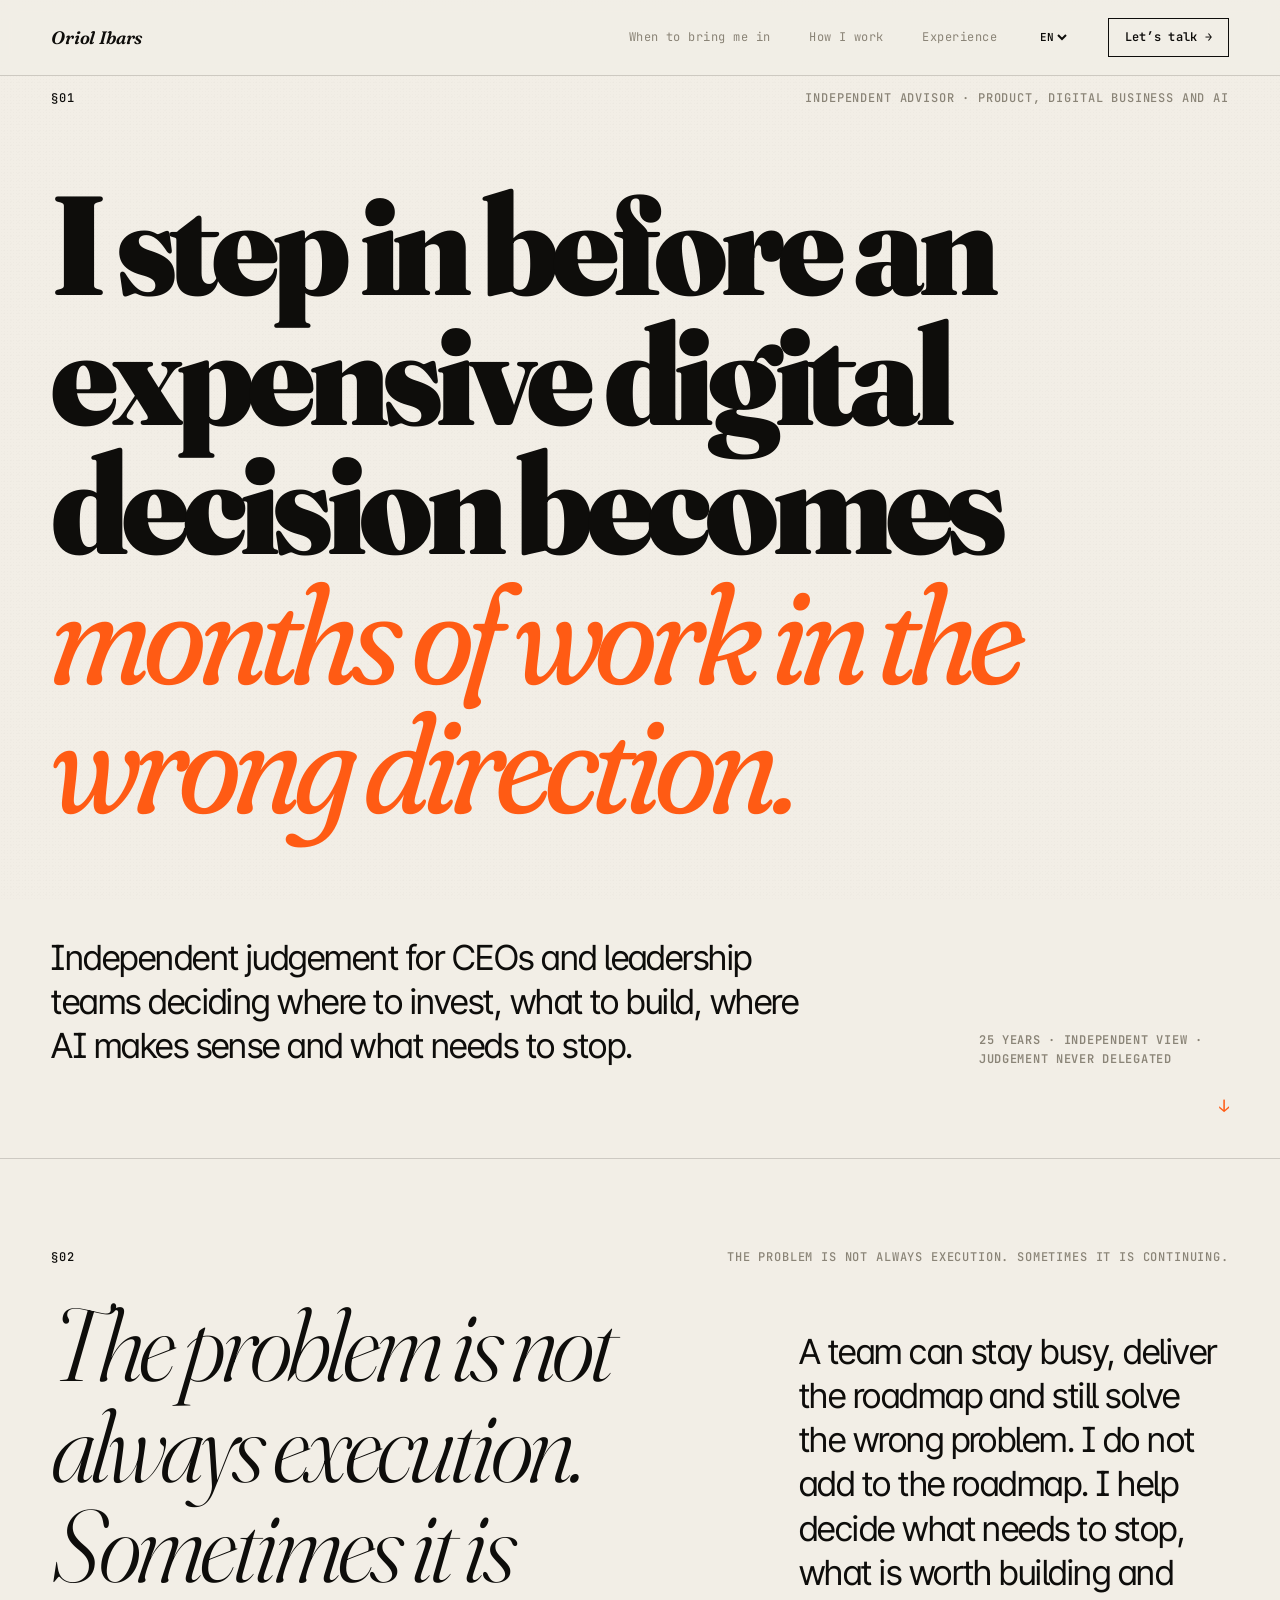
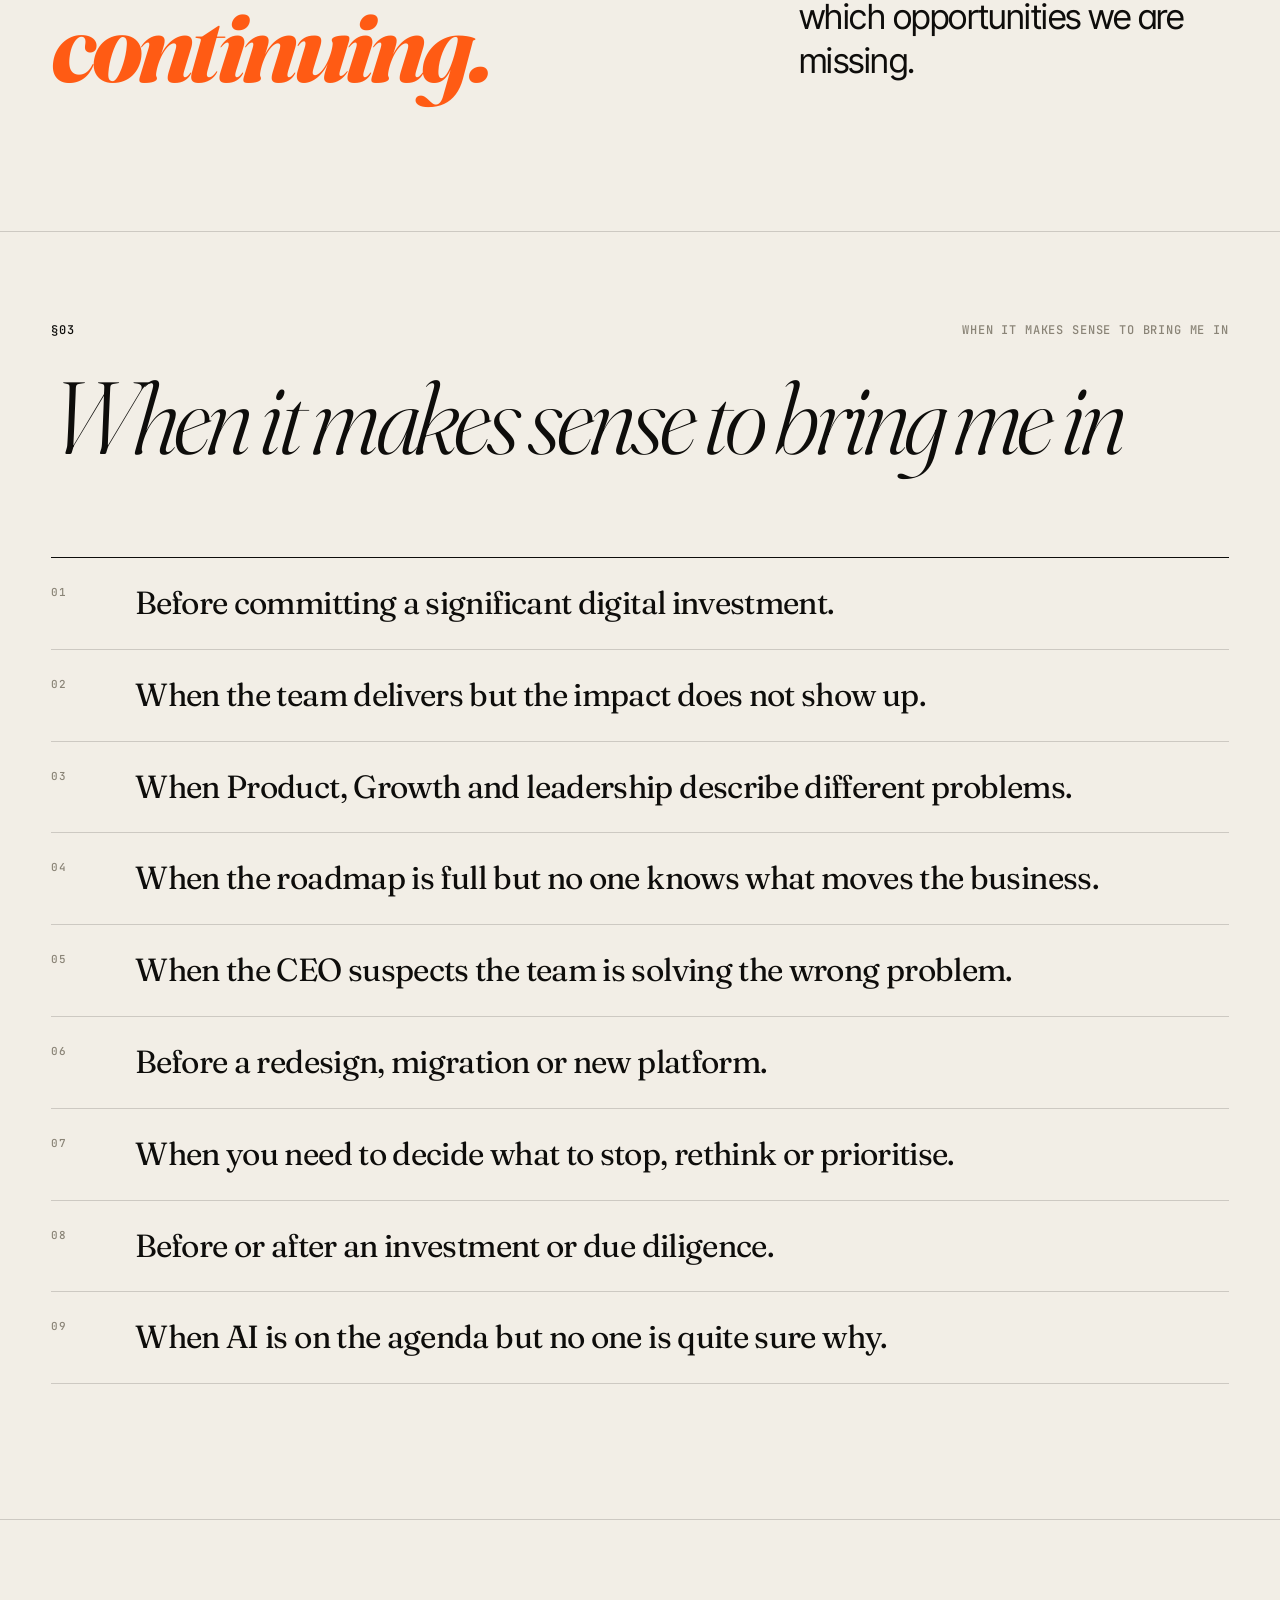
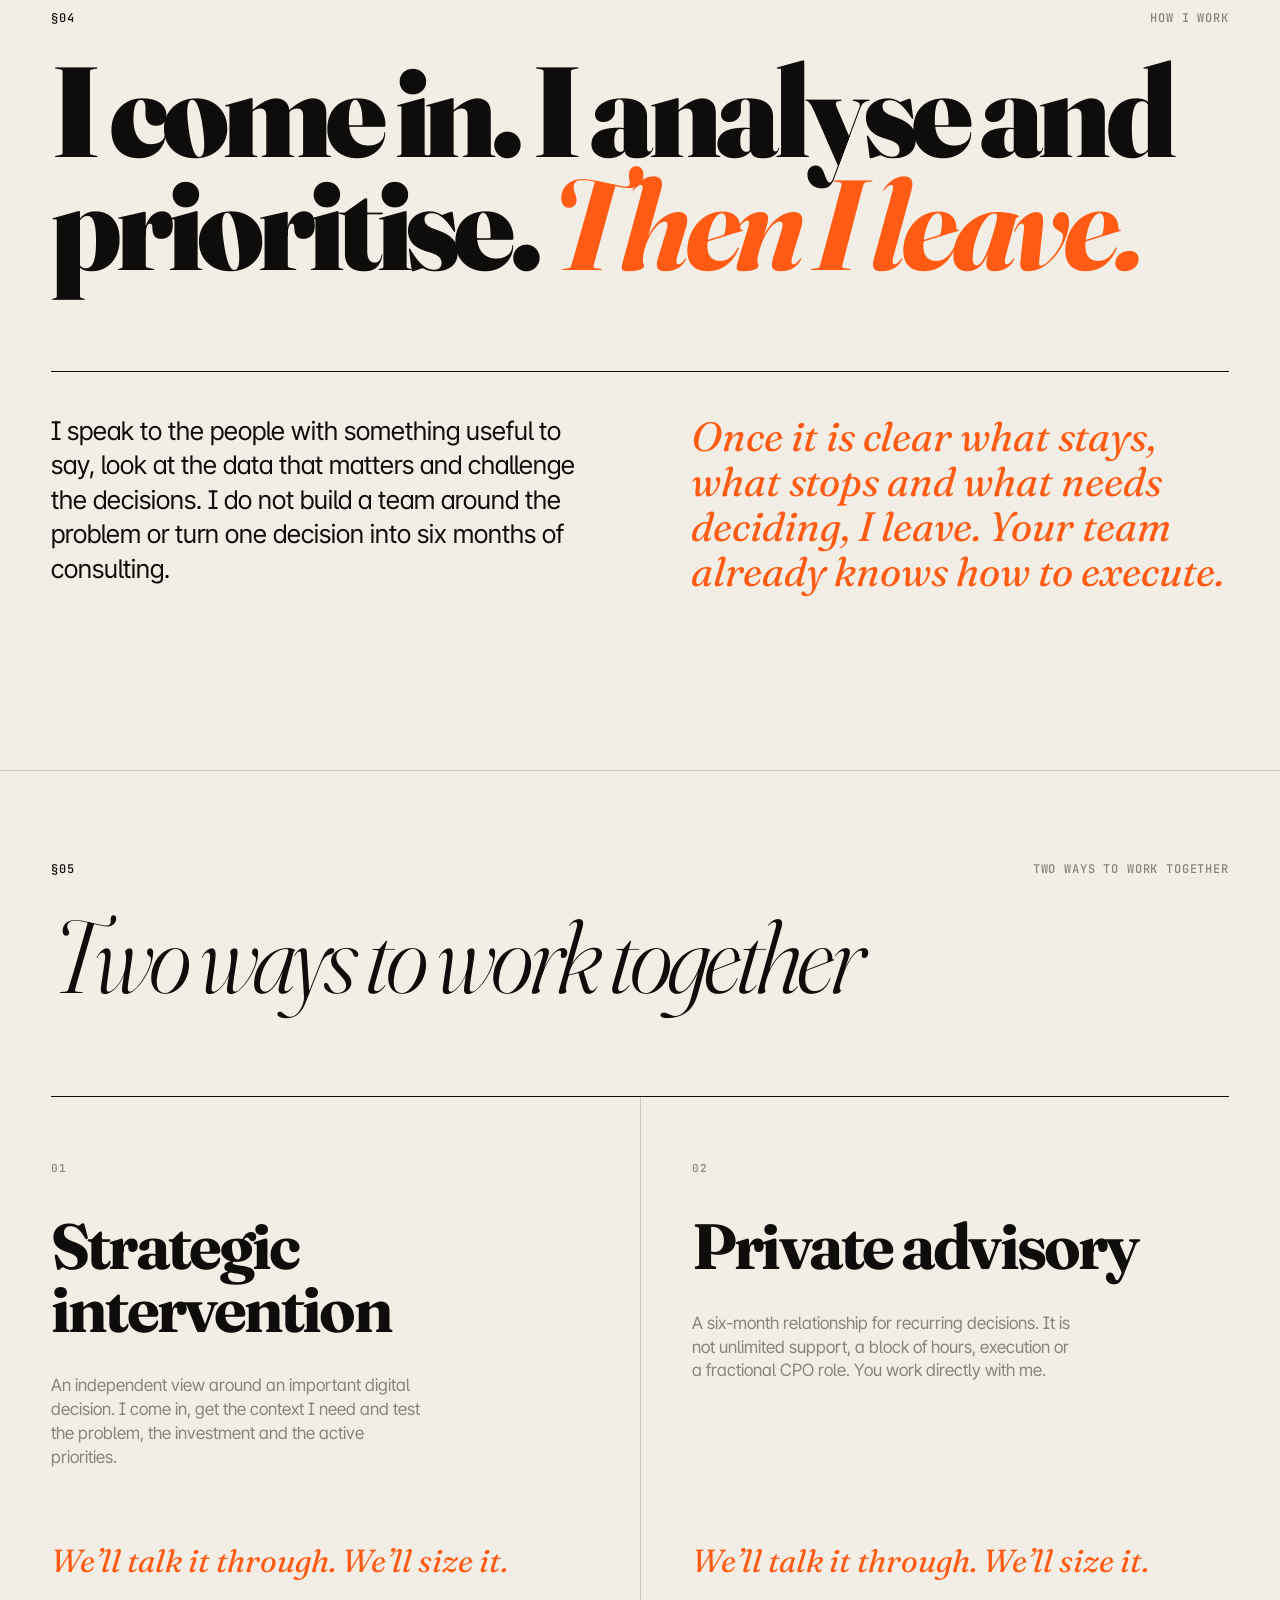
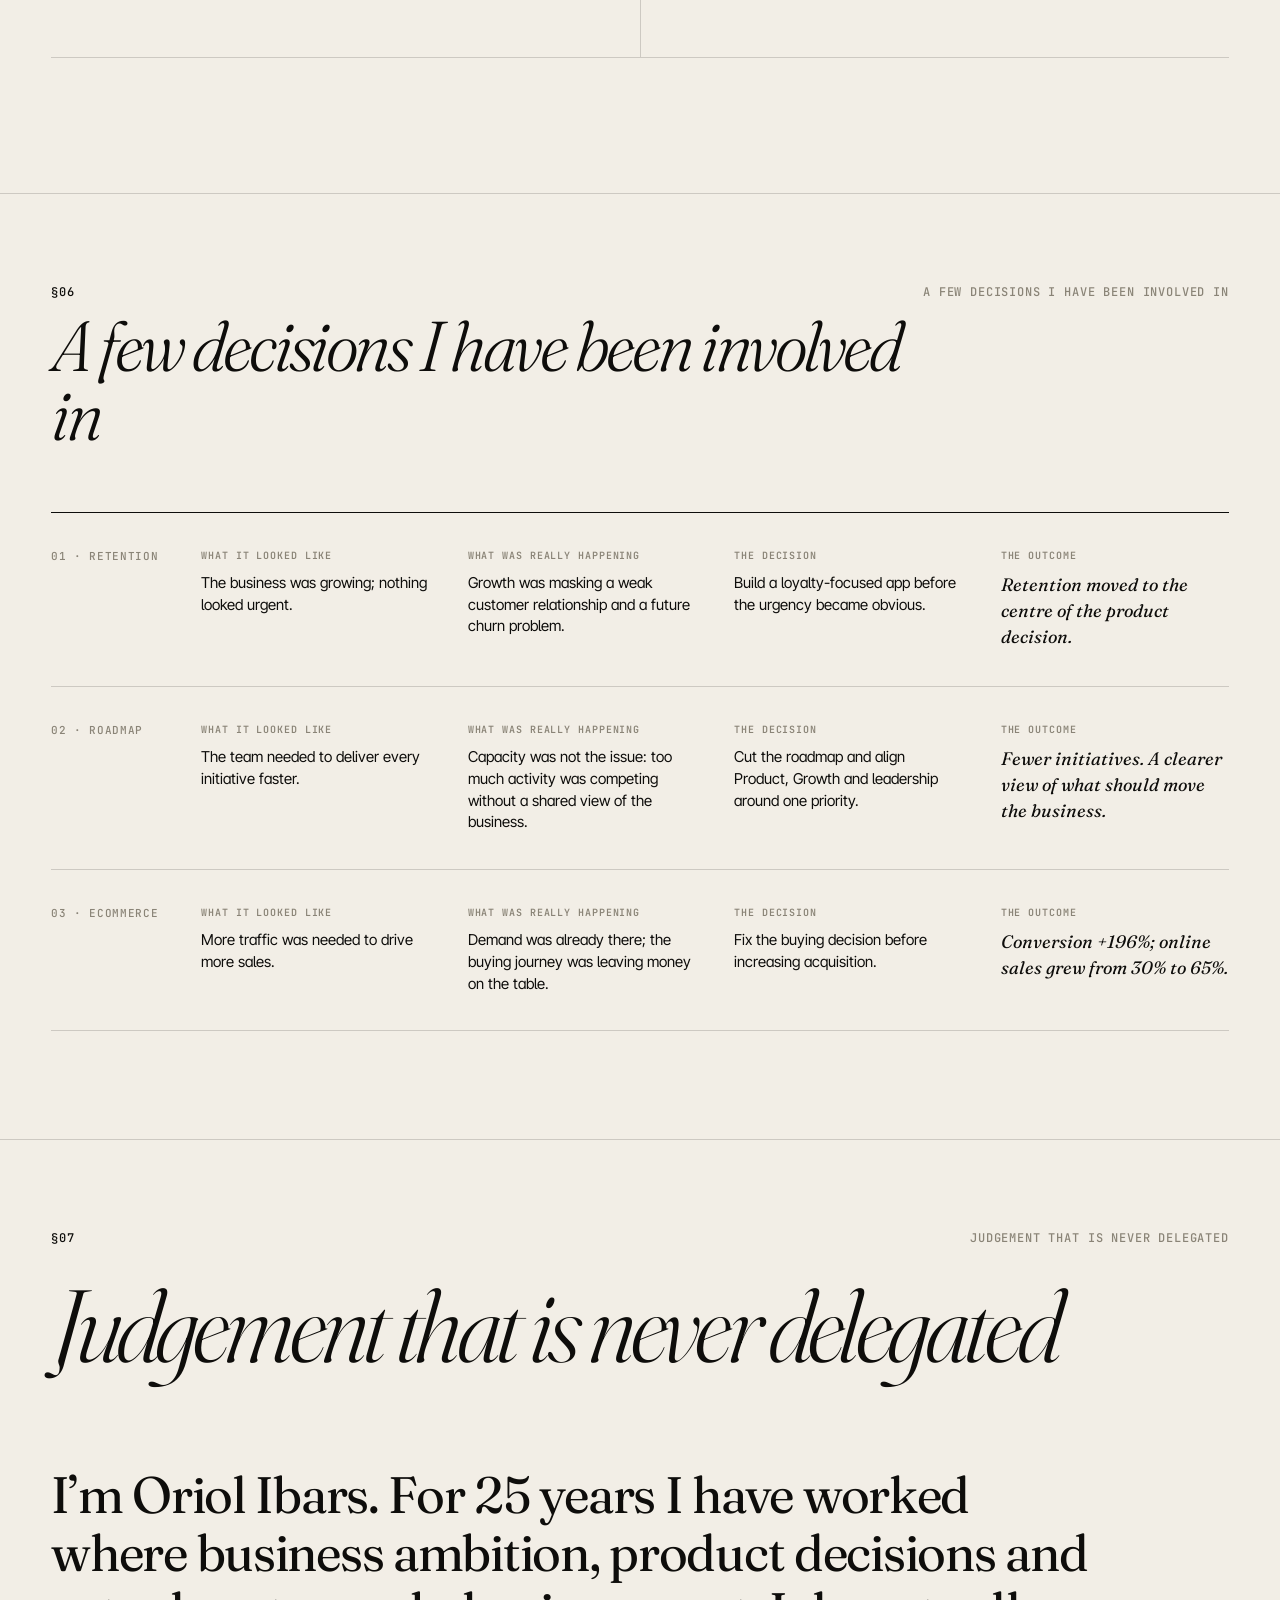
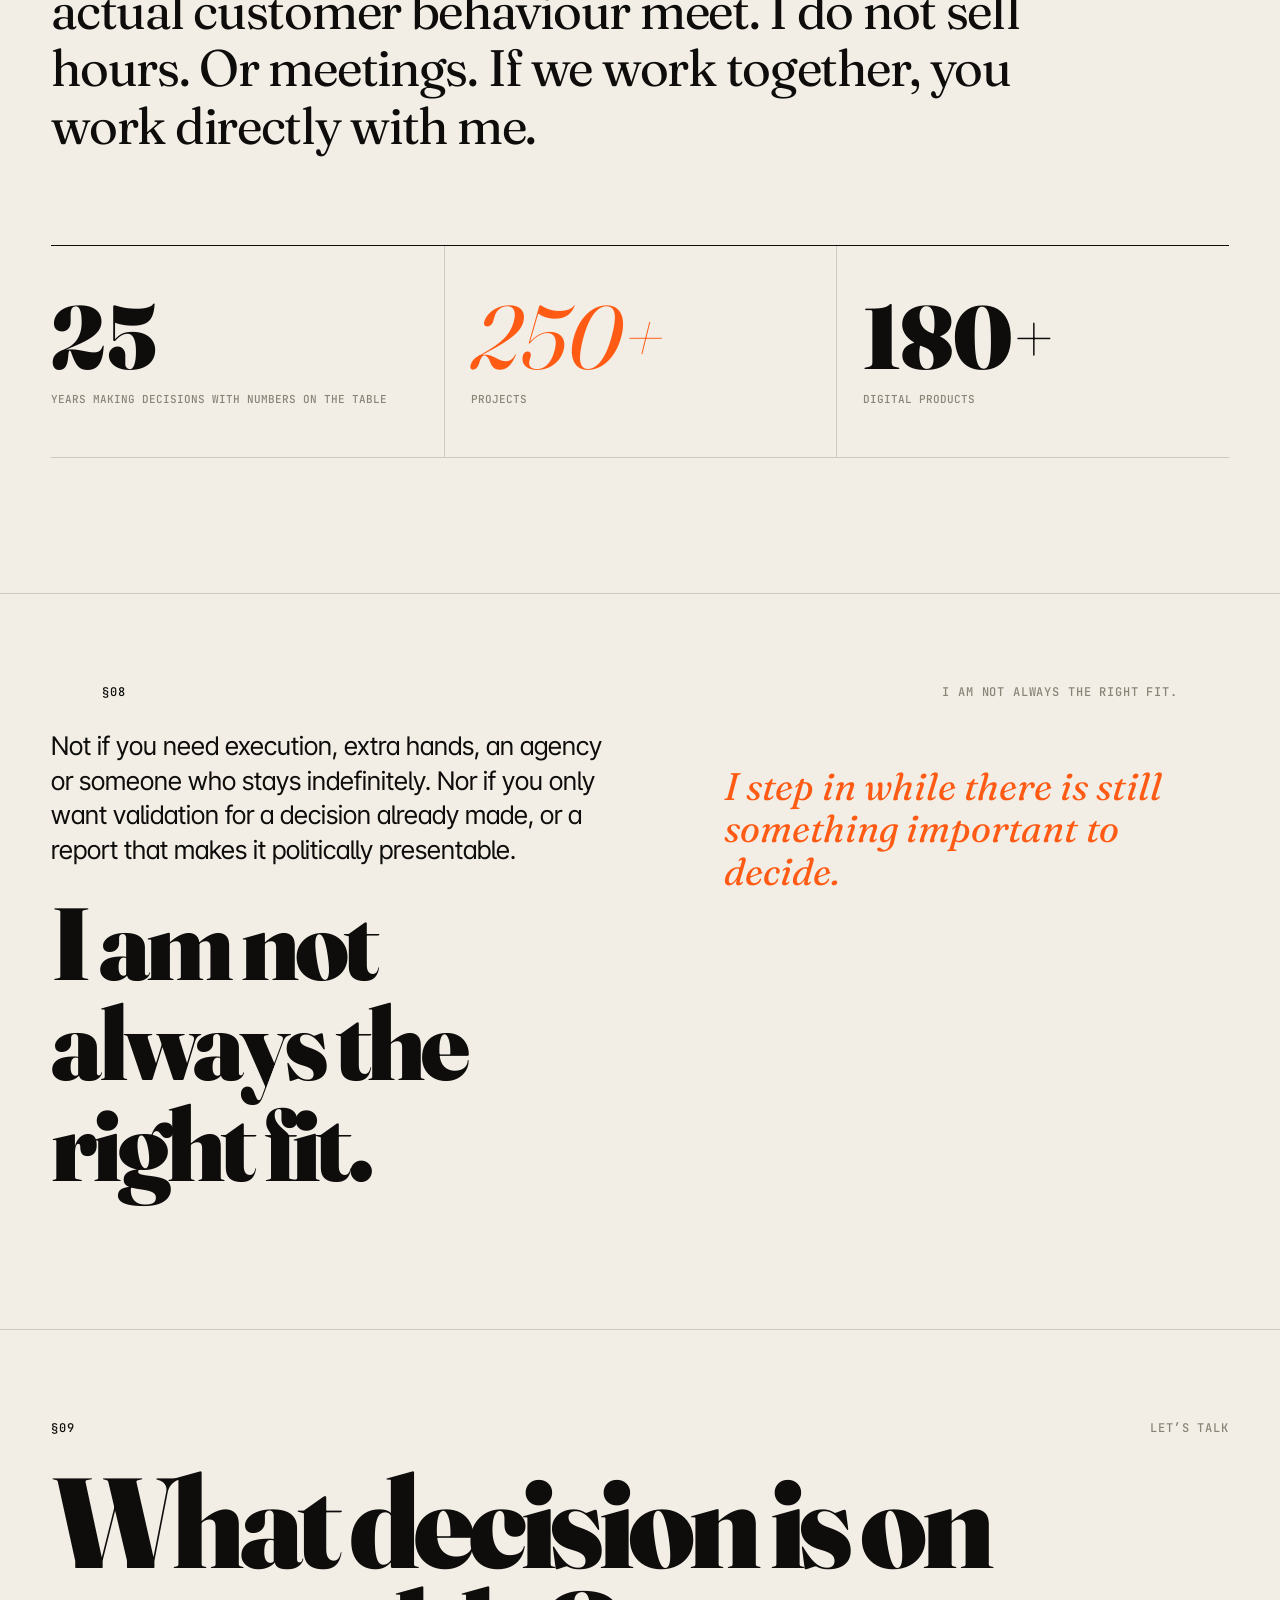
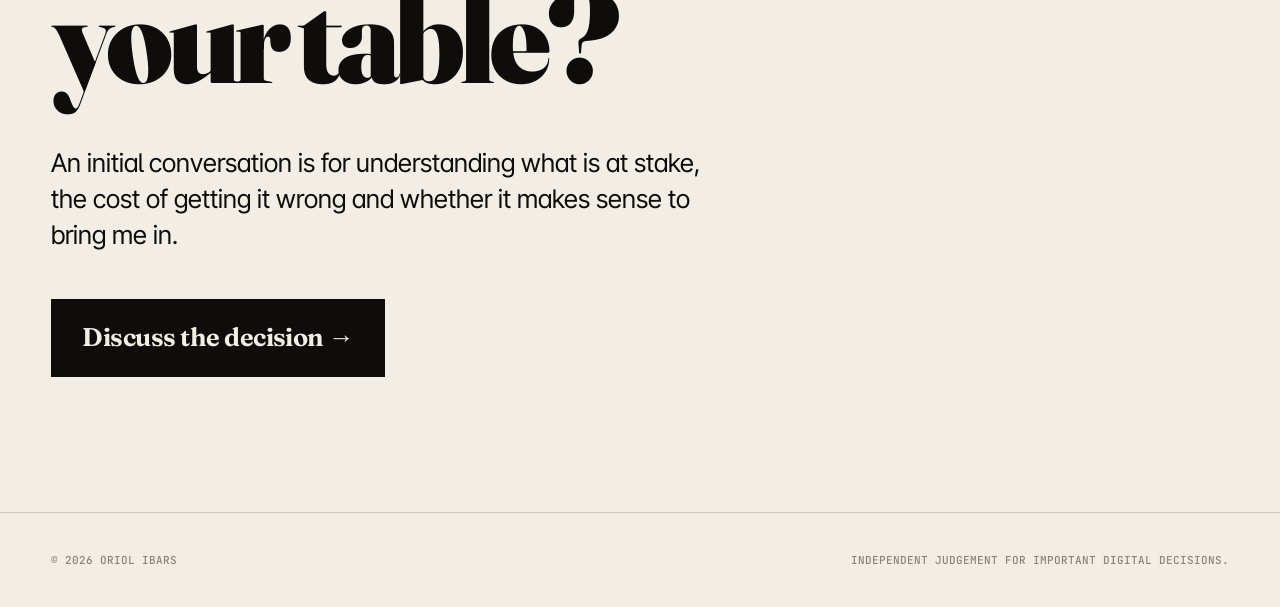
<file: index.html>
<!doctype html><html lang="en"><head><script async src="https://www.googletagmanager.com/gtag/js?id=G-YMDXPSY12W"></script><script>window.dataLayer=window.dataLayer||[];function gtag(){dataLayer.push(arguments);}gtag('js',new Date());gtag('config','G-YMDXPSY12W');</script><meta charset="utf-8"><meta name="viewport" content="width=device-width,initial-scale=1"><meta name="robots" content="noindex,follow"><title>Oriol Ibars</title><link rel="alternate" hreflang="ca" href="https://oriolibars.com/ca/"><link rel="alternate" hreflang="es" href="https://oriolibars.com/es/"><link rel="alternate" hreflang="en" href="https://oriolibars.com/en/"><link rel="alternate" hreflang="x-default" href="https://oriolibars.com/en/"><script defer src="/assets/redirect.js"></script><noscript><meta http-equiv="refresh" content="0;url=/en/"></noscript></head><body><p><a href="/ca/">Català</a> · <a href="/es/">Castellano</a> · <a href="/en/">English</a></p></body></html>
</file>
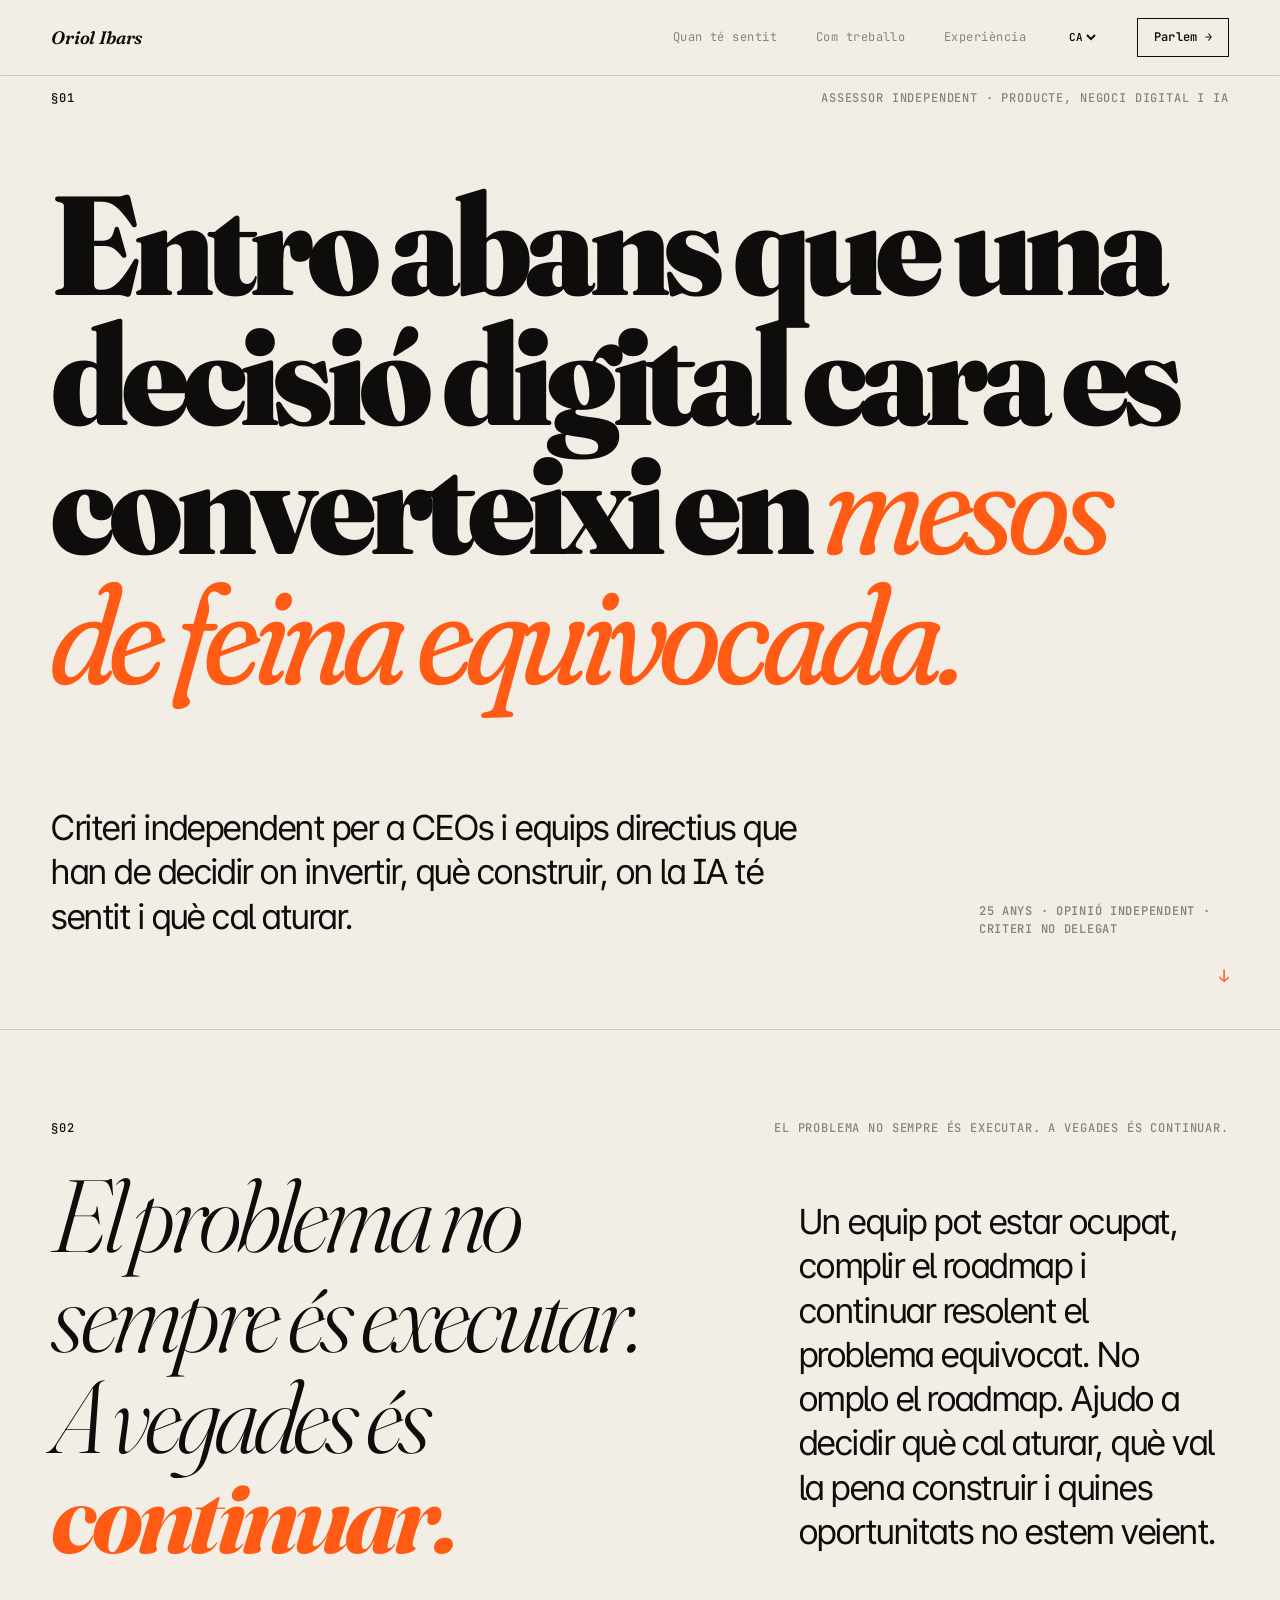
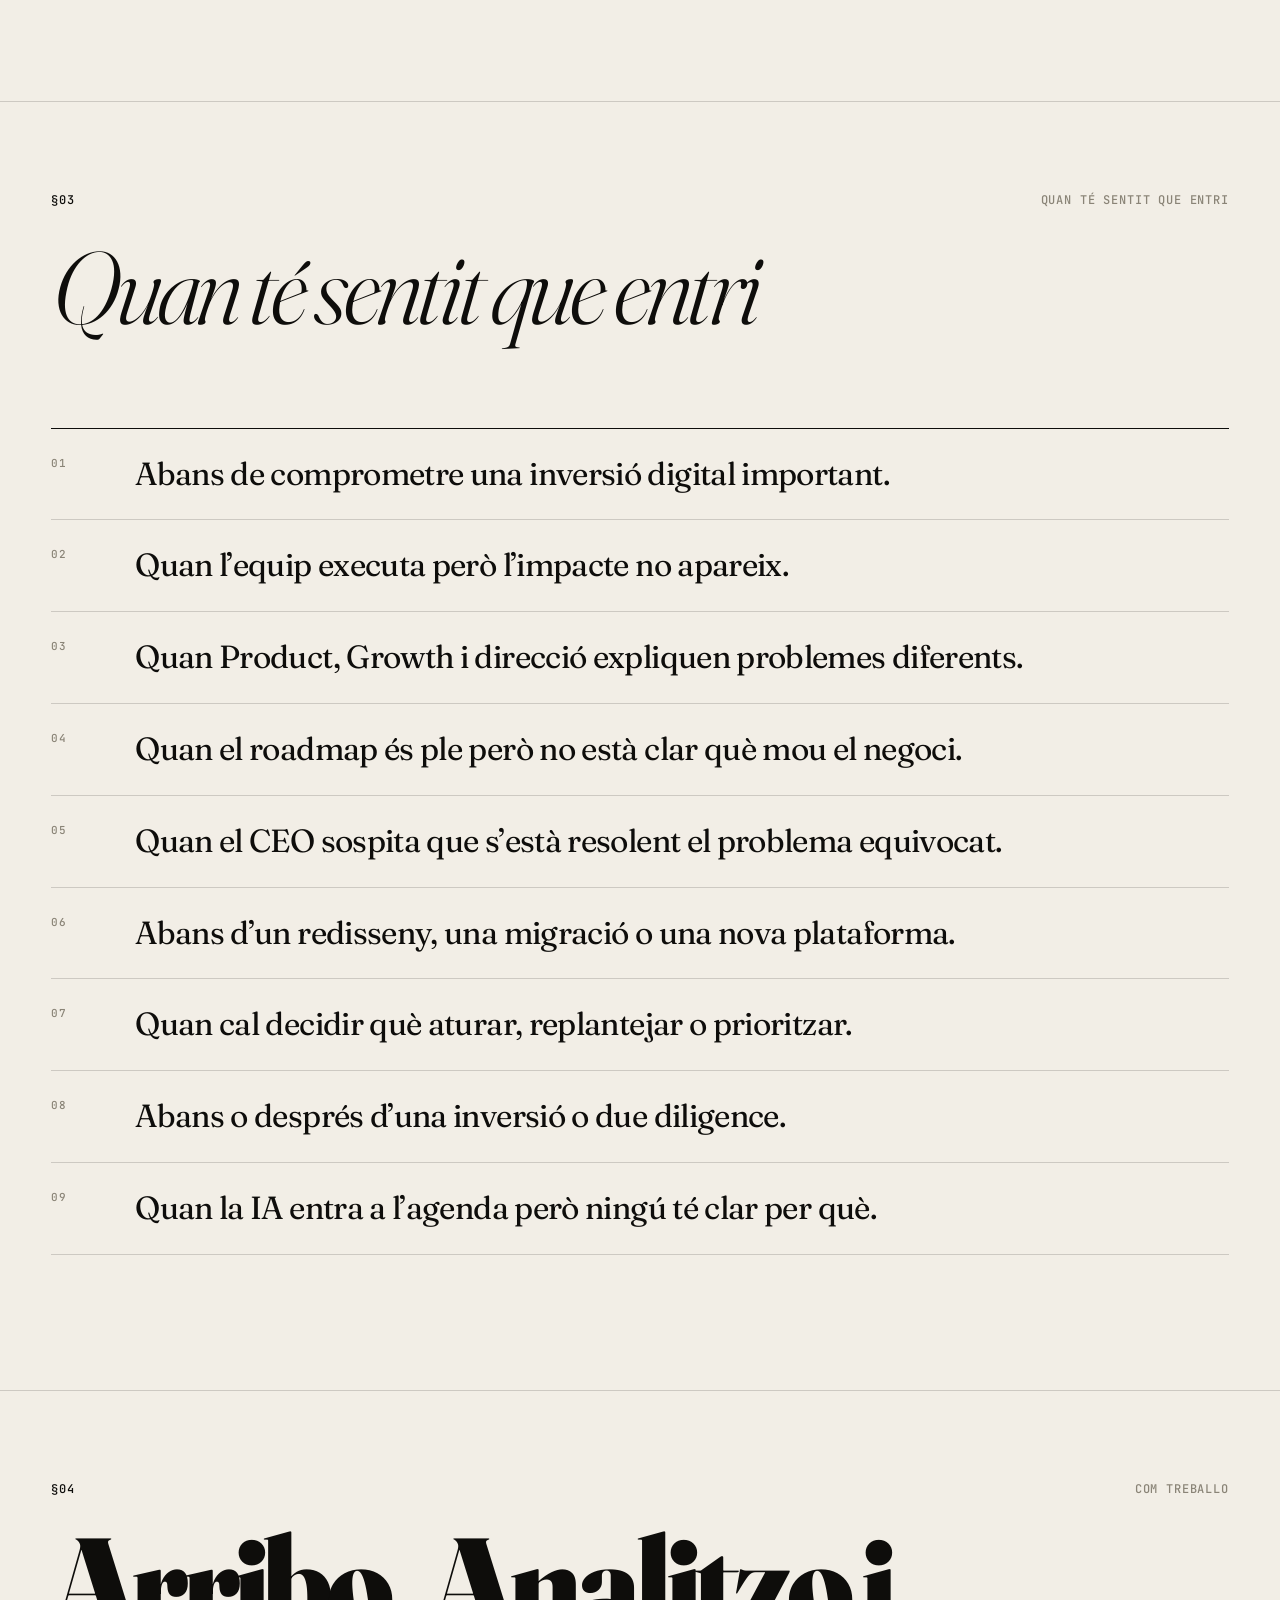
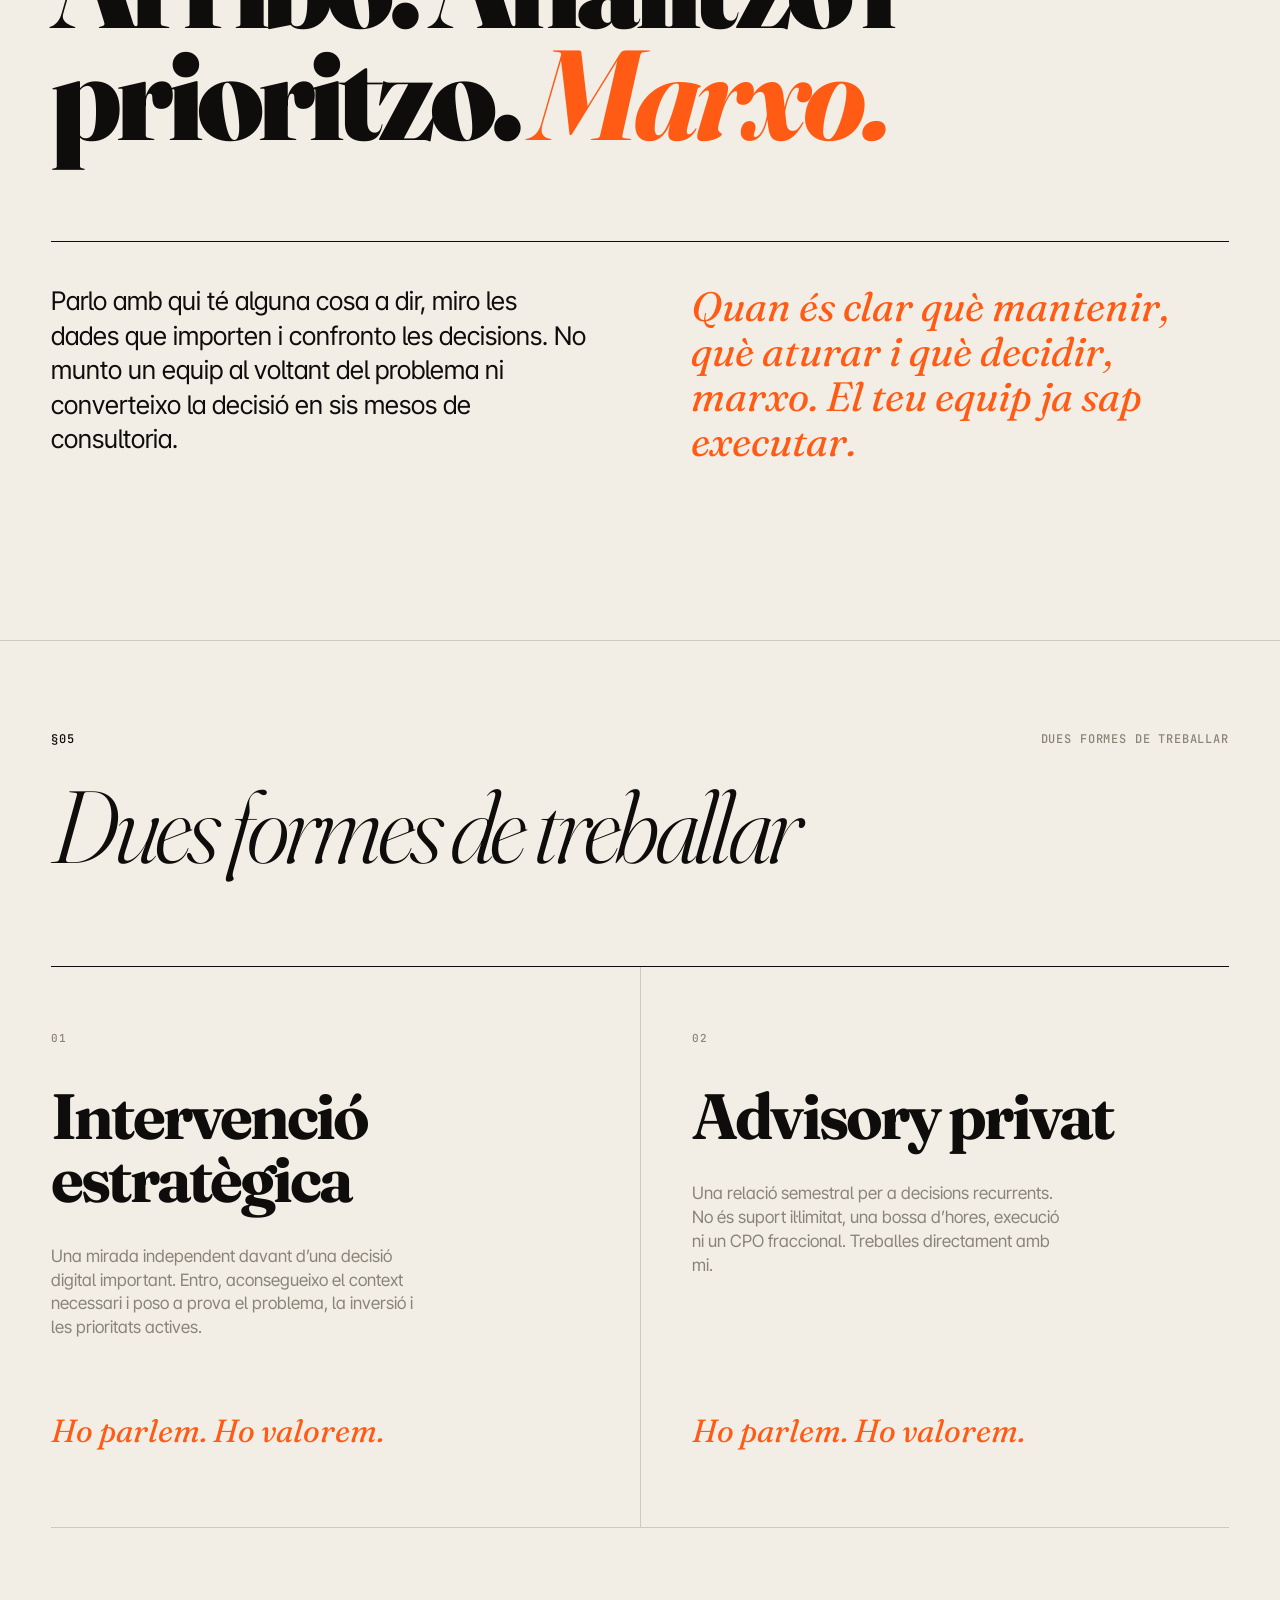
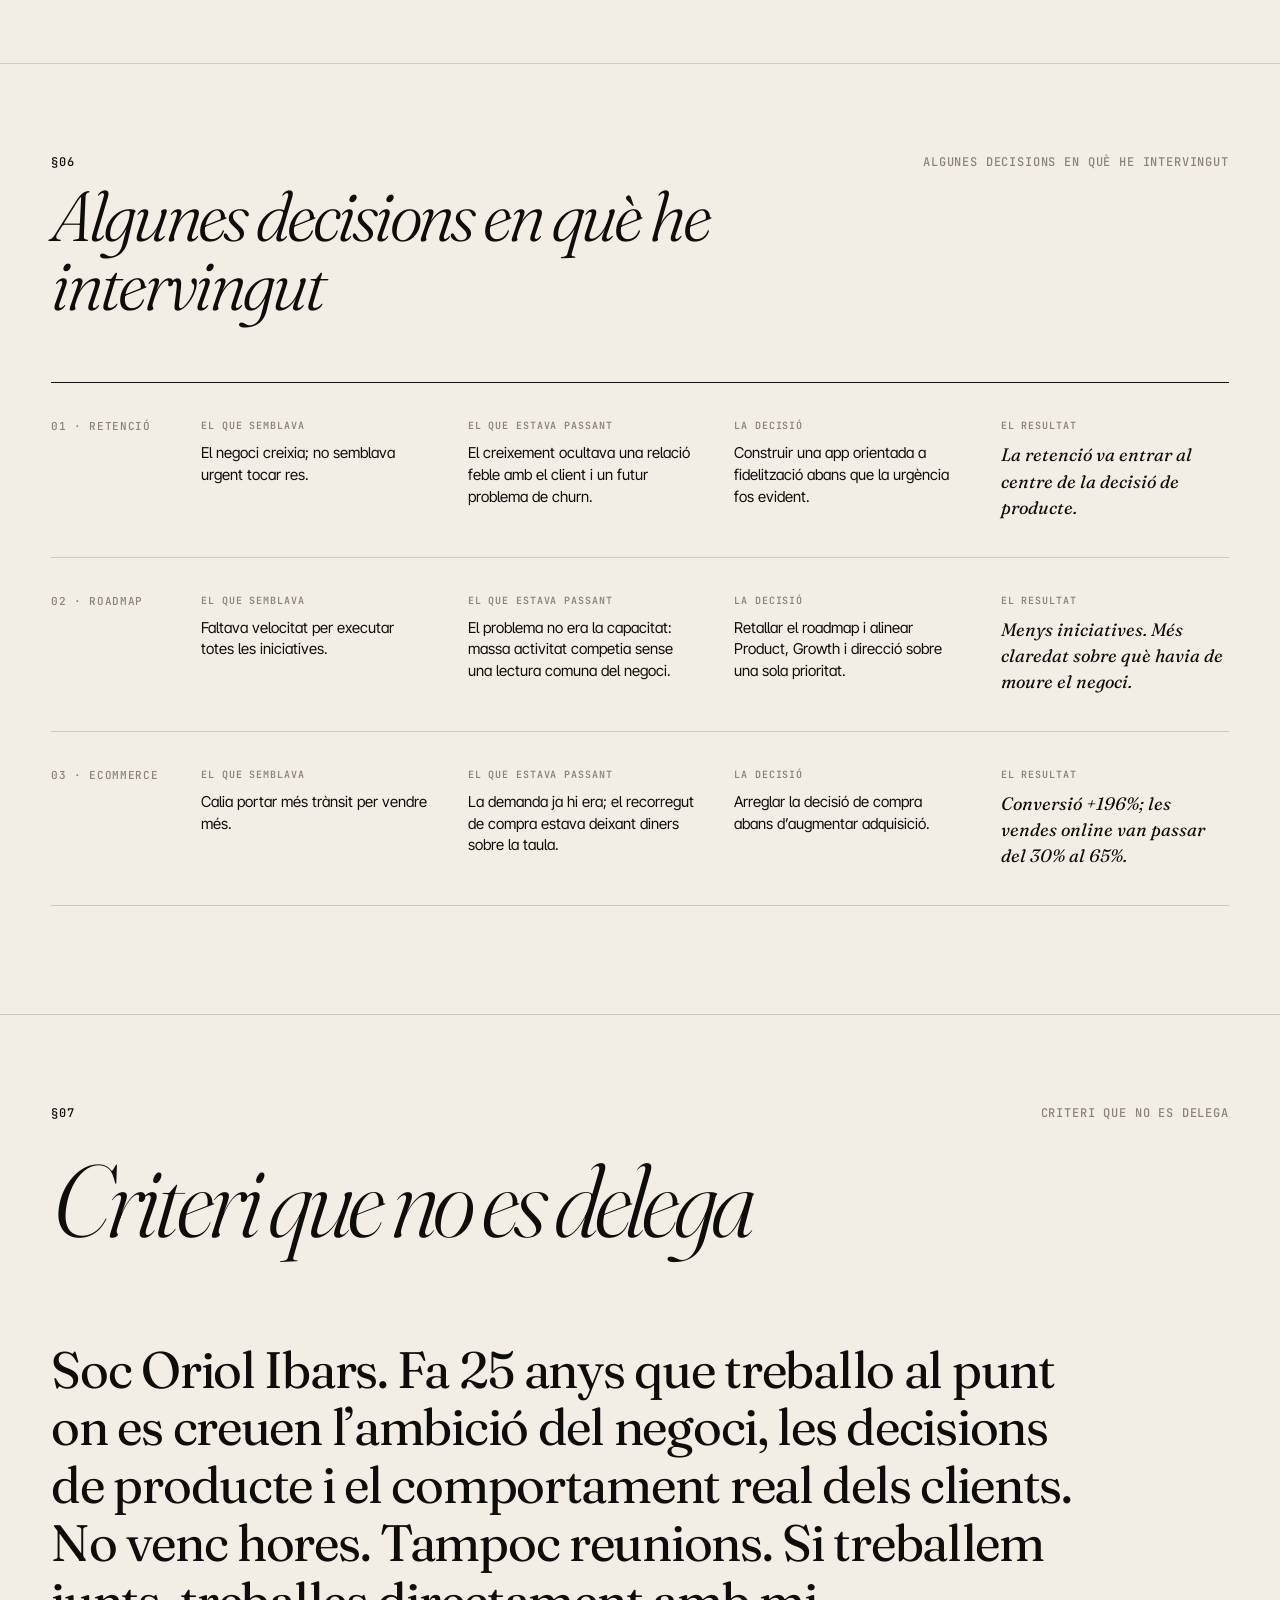
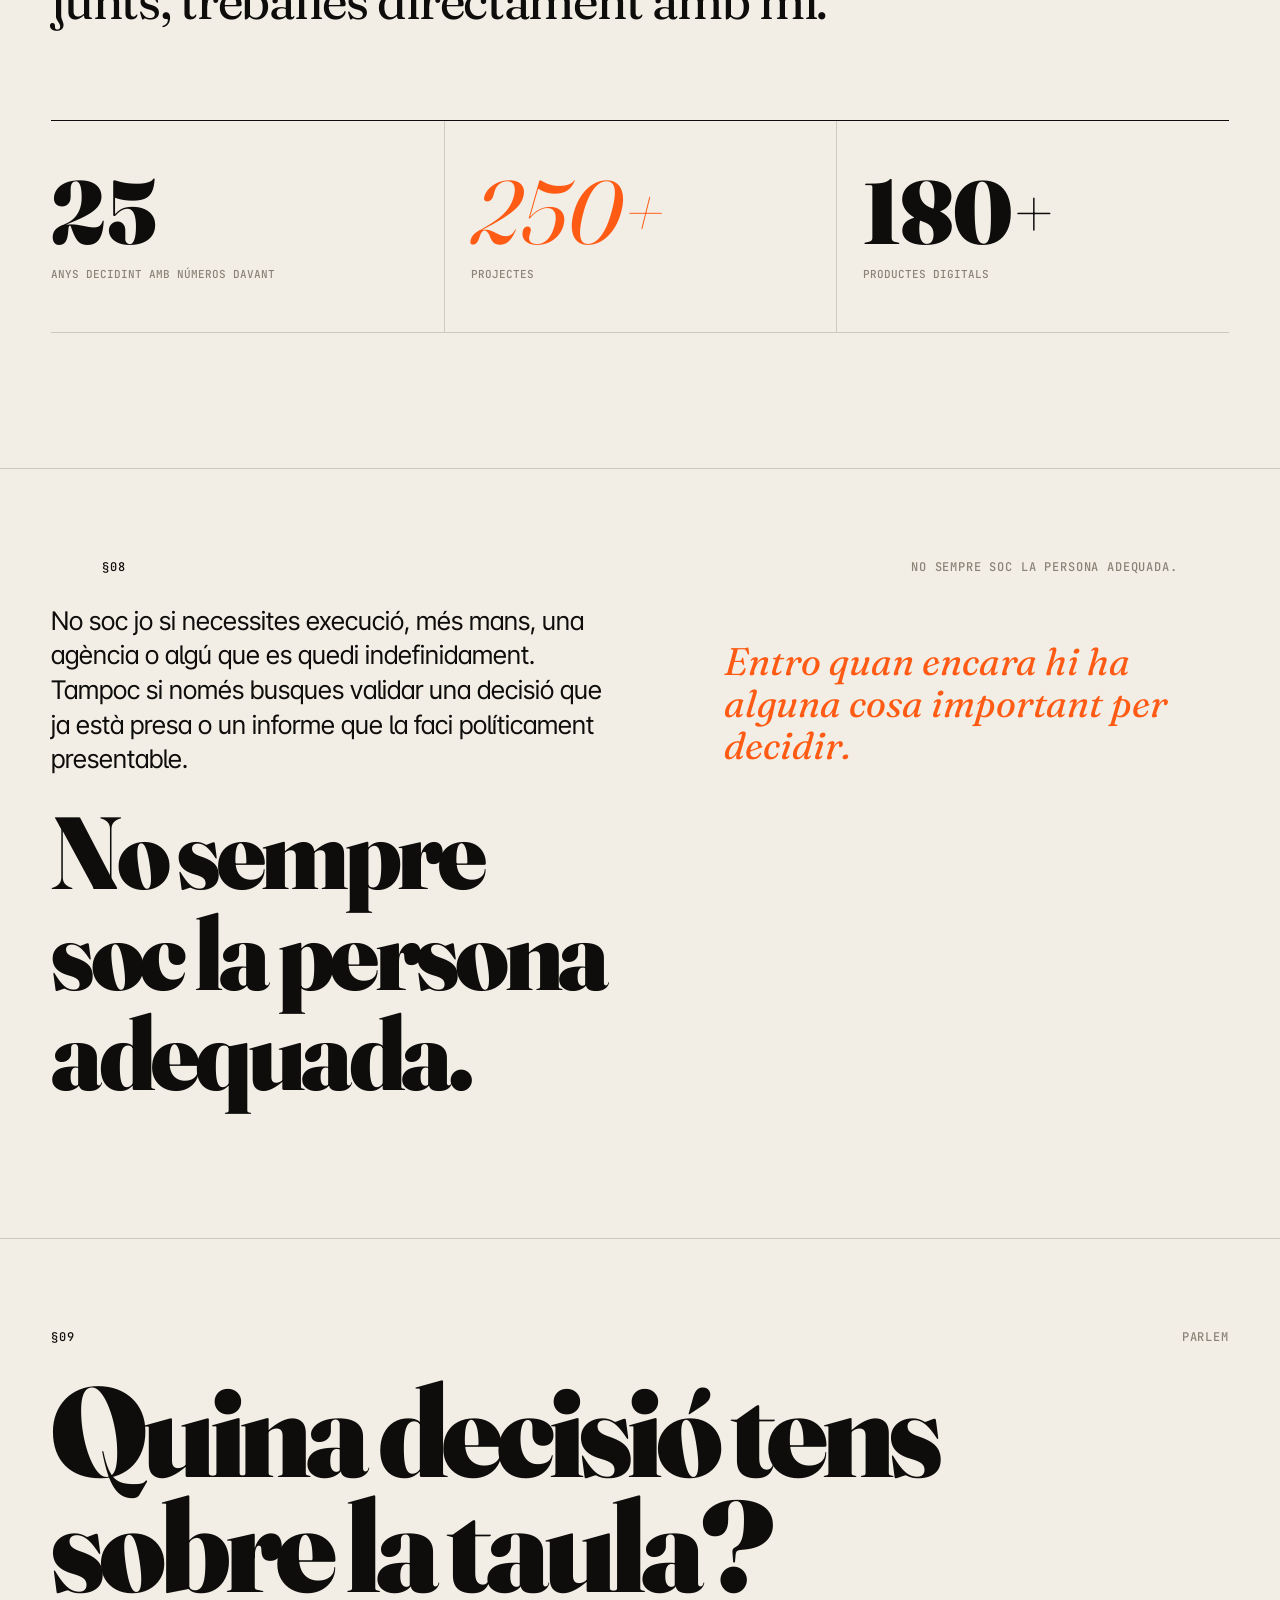
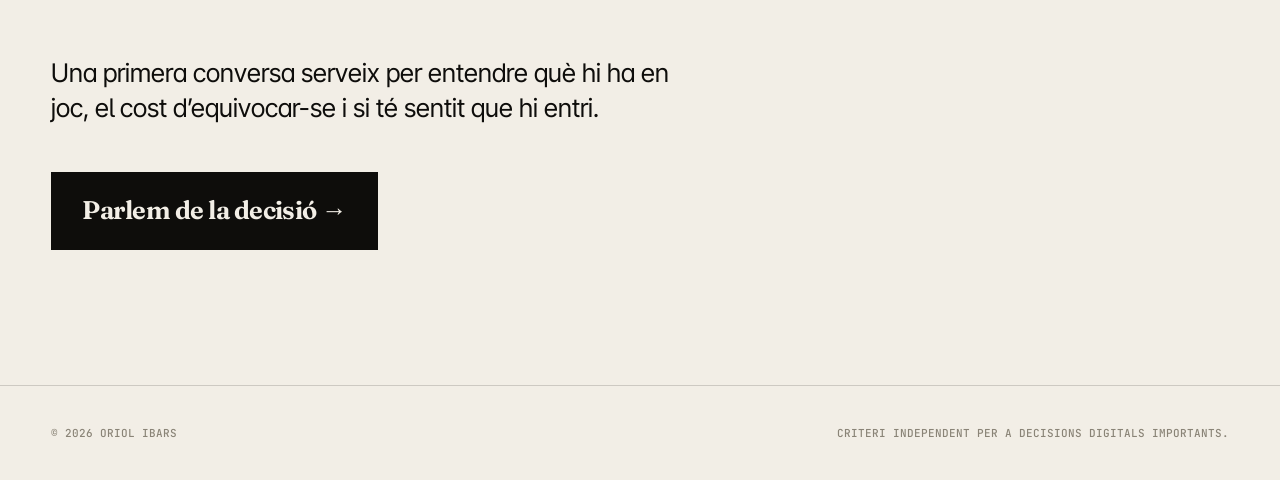
<file: ca/index.html>
<!doctype html><html lang="ca" data-page=""><head>
    <!-- Google tag (gtag.js) -->
    <script async src="https://www.googletagmanager.com/gtag/js?id=G-YMDXPSY12W"></script>
    <script>window.dataLayer=window.dataLayer||[];function gtag(){dataLayer.push(arguments);}gtag('js',new Date());gtag('config','G-YMDXPSY12W');</script>
    <meta charset="utf-8"><meta name="viewport" content="width=device-width,initial-scale=1">
    <title>Oriol Ibars — Criteri independent per a decisions digitals importants</title><meta name="description" content="Ajudo CEOs i equips directius a prendre millors decisions sobre productes i negocis digitals quan equivocar-se és car.">
    <link rel="canonical" href="https://oriolibars.com/ca/"><link rel="alternate" hreflang="ca" href="https://oriolibars.com/ca/"><link rel="alternate" hreflang="es" href="https://oriolibars.com/es/"><link rel="alternate" hreflang="en" href="https://oriolibars.com/en/"><link rel="alternate" hreflang="x-default" href="https://oriolibars.com/en/">
    <meta property="og:type" content="website"><meta property="og:title" content="Oriol Ibars — Criteri independent per a decisions digitals importants">
    <meta property="og:description" content="Ajudo CEOs i equips directius a prendre millors decisions sobre productes i negocis digitals quan equivocar-se és car."><meta property="og:url" content="https://oriolibars.com/ca/">
    <meta name="twitter:card" content="summary">
    <link rel="preconnect" href="https://fonts.googleapis.com"><link rel="preconnect" href="https://fonts.gstatic.com" crossorigin>
    <link rel="stylesheet" href="https://fonts.googleapis.com/css2?family=Fraunces:ital,opsz,wght@0,9..144,300..900;1,9..144,300..900&family=Inter+Tight:wght@400..800&family=JetBrains+Mono:wght@500..700&display=swap">
    <link rel="stylesheet" href="/assets/site.css?v=20260718"><script defer src="/assets/site.js?v=20260718"></script>
  </head><body><a class="skip" href="#main">Anar al contingut</a><nav class="nav" aria-label="Navegació principal">
    <a class="brand" href="/ca/">Oriol Ibars</a>
    <div class="nav__links">
      <a href="/ca/#moments">Quan té sentit</a>
      <a href="/ca/#approach">Com treballo</a>
      <a href="/ca/#about">Experiència</a>
      <select class="language" data-language aria-label="Idioma">
        <option value="ca" selected>CA</option><option value="es">ES</option><option value="en">EN</option>
      </select>
      <a class="button" href="/ca/contact/">Parlem →</a>
    </div>
  </nav><main id="main">
    <section class="section hero">
      <p class="eyebrow"><span>§01</span><span>Assessor independent · Producte, negoci digital i IA</span></p>
      <h1>Entro abans que una decisió digital cara es converteixi en <em>mesos de feina equivocada.</em></h1>
      <div class="hero__foot"><p class="lede">Criteri independent per a CEOs i equips directius que han de decidir on invertir, què construir, on la IA té sentit i què cal aturar.</p><span class="hero__signal">25 anys · Opinió independent · Criteri no delegat</span></div>
    </section>
    <section class="section tension">
      <p class="eyebrow"><span>§02</span><span>El problema no sempre és executar. A vegades és continuar.</span></p>
      <div class="split"><h2>El problema no sempre és executar. A vegades és <em>continuar.</em></h2><p class="lede">Un equip pot estar ocupat, complir el roadmap i continuar resolent el problema equivocat. No omplo el roadmap. Ajudo a decidir què cal aturar, què val la pena construir i quines oportunitats no estem veient.</p></div>
    </section>
    <section class="section" id="moments">
      <p class="eyebrow"><span>§03</span><span>Quan té sentit que entri</span></p><h2>Quan té sentit que entri</h2>
      <ol class="moments"><li><span class="num">01</span><span>Abans de comprometre una inversió digital important.</span></li><li><span class="num">02</span><span>Quan l’equip executa però l’impacte no apareix.</span></li><li><span class="num">03</span><span>Quan Product, Growth i direcció expliquen problemes diferents.</span></li><li><span class="num">04</span><span>Quan el roadmap és ple però no està clar què mou el negoci.</span></li><li><span class="num">05</span><span>Quan el CEO sospita que s’està resolent el problema equivocat.</span></li><li><span class="num">06</span><span>Abans d’un redisseny, una migració o una nova plataforma.</span></li><li><span class="num">07</span><span>Quan cal decidir què aturar, replantejar o prioritzar.</span></li><li><span class="num">08</span><span>Abans o després d’una inversió o due diligence.</span></li><li><span class="num">09</span><span>Quan la IA entra a l’agenda però ningú té clar per què.</span></li></ol>
    </section>
    <section class="section approach" id="approach">
      <p class="eyebrow"><span>§04</span><span>Com treballo</span></p>
      <h2>Arribo. Analitzo i prioritzo. <em>Marxo.</em></h2>
      <div class="approach__copy"><p>Parlo amb qui té alguna cosa a dir, miro les dades que importen i confronto les decisions. No munto un equip al voltant del problema ni converteixo la decisió en sis mesos de consultoria.</p><p class="approach__close">Quan és clar què mantenir, què aturar i què decidir, marxo. El teu equip ja sap executar.</p></div>
    </section>
    <section class="section">
      <p class="eyebrow"><span>§05</span><span>Dues formes de treballar</span></p><h2>Dues formes de treballar</h2>
      <div class="offers"><article class="offer"><span class="num">01</span><h3>Intervenció estratègica</h3><p>Una mirada independent davant d’una decisió digital important. Entro, aconsegueixo el context necessari i poso a prova el problema, la inversió i les prioritats actives.</p><p class="offer__price">Ho parlem. Ho valorem.</p></article><article class="offer"><span class="num">02</span><h3>Advisory privat</h3><p>Una relació semestral per a decisions recurrents. No és suport il·limitat, una bossa d’hores, execució ni un CPO fraccional. Treballes directament amb mi.</p><p class="offer__price">Ho parlem. Ho valorem.</p></article></div>
    </section>
    <section class="section decisions">
      <p class="eyebrow"><span>§06</span><span>Algunes decisions en què he intervingut</span></p><h2>Algunes decisions en què he intervingut</h2>
      <div class="decisions__list">
    <article class="decision">
      <span class="meta">01 · Retenció</span>
      <dl><div><dt>El que semblava</dt><dd>El negoci creixia; no semblava urgent tocar res.</dd></div><div><dt>El que estava passant</dt><dd>El creixement ocultava una relació feble amb el client i un futur problema de churn.</dd></div><div><dt>La decisió</dt><dd>Construir una app orientada a fidelització abans que la urgència fos evident.</dd></div><div><dt>El resultat</dt><dd>La retenció va entrar al centre de la decisió de producte.</dd></div></dl>
    </article>
    <article class="decision">
      <span class="meta">02 · Roadmap</span>
      <dl><div><dt>El que semblava</dt><dd>Faltava velocitat per executar totes les iniciatives.</dd></div><div><dt>El que estava passant</dt><dd>El problema no era la capacitat: massa activitat competia sense una lectura comuna del negoci.</dd></div><div><dt>La decisió</dt><dd>Retallar el roadmap i alinear Product, Growth i direcció sobre una sola prioritat.</dd></div><div><dt>El resultat</dt><dd>Menys iniciatives. Més claredat sobre què havia de moure el negoci.</dd></div></dl>
    </article>
    <article class="decision">
      <span class="meta">03 · Ecommerce</span>
      <dl><div><dt>El que semblava</dt><dd>Calia portar més trànsit per vendre més.</dd></div><div><dt>El que estava passant</dt><dd>La demanda ja hi era; el recorregut de compra estava deixant diners sobre la taula.</dd></div><div><dt>La decisió</dt><dd>Arreglar la decisió de compra abans d’augmentar adquisició.</dd></div><div><dt>El resultat</dt><dd>Conversió +196%; les vendes online van passar del 30% al 65%.</dd></div></dl>
    </article></div>
    </section>
    <section class="section" id="about">
      <p class="eyebrow"><span>§07</span><span>Criteri que no es delega</span></p><h2>Criteri que no es delega</h2>
      <p class="bio">Soc Oriol Ibars. Fa 25 anys que treballo al punt on es creuen l’ambició del negoci, les decisions de producte i el comportament real dels clients. No venc hores. Tampoc reunions. Si treballem junts, treballes directament amb mi.</p><div class="proof proof--three"><div class="proof__item"><span class="proof__value">25</span><span class="proof__label">anys decidint amb números davant</span></div><div class="proof__item"><span class="proof__value">250+</span><span class="proof__label">projectes</span></div><div class="proof__item"><span class="proof__value">180+</span><span class="proof__label">productes digitals</span></div></div>
    </section>
    <section class="section not-fit">
      <p class="eyebrow"><span>§08</span><span>No sempre soc la persona adequada.</span></p><h2>No sempre soc la persona adequada.</h2>
      <p class="not-fit__body">No soc jo si necessites execució, més mans, una agència o algú que es quedi indefinidament. Tampoc si només busques validar una decisió que ja està presa o un informe que la faci políticament presentable.</p><p class="not-fit__close">Entro quan encara hi ha alguna cosa important per decidir.</p>
    </section>
    <section class="section cta">
      <p class="eyebrow"><span>§09</span><span>Parlem</span></p><h2>Quina decisió tens sobre la taula?</h2>
      <p>Una primera conversa serveix per entendre què hi ha en joc, el cost d’equivocar-se i si té sentit que hi entri.</p><a class="button button--accent" href="/ca/contact/">Parlem de la decisió →</a>
    </section>
  </main><footer class="foot"><span>© 2026 Oriol Ibars</span><span>Criteri independent per a decisions digitals importants.</span></footer></body></html>
</file>
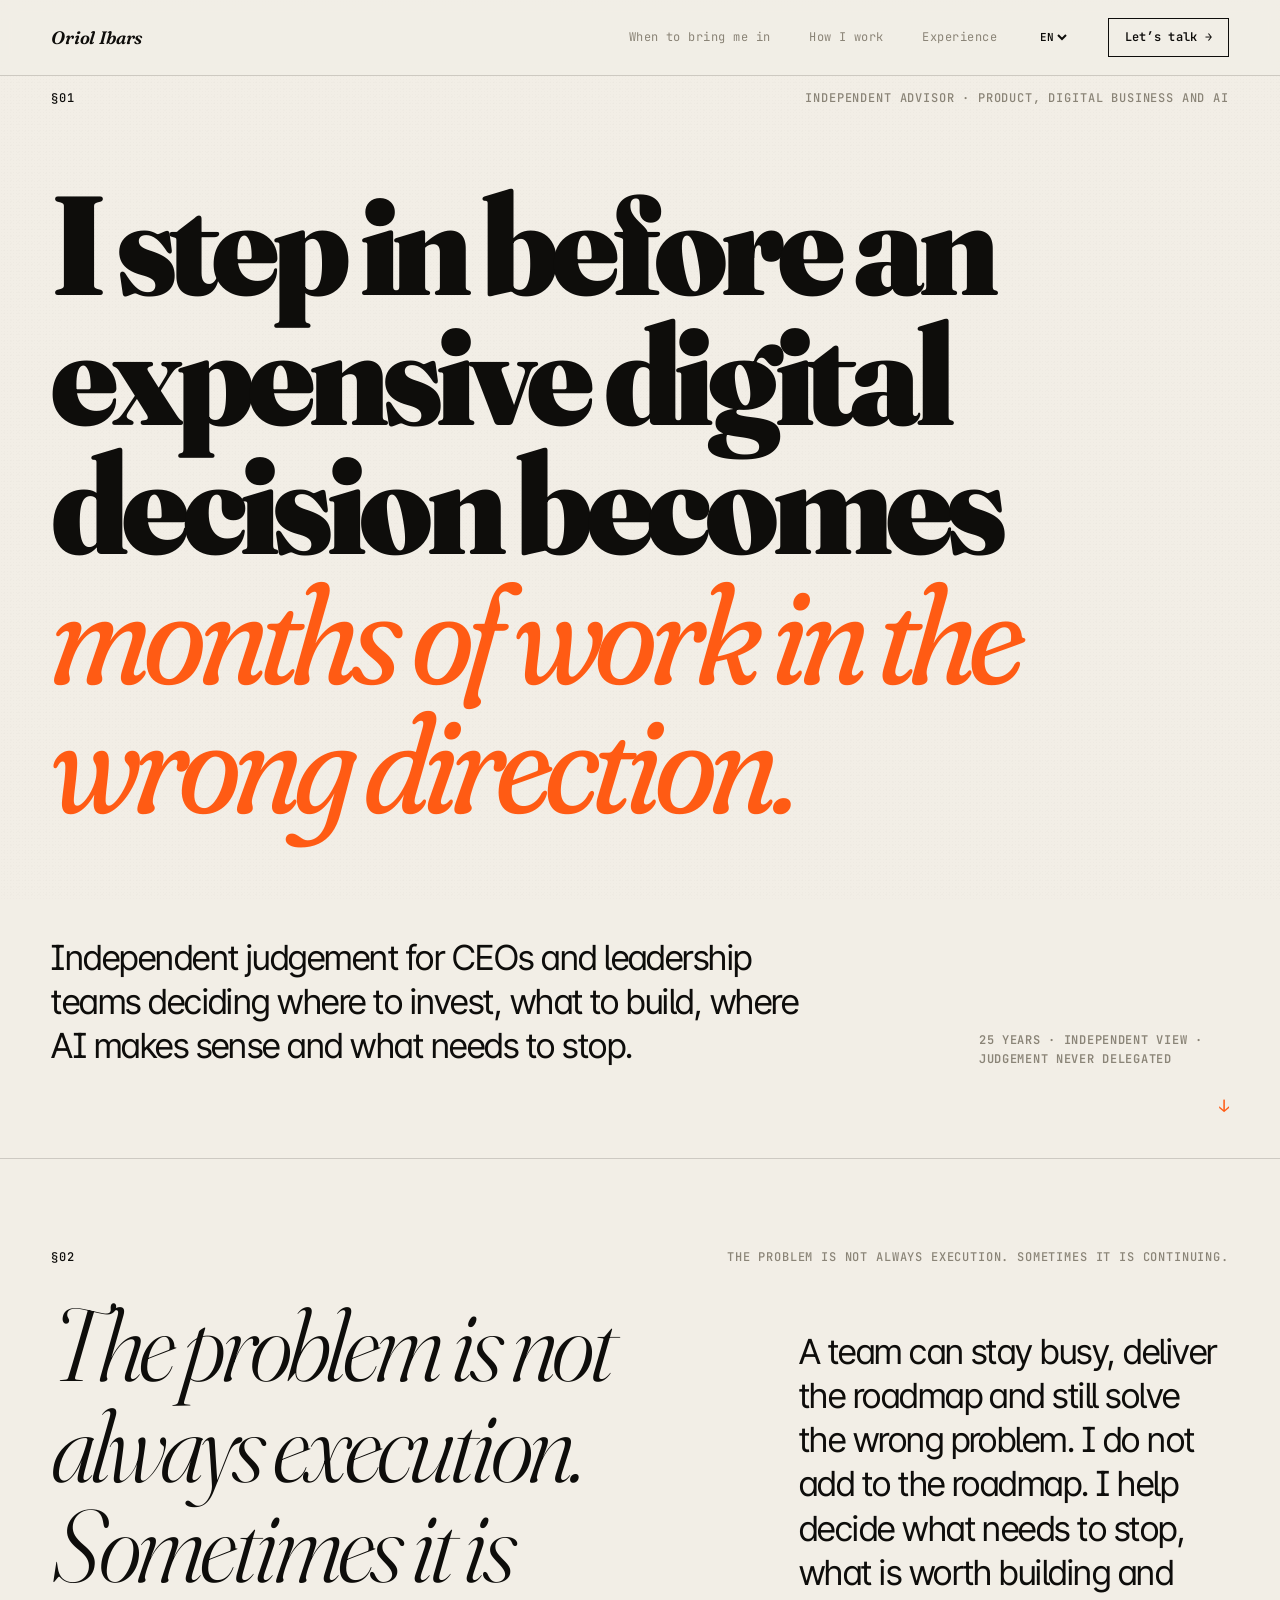
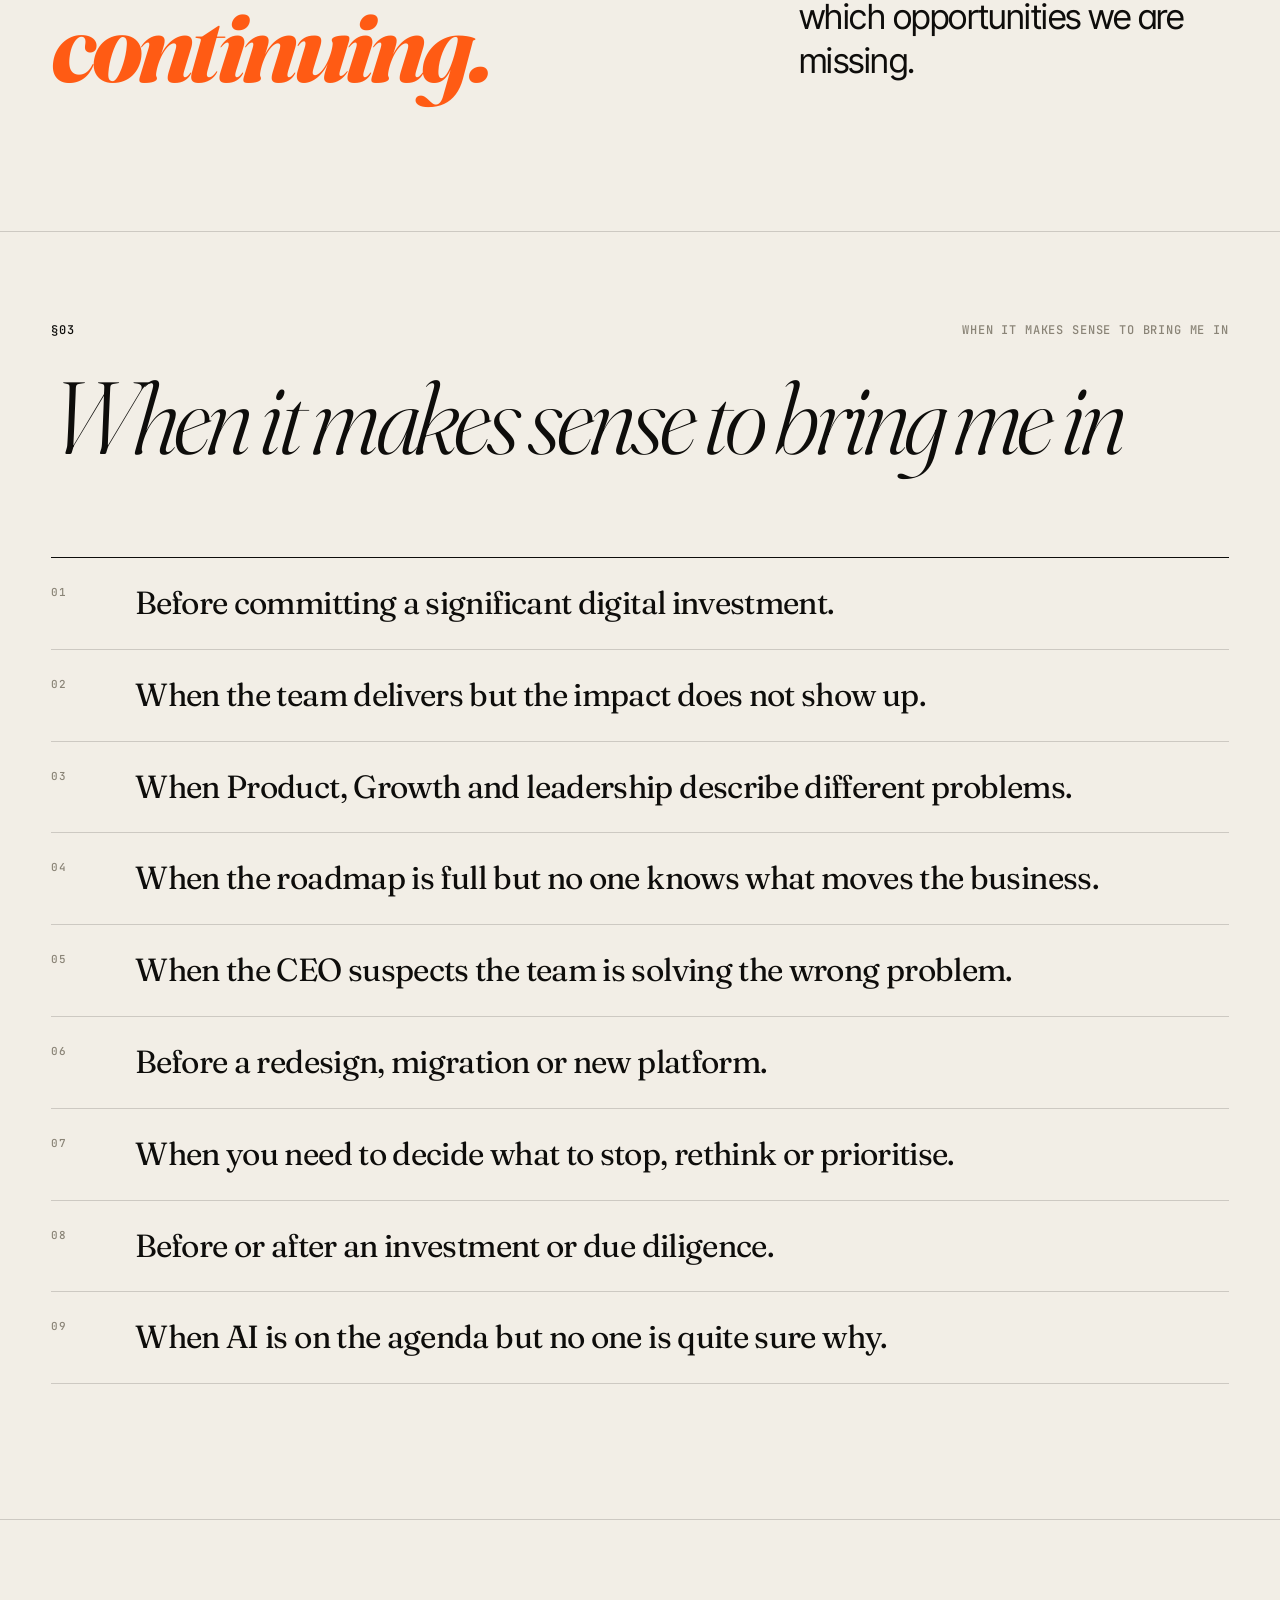
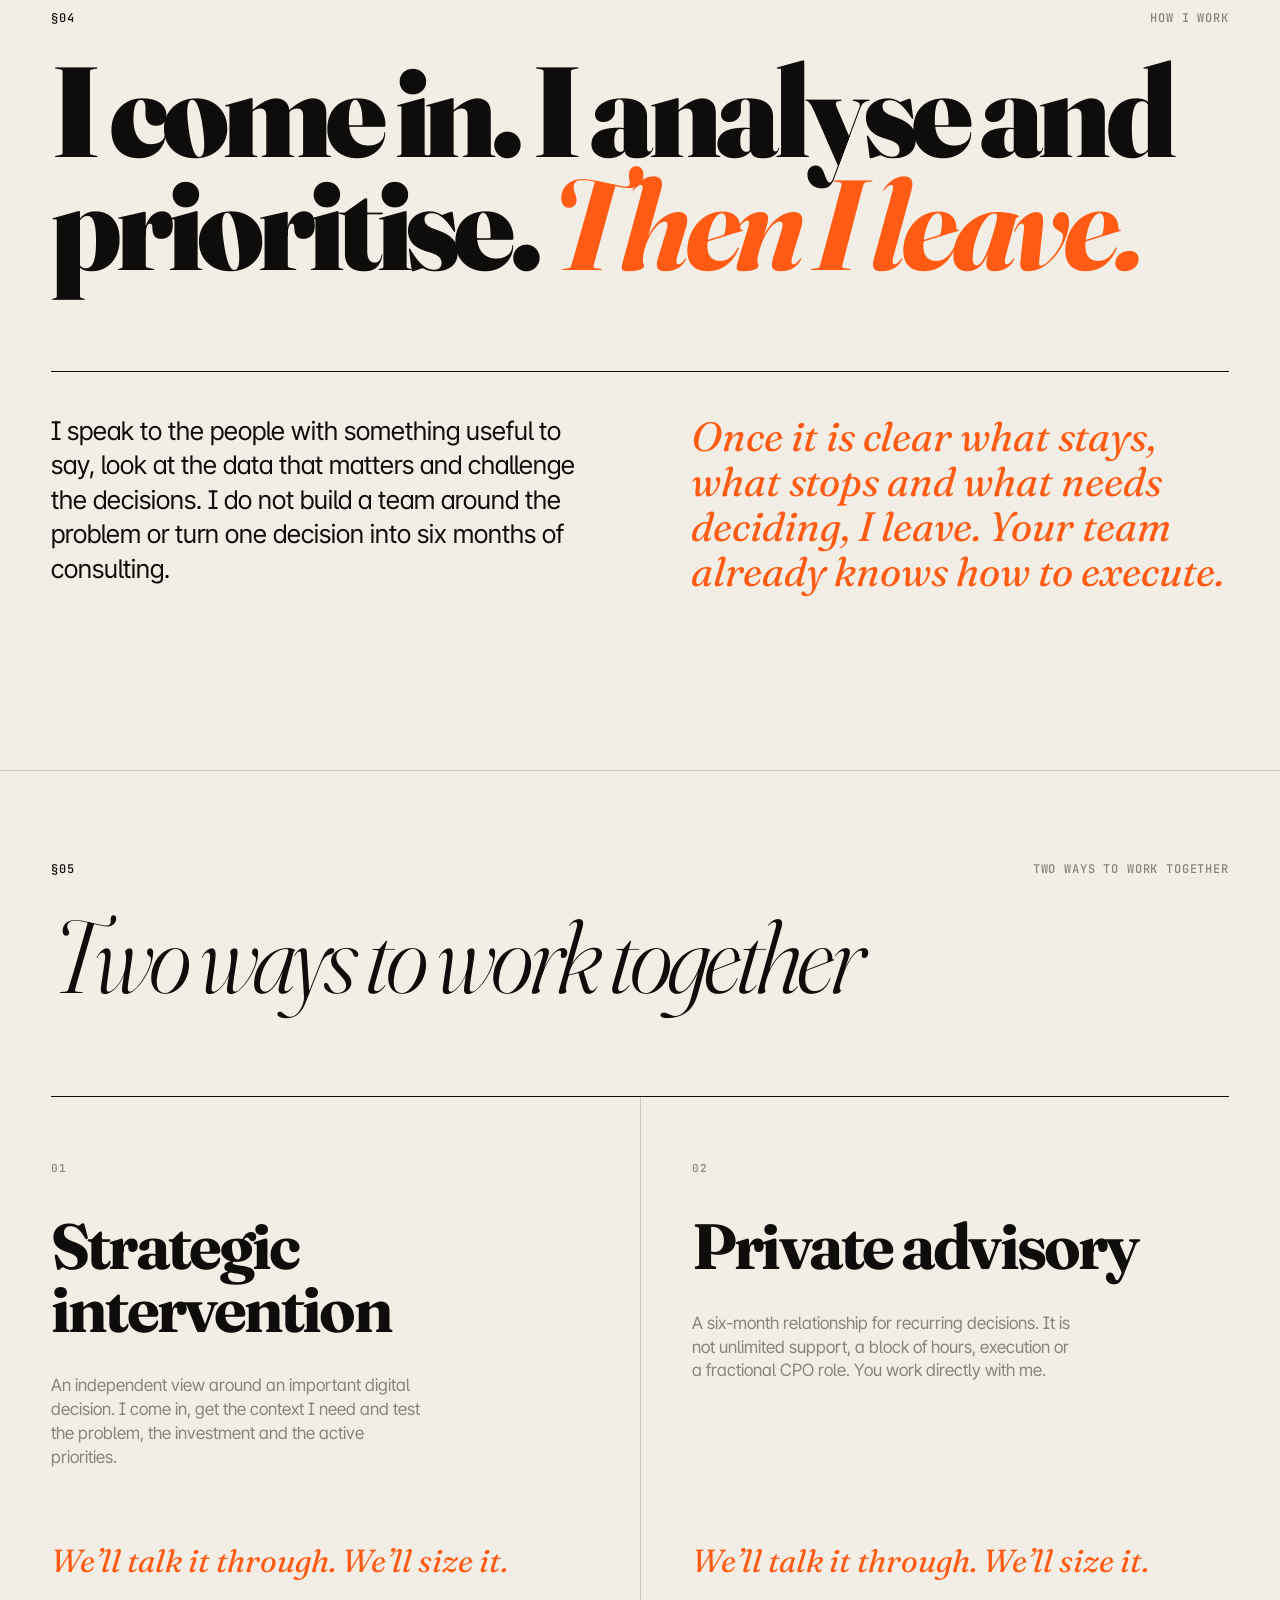
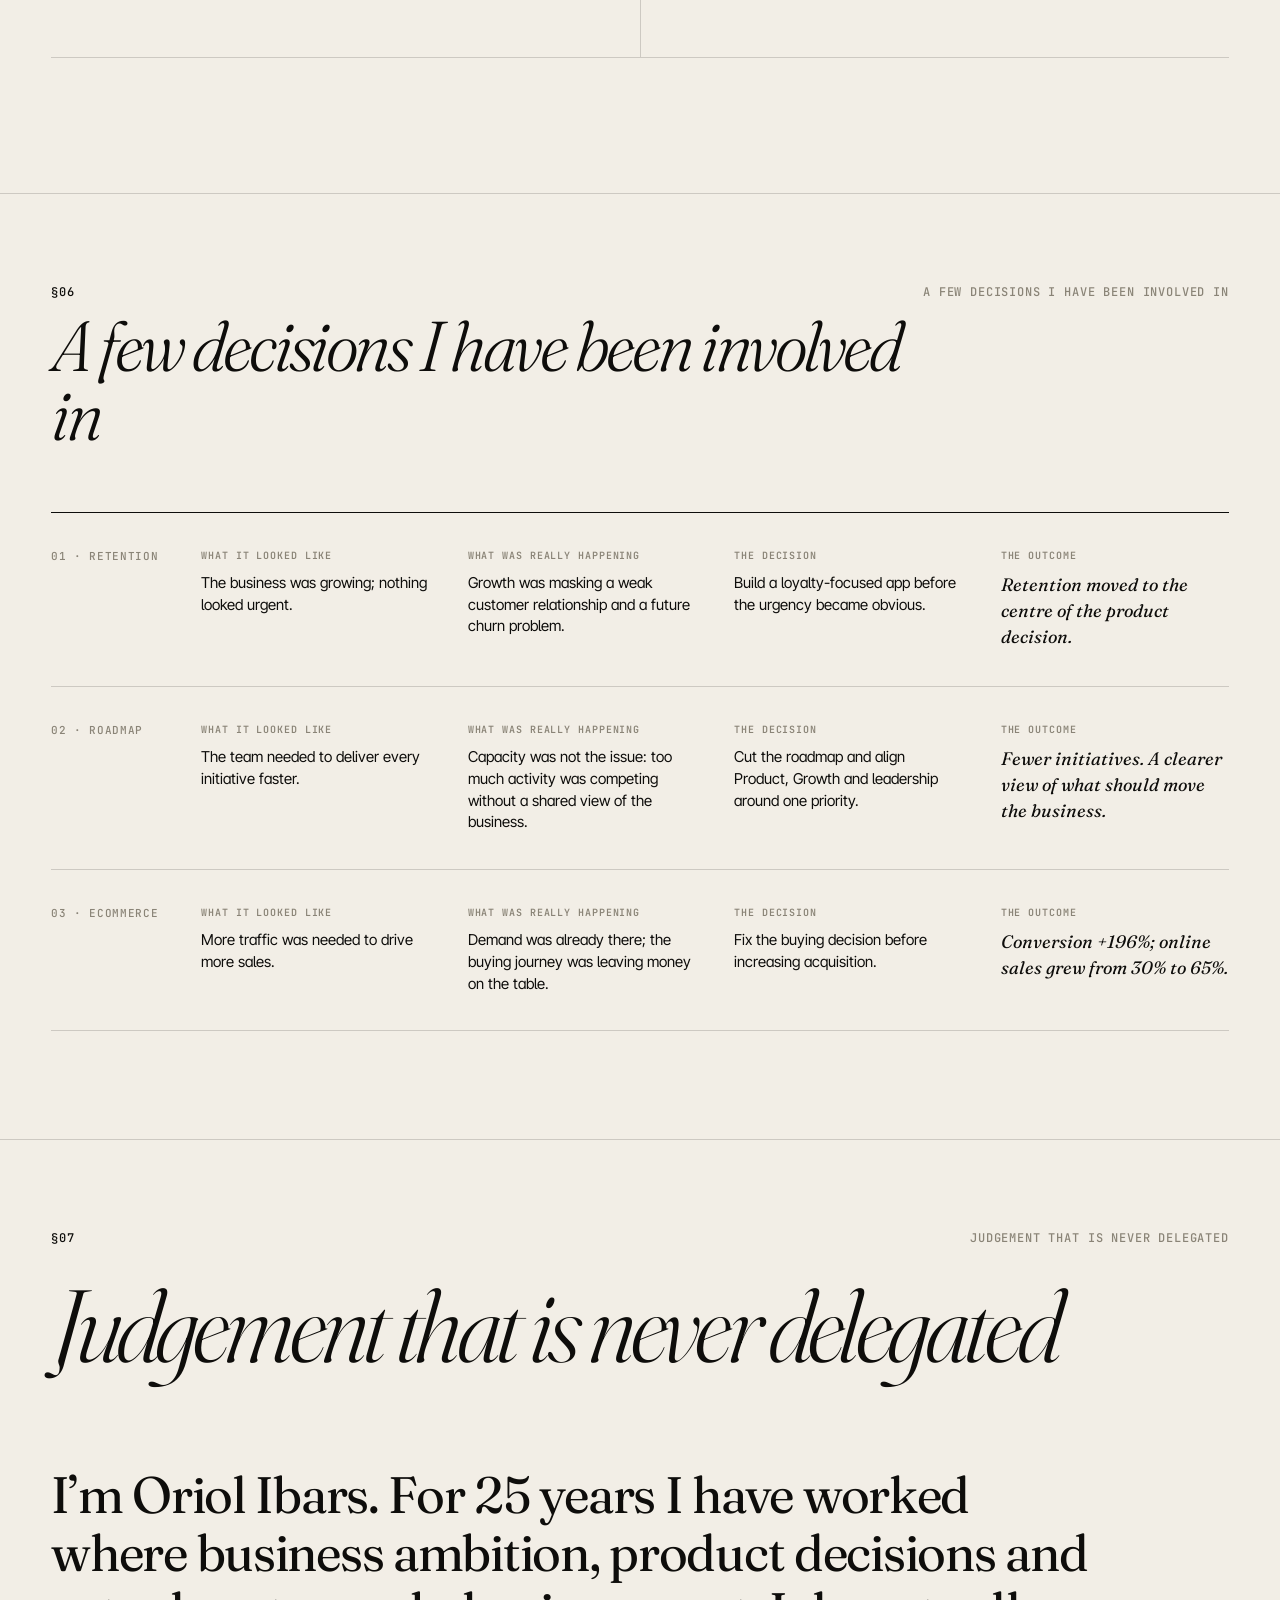
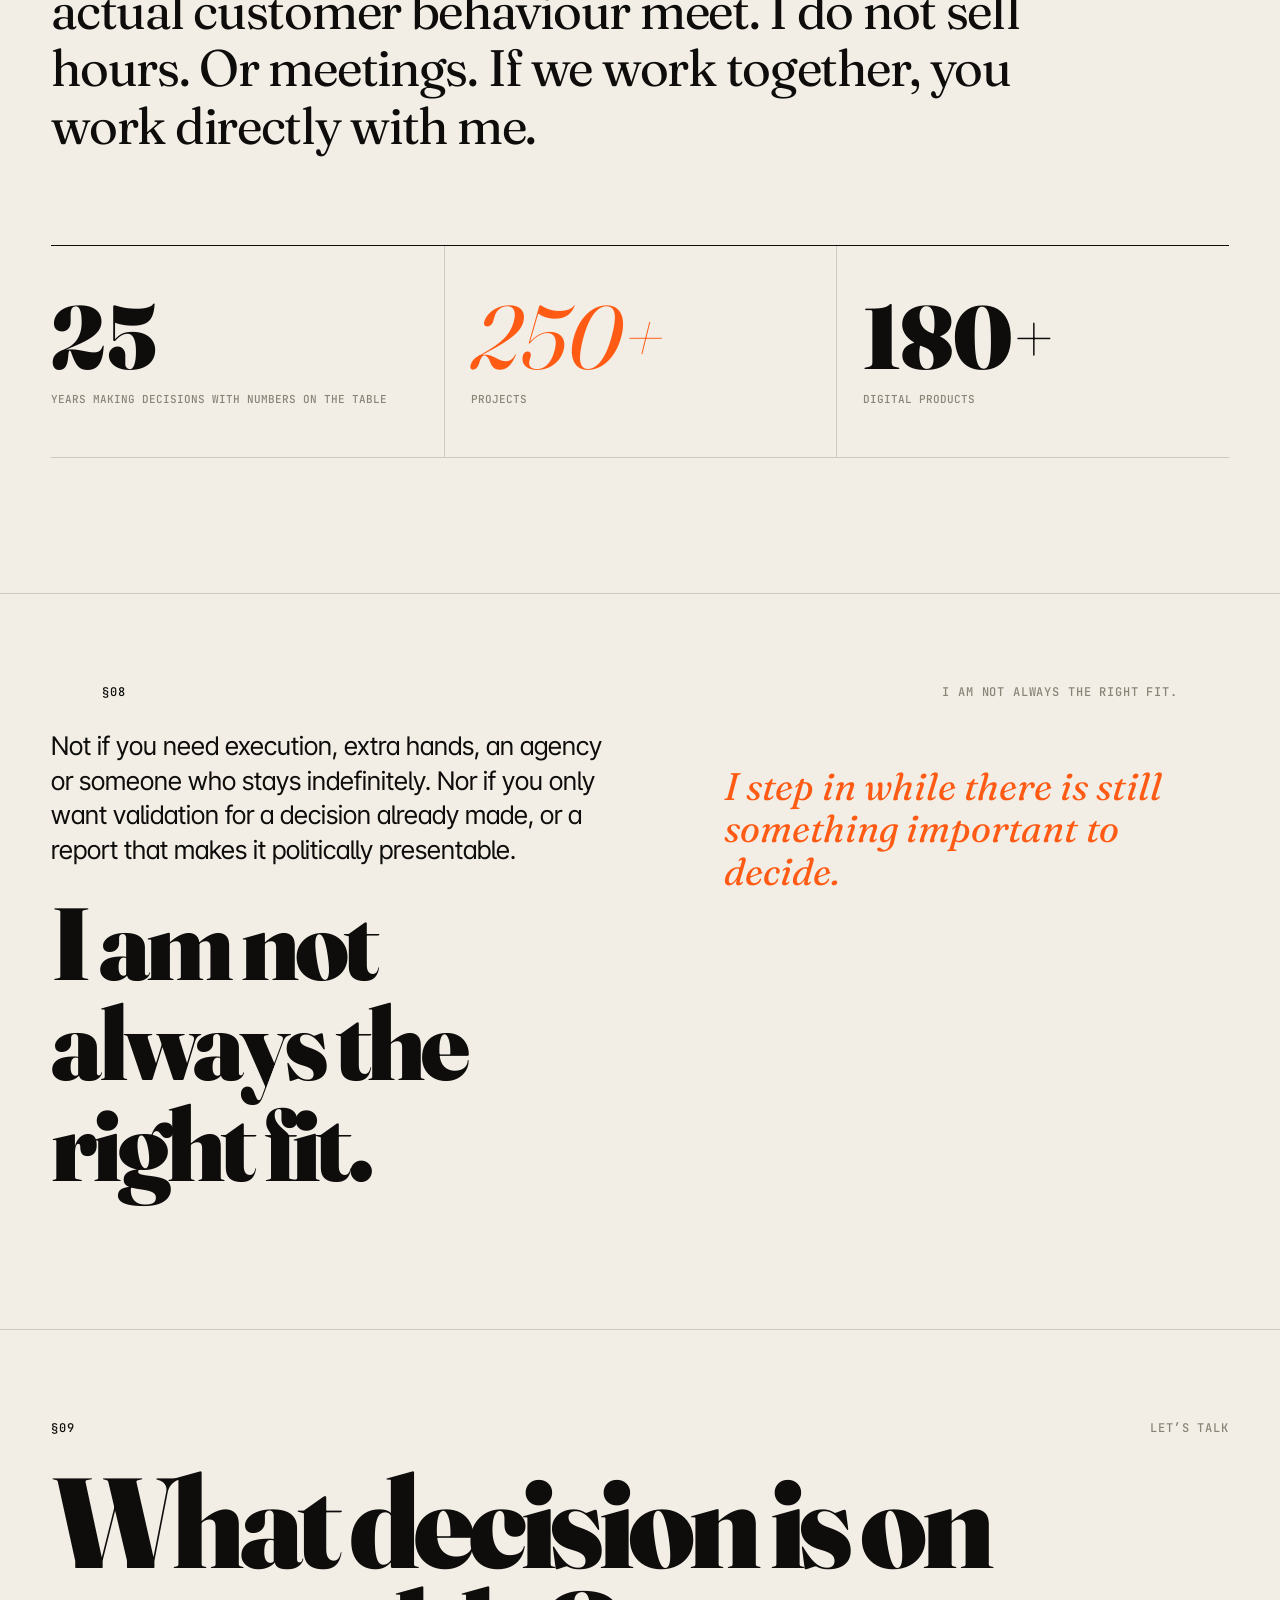
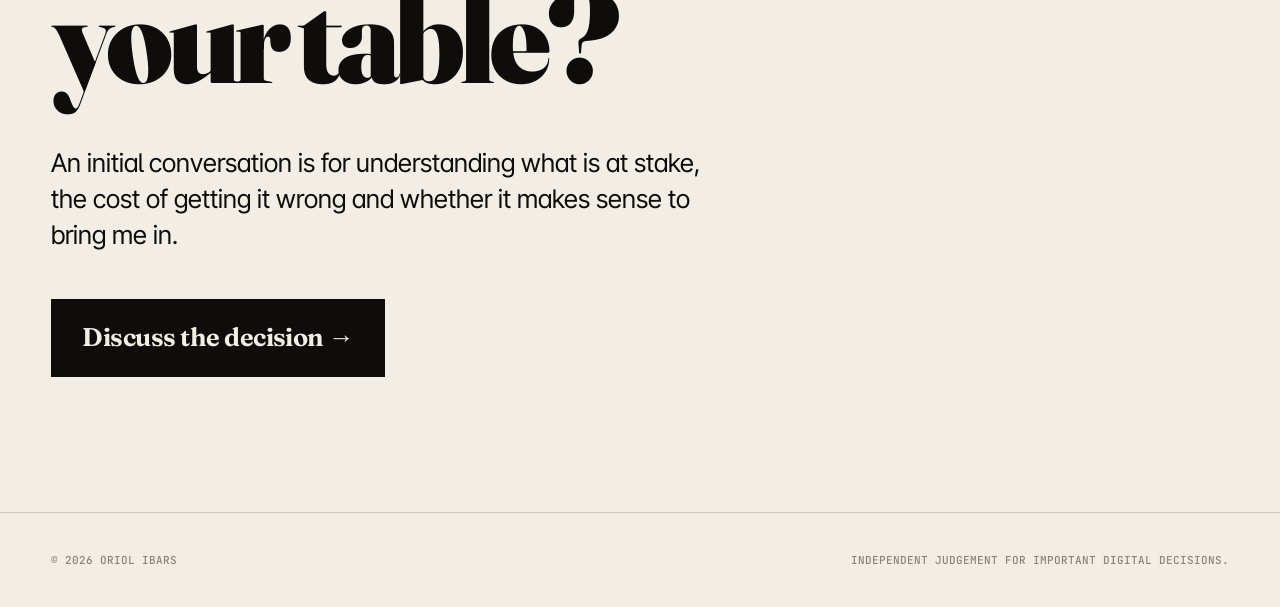
<file: en/index.html>
<!doctype html><html lang="en" data-page=""><head>
    <!-- Google tag (gtag.js) -->
    <script async src="https://www.googletagmanager.com/gtag/js?id=G-YMDXPSY12W"></script>
    <script>window.dataLayer=window.dataLayer||[];function gtag(){dataLayer.push(arguments);}gtag('js',new Date());gtag('config','G-YMDXPSY12W');</script>
    <meta charset="utf-8"><meta name="viewport" content="width=device-width,initial-scale=1">
    <title>Oriol Ibars — Independent judgement for important digital decisions</title><meta name="description" content="I help CEOs and leadership teams make better product and digital business decisions when getting it wrong is expensive.">
    <link rel="canonical" href="https://oriolibars.com/en/"><link rel="alternate" hreflang="ca" href="https://oriolibars.com/ca/"><link rel="alternate" hreflang="es" href="https://oriolibars.com/es/"><link rel="alternate" hreflang="en" href="https://oriolibars.com/en/"><link rel="alternate" hreflang="x-default" href="https://oriolibars.com/en/">
    <meta property="og:type" content="website"><meta property="og:title" content="Oriol Ibars — Independent judgement for important digital decisions">
    <meta property="og:description" content="I help CEOs and leadership teams make better product and digital business decisions when getting it wrong is expensive."><meta property="og:url" content="https://oriolibars.com/en/">
    <meta name="twitter:card" content="summary">
    <link rel="preconnect" href="https://fonts.googleapis.com"><link rel="preconnect" href="https://fonts.gstatic.com" crossorigin>
    <link rel="stylesheet" href="https://fonts.googleapis.com/css2?family=Fraunces:ital,opsz,wght@0,9..144,300..900;1,9..144,300..900&family=Inter+Tight:wght@400..800&family=JetBrains+Mono:wght@500..700&display=swap">
    <link rel="stylesheet" href="/assets/site.css?v=20260718"><script defer src="/assets/site.js?v=20260718"></script>
  </head><body><a class="skip" href="#main">Skip to content</a><nav class="nav" aria-label="Primary navigation">
    <a class="brand" href="/en/">Oriol Ibars</a>
    <div class="nav__links">
      <a href="/en/#moments">When to bring me in</a>
      <a href="/en/#approach">How I work</a>
      <a href="/en/#about">Experience</a>
      <select class="language" data-language aria-label="Language">
        <option value="ca">CA</option><option value="es">ES</option><option value="en" selected>EN</option>
      </select>
      <a class="button" href="/en/contact/">Let’s talk →</a>
    </div>
  </nav><main id="main">
    <section class="section hero">
      <p class="eyebrow"><span>§01</span><span>Independent advisor · Product, digital business and AI</span></p>
      <h1>I step in before an expensive digital decision becomes <em>months of work in the wrong direction.</em></h1>
      <div class="hero__foot"><p class="lede">Independent judgement for CEOs and leadership teams deciding where to invest, what to build, where AI makes sense and what needs to stop.</p><span class="hero__signal">25 years · Independent view · Judgement never delegated</span></div>
    </section>
    <section class="section tension">
      <p class="eyebrow"><span>§02</span><span>The problem is not always execution. Sometimes it is continuing.</span></p>
      <div class="split"><h2>The problem is not always execution. Sometimes it is <em>continuing.</em></h2><p class="lede">A team can stay busy, deliver the roadmap and still solve the wrong problem. I do not add to the roadmap. I help decide what needs to stop, what is worth building and which opportunities we are missing.</p></div>
    </section>
    <section class="section" id="moments">
      <p class="eyebrow"><span>§03</span><span>When it makes sense to bring me in</span></p><h2>When it makes sense to bring me in</h2>
      <ol class="moments"><li><span class="num">01</span><span>Before committing a significant digital investment.</span></li><li><span class="num">02</span><span>When the team delivers but the impact does not show up.</span></li><li><span class="num">03</span><span>When Product, Growth and leadership describe different problems.</span></li><li><span class="num">04</span><span>When the roadmap is full but no one knows what moves the business.</span></li><li><span class="num">05</span><span>When the CEO suspects the team is solving the wrong problem.</span></li><li><span class="num">06</span><span>Before a redesign, migration or new platform.</span></li><li><span class="num">07</span><span>When you need to decide what to stop, rethink or prioritise.</span></li><li><span class="num">08</span><span>Before or after an investment or due diligence.</span></li><li><span class="num">09</span><span>When AI is on the agenda but no one is quite sure why.</span></li></ol>
    </section>
    <section class="section approach" id="approach">
      <p class="eyebrow"><span>§04</span><span>How I work</span></p>
      <h2>I come in. I analyse and prioritise. <em>Then I leave.</em></h2>
      <div class="approach__copy"><p>I speak to the people with something useful to say, look at the data that matters and challenge the decisions. I do not build a team around the problem or turn one decision into six months of consulting.</p><p class="approach__close">Once it is clear what stays, what stops and what needs deciding, I leave. Your team already knows how to execute.</p></div>
    </section>
    <section class="section">
      <p class="eyebrow"><span>§05</span><span>Two ways to work together</span></p><h2>Two ways to work together</h2>
      <div class="offers"><article class="offer"><span class="num">01</span><h3>Strategic intervention</h3><p>An independent view around an important digital decision. I come in, get the context I need and test the problem, the investment and the active priorities.</p><p class="offer__price">We’ll talk it through. We’ll size it.</p></article><article class="offer"><span class="num">02</span><h3>Private advisory</h3><p>A six-month relationship for recurring decisions. It is not unlimited support, a block of hours, execution or a fractional CPO role. You work directly with me.</p><p class="offer__price">We’ll talk it through. We’ll size it.</p></article></div>
    </section>
    <section class="section decisions">
      <p class="eyebrow"><span>§06</span><span>A few decisions I have been involved in</span></p><h2>A few decisions I have been involved in</h2>
      <div class="decisions__list">
    <article class="decision">
      <span class="meta">01 · Retention</span>
      <dl><div><dt>What it looked like</dt><dd>The business was growing; nothing looked urgent.</dd></div><div><dt>What was really happening</dt><dd>Growth was masking a weak customer relationship and a future churn problem.</dd></div><div><dt>The decision</dt><dd>Build a loyalty-focused app before the urgency became obvious.</dd></div><div><dt>The outcome</dt><dd>Retention moved to the centre of the product decision.</dd></div></dl>
    </article>
    <article class="decision">
      <span class="meta">02 · Roadmap</span>
      <dl><div><dt>What it looked like</dt><dd>The team needed to deliver every initiative faster.</dd></div><div><dt>What was really happening</dt><dd>Capacity was not the issue: too much activity was competing without a shared view of the business.</dd></div><div><dt>The decision</dt><dd>Cut the roadmap and align Product, Growth and leadership around one priority.</dd></div><div><dt>The outcome</dt><dd>Fewer initiatives. A clearer view of what should move the business.</dd></div></dl>
    </article>
    <article class="decision">
      <span class="meta">03 · Ecommerce</span>
      <dl><div><dt>What it looked like</dt><dd>More traffic was needed to drive more sales.</dd></div><div><dt>What was really happening</dt><dd>Demand was already there; the buying journey was leaving money on the table.</dd></div><div><dt>The decision</dt><dd>Fix the buying decision before increasing acquisition.</dd></div><div><dt>The outcome</dt><dd>Conversion +196%; online sales grew from 30% to 65%.</dd></div></dl>
    </article></div>
    </section>
    <section class="section" id="about">
      <p class="eyebrow"><span>§07</span><span>Judgement that is never delegated</span></p><h2>Judgement that is never delegated</h2>
      <p class="bio">I’m Oriol Ibars. For 25 years I have worked where business ambition, product decisions and actual customer behaviour meet. I do not sell hours. Or meetings. If we work together, you work directly with me.</p><div class="proof proof--three"><div class="proof__item"><span class="proof__value">25</span><span class="proof__label">years making decisions with numbers on the table</span></div><div class="proof__item"><span class="proof__value">250+</span><span class="proof__label">projects</span></div><div class="proof__item"><span class="proof__value">180+</span><span class="proof__label">digital products</span></div></div>
    </section>
    <section class="section not-fit">
      <p class="eyebrow"><span>§08</span><span>I am not always the right fit.</span></p><h2>I am not always the right fit.</h2>
      <p class="not-fit__body">Not if you need execution, extra hands, an agency or someone who stays indefinitely. Nor if you only want validation for a decision already made, or a report that makes it politically presentable.</p><p class="not-fit__close">I step in while there is still something important to decide.</p>
    </section>
    <section class="section cta">
      <p class="eyebrow"><span>§09</span><span>Let’s talk</span></p><h2>What decision is on your table?</h2>
      <p>An initial conversation is for understanding what is at stake, the cost of getting it wrong and whether it makes sense to bring me in.</p><a class="button button--accent" href="/en/contact/">Discuss the decision →</a>
    </section>
  </main><footer class="foot"><span>© 2026 Oriol Ibars</span><span>Independent judgement for important digital decisions.</span></footer></body></html>
</file>
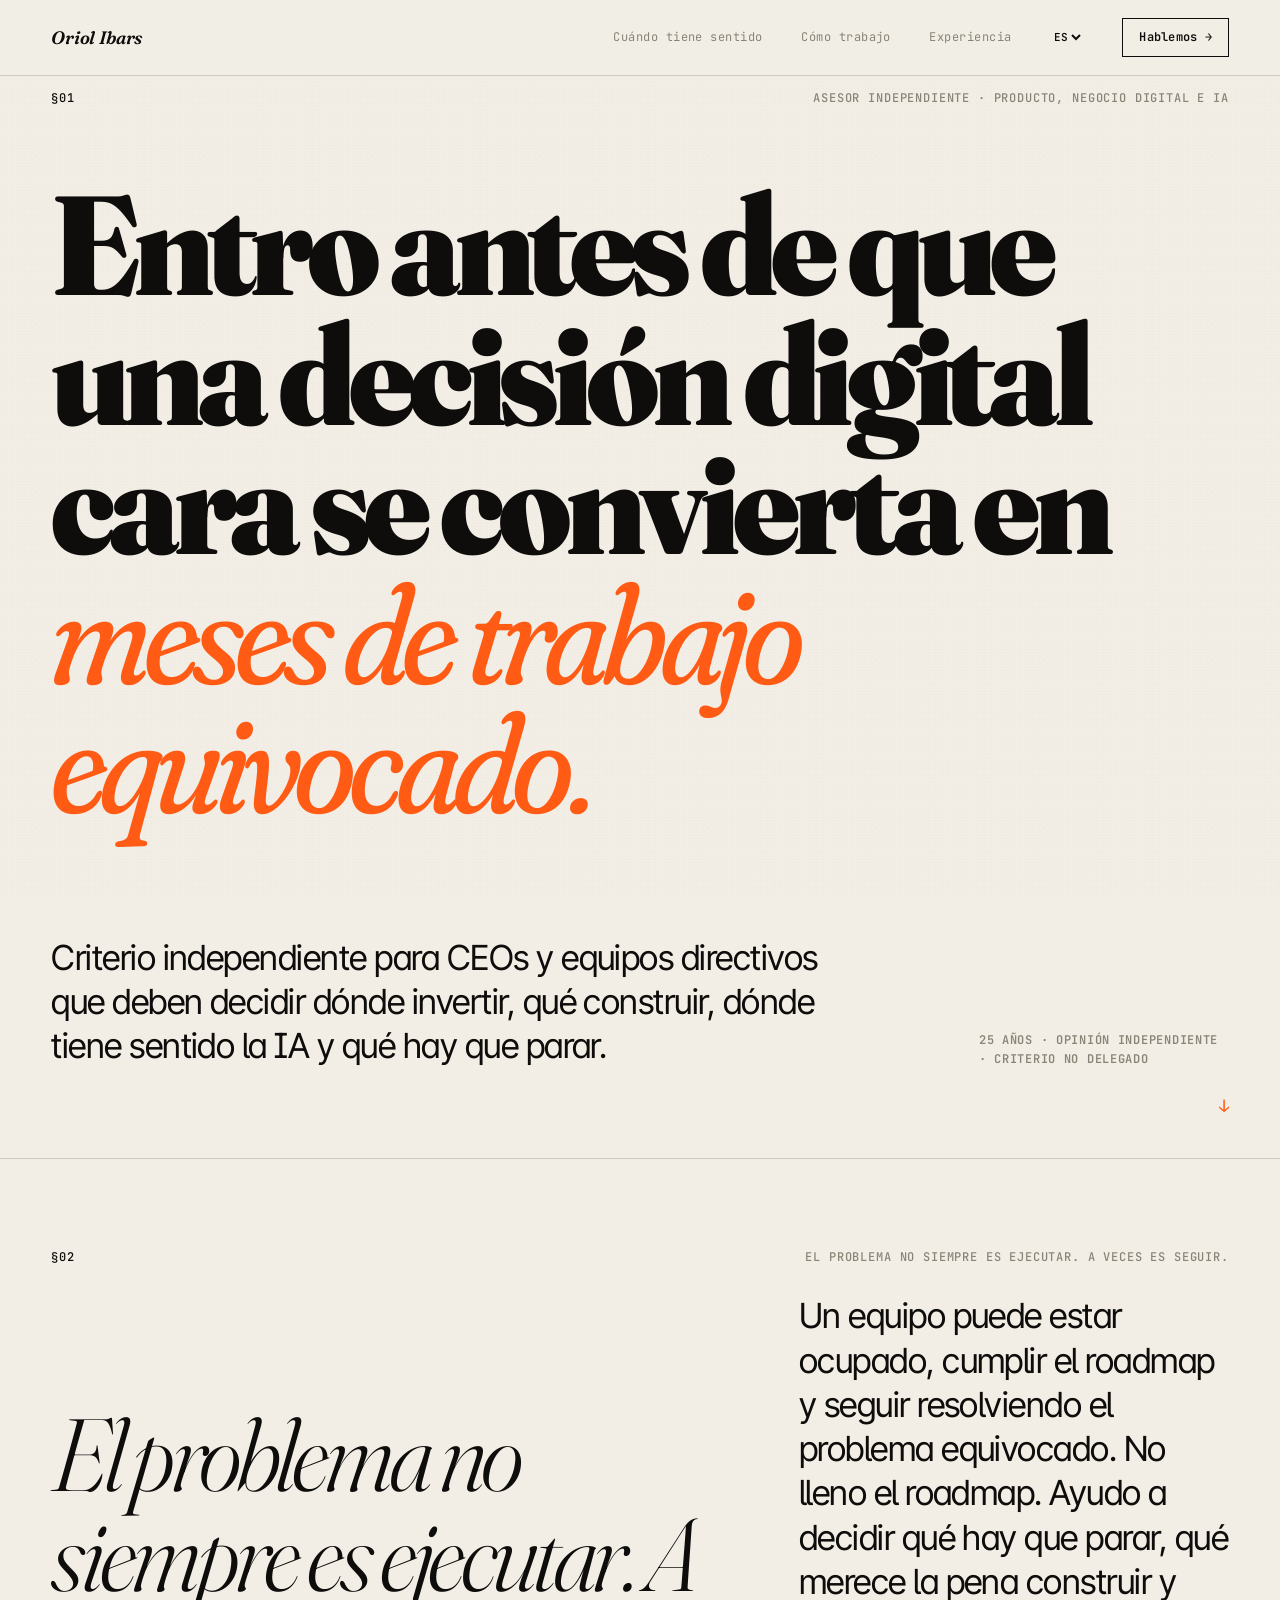
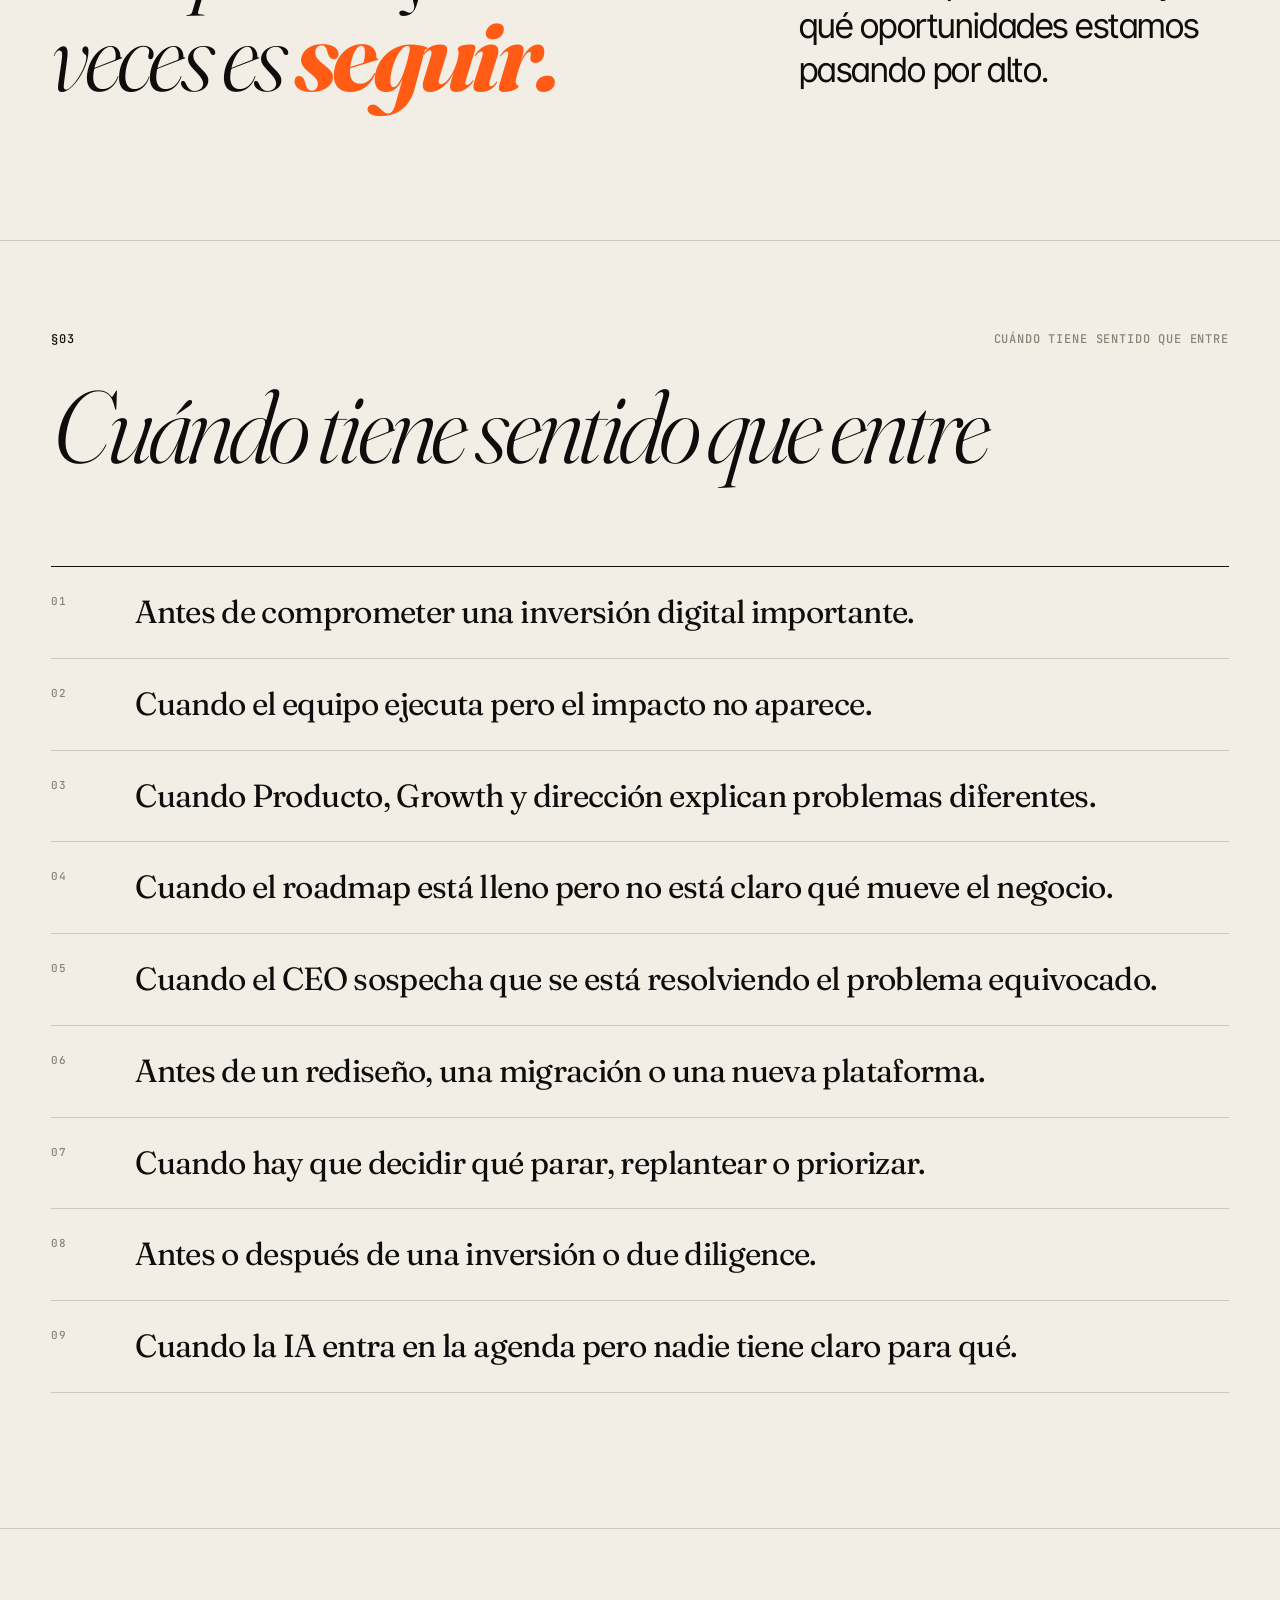
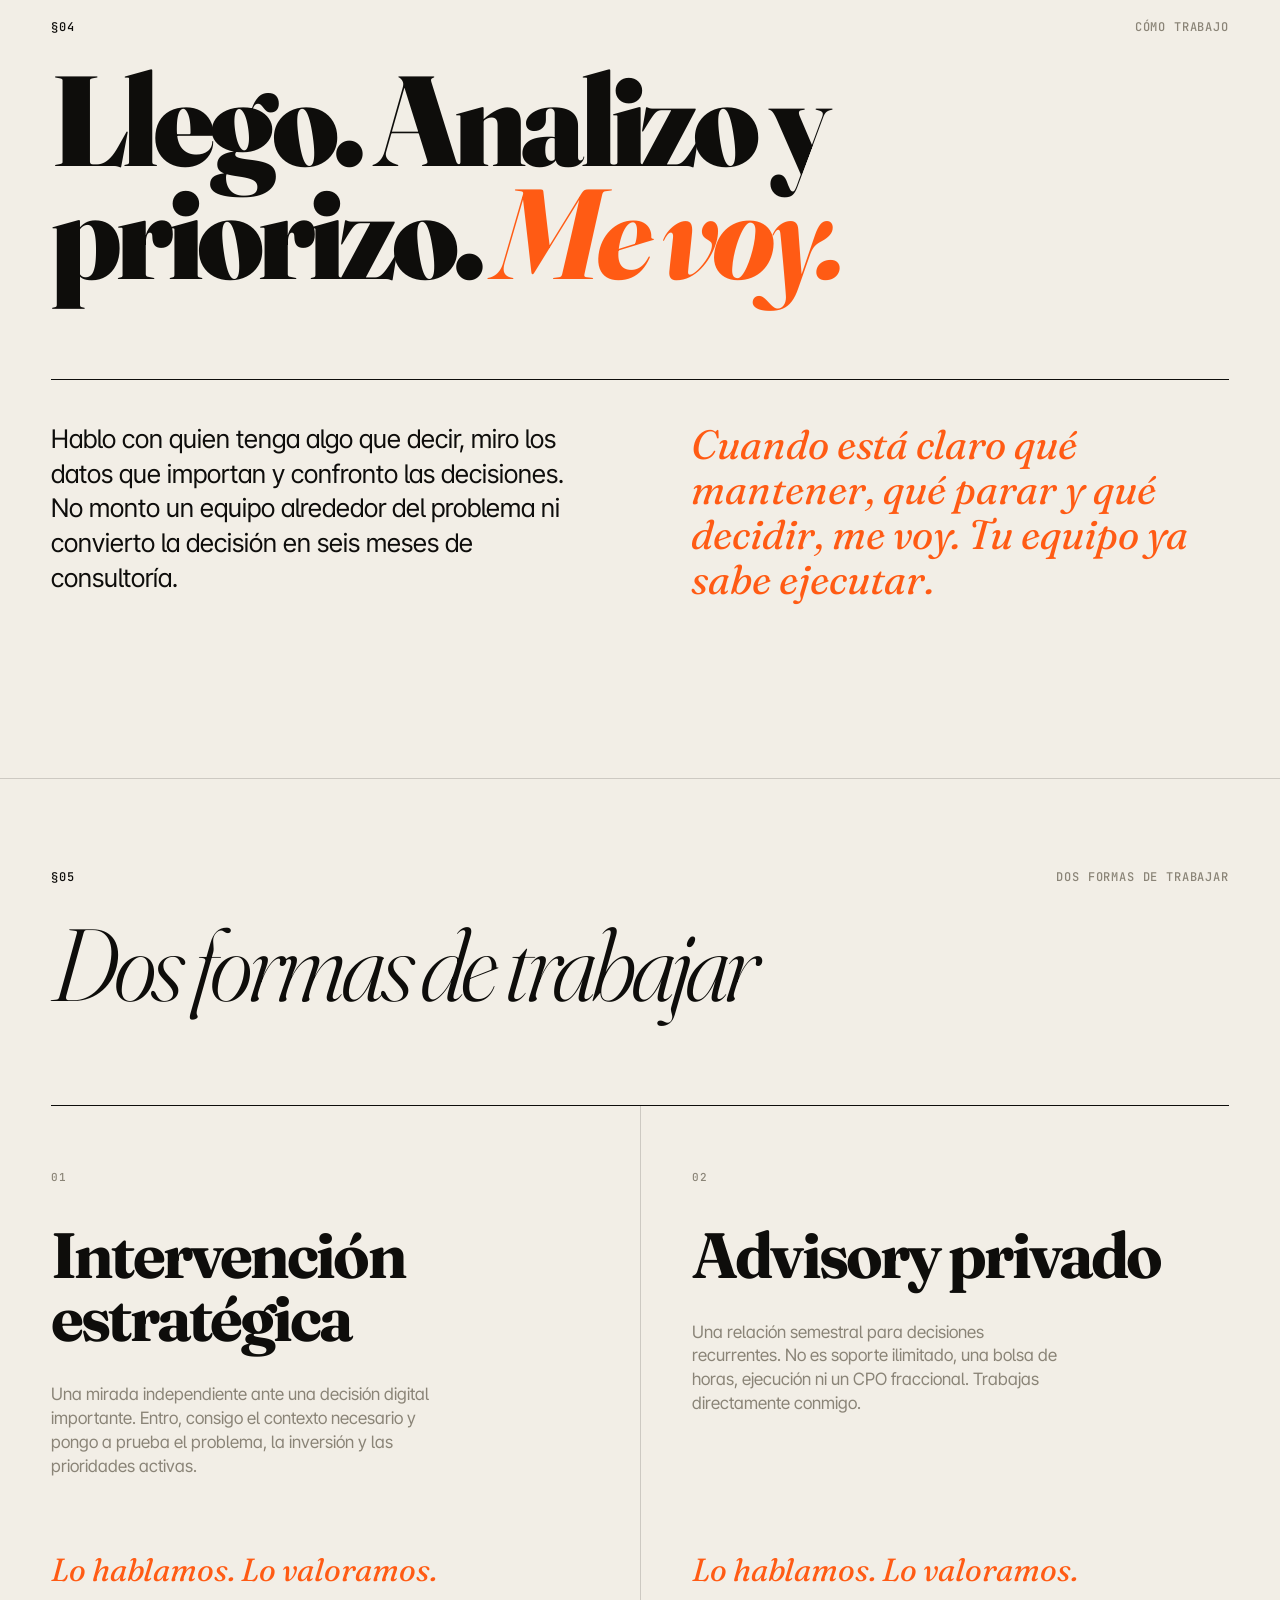
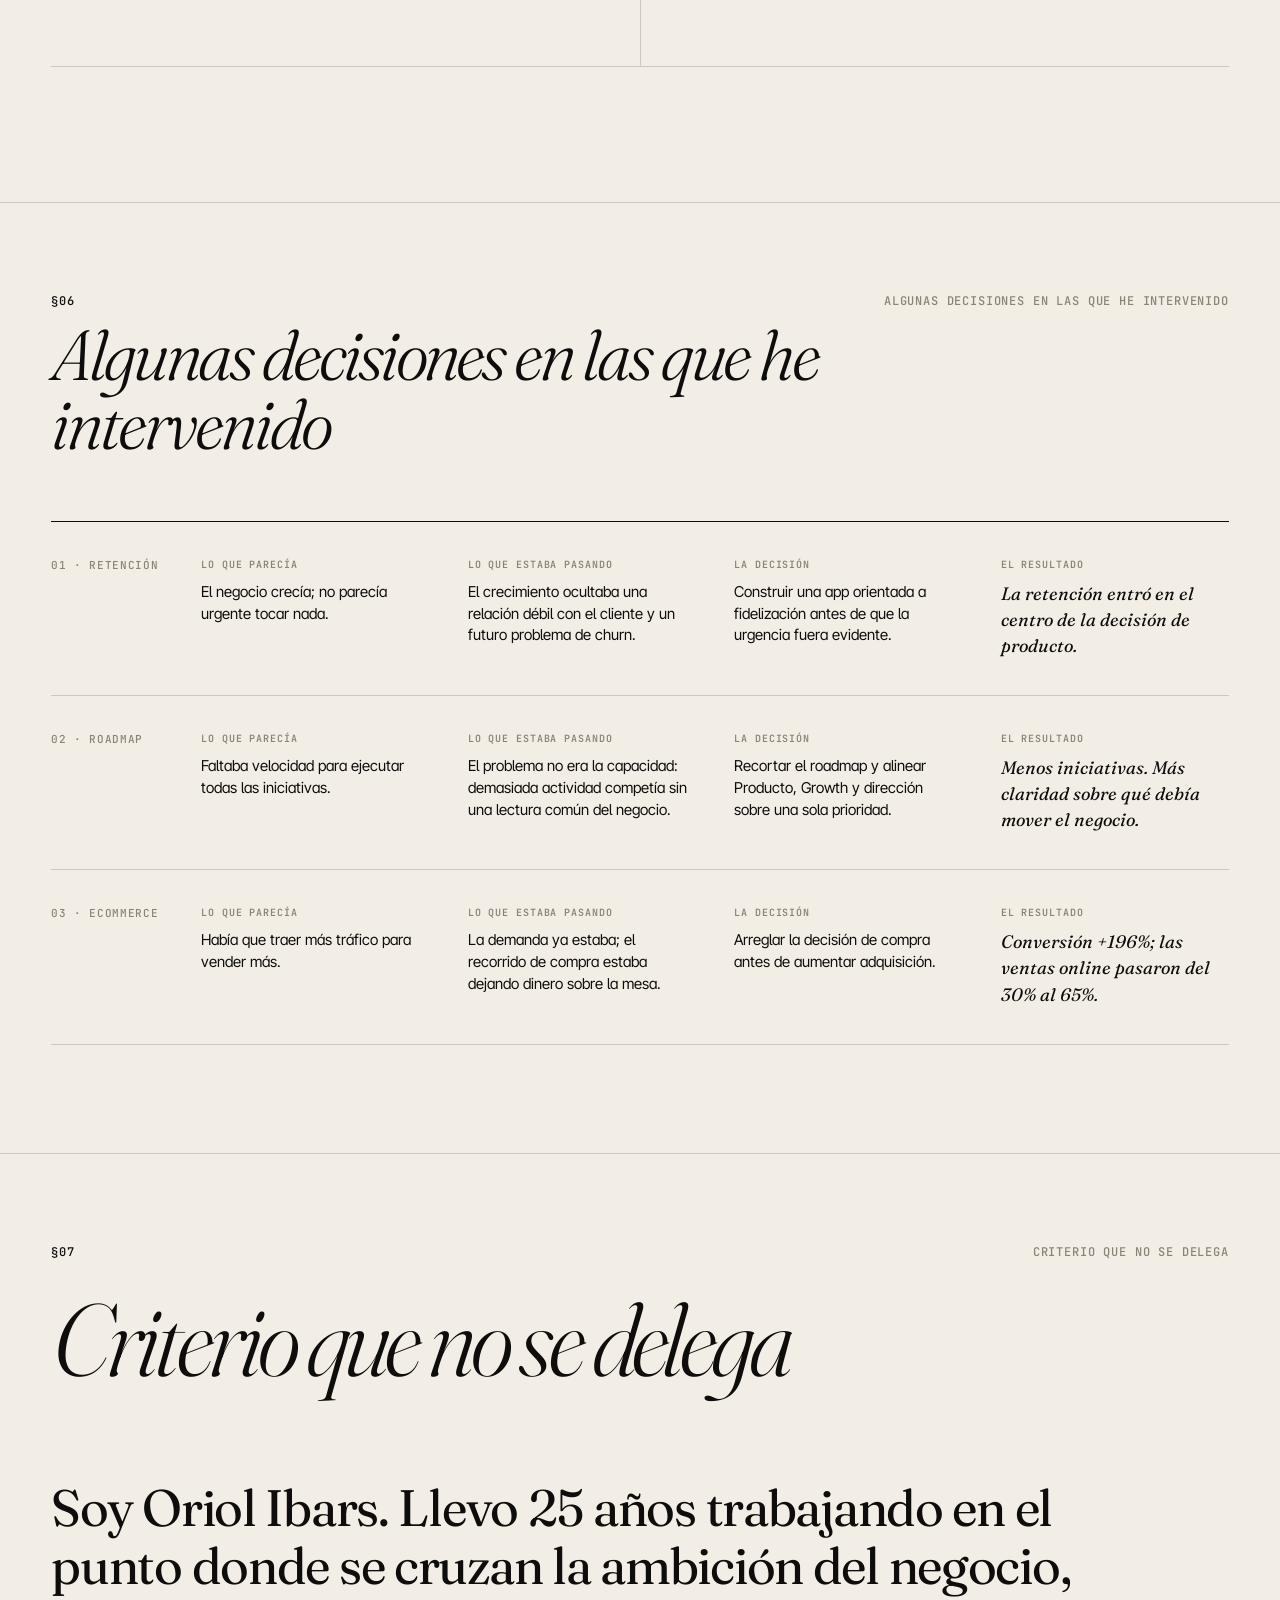
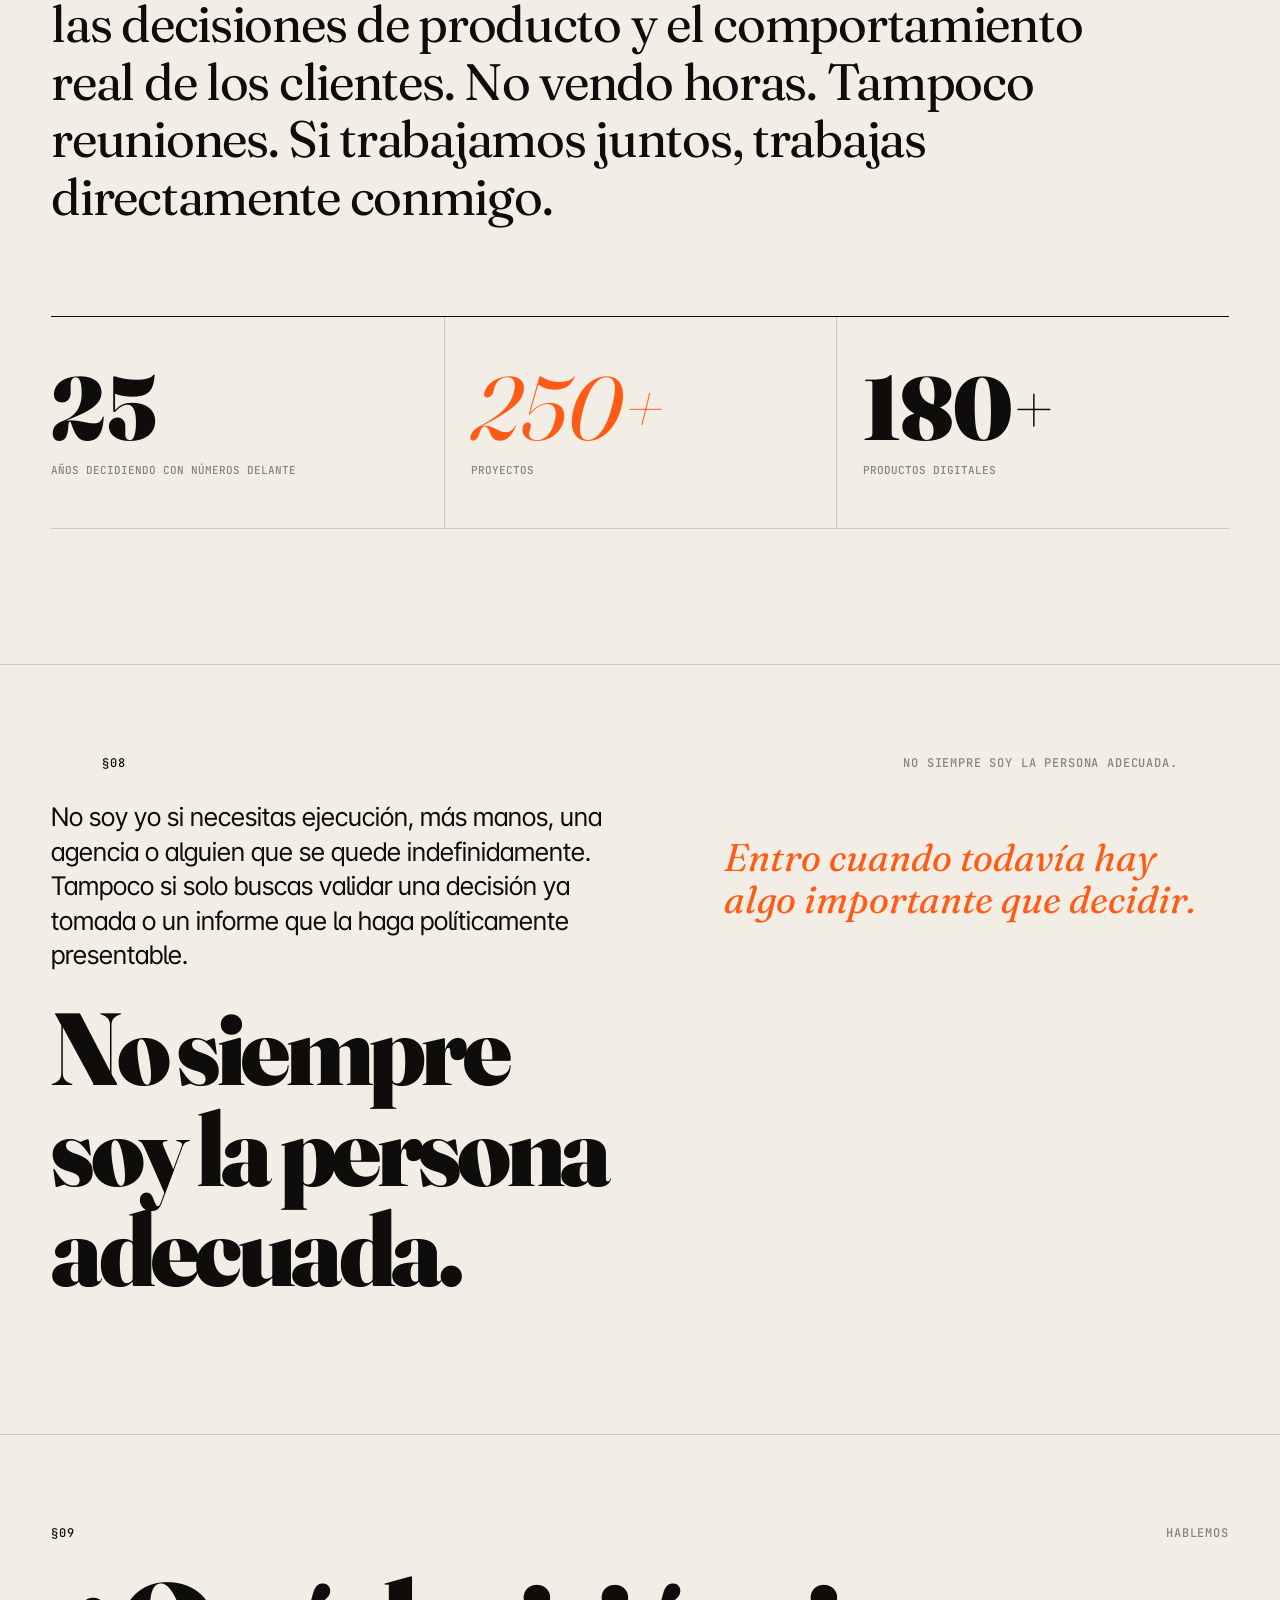
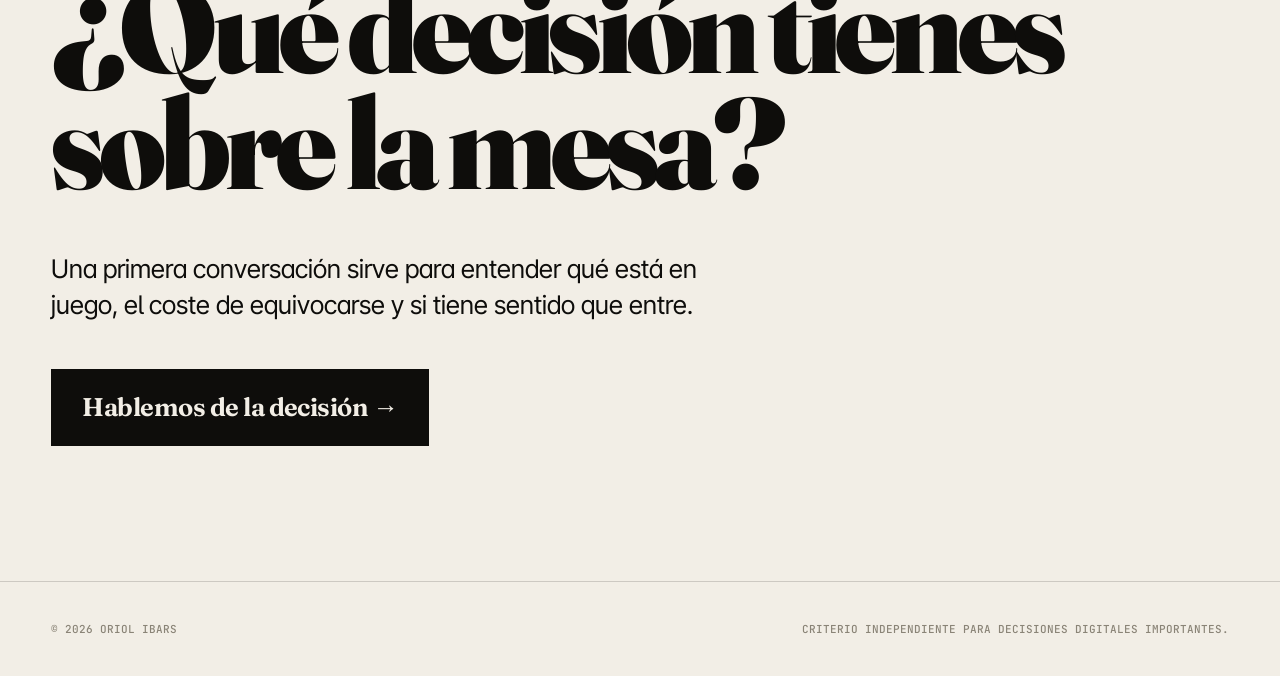
<file: es/index.html>
<!doctype html><html lang="es" data-page=""><head>
    <!-- Google tag (gtag.js) -->
    <script async src="https://www.googletagmanager.com/gtag/js?id=G-YMDXPSY12W"></script>
    <script>window.dataLayer=window.dataLayer||[];function gtag(){dataLayer.push(arguments);}gtag('js',new Date());gtag('config','G-YMDXPSY12W');</script>
    <meta charset="utf-8"><meta name="viewport" content="width=device-width,initial-scale=1">
    <title>Oriol Ibars — Criterio independiente para decisiones digitales importantes</title><meta name="description" content="Ayudo a CEOs y equipos directivos a tomar mejores decisiones sobre productos y negocios digitales cuando equivocarse es caro.">
    <link rel="canonical" href="https://oriolibars.com/es/"><link rel="alternate" hreflang="ca" href="https://oriolibars.com/ca/"><link rel="alternate" hreflang="es" href="https://oriolibars.com/es/"><link rel="alternate" hreflang="en" href="https://oriolibars.com/en/"><link rel="alternate" hreflang="x-default" href="https://oriolibars.com/en/">
    <meta property="og:type" content="website"><meta property="og:title" content="Oriol Ibars — Criterio independiente para decisiones digitales importantes">
    <meta property="og:description" content="Ayudo a CEOs y equipos directivos a tomar mejores decisiones sobre productos y negocios digitales cuando equivocarse es caro."><meta property="og:url" content="https://oriolibars.com/es/">
    <meta name="twitter:card" content="summary">
    <link rel="preconnect" href="https://fonts.googleapis.com"><link rel="preconnect" href="https://fonts.gstatic.com" crossorigin>
    <link rel="stylesheet" href="https://fonts.googleapis.com/css2?family=Fraunces:ital,opsz,wght@0,9..144,300..900;1,9..144,300..900&family=Inter+Tight:wght@400..800&family=JetBrains+Mono:wght@500..700&display=swap">
    <link rel="stylesheet" href="/assets/site.css?v=20260718"><script defer src="/assets/site.js?v=20260718"></script>
  </head><body><a class="skip" href="#main">Ir al contenido</a><nav class="nav" aria-label="Navegación principal">
    <a class="brand" href="/es/">Oriol Ibars</a>
    <div class="nav__links">
      <a href="/es/#moments">Cuándo tiene sentido</a>
      <a href="/es/#approach">Cómo trabajo</a>
      <a href="/es/#about">Experiencia</a>
      <select class="language" data-language aria-label="Idioma">
        <option value="ca">CA</option><option value="es" selected>ES</option><option value="en">EN</option>
      </select>
      <a class="button" href="/es/contact/">Hablemos →</a>
    </div>
  </nav><main id="main">
    <section class="section hero">
      <p class="eyebrow"><span>§01</span><span>Asesor independiente · Producto, negocio digital e IA</span></p>
      <h1>Entro antes de que una decisión digital cara se convierta en <em>meses de trabajo equivocado.</em></h1>
      <div class="hero__foot"><p class="lede">Criterio independiente para CEOs y equipos directivos que deben decidir dónde invertir, qué construir, dónde tiene sentido la IA y qué hay que parar.</p><span class="hero__signal">25 años · Opinión independiente · Criterio no delegado</span></div>
    </section>
    <section class="section tension">
      <p class="eyebrow"><span>§02</span><span>El problema no siempre es ejecutar. A veces es seguir.</span></p>
      <div class="split"><h2>El problema no siempre es ejecutar. A veces es <em>seguir.</em></h2><p class="lede">Un equipo puede estar ocupado, cumplir el roadmap y seguir resolviendo el problema equivocado. No lleno el roadmap. Ayudo a decidir qué hay que parar, qué merece la pena construir y qué oportunidades estamos pasando por alto.</p></div>
    </section>
    <section class="section" id="moments">
      <p class="eyebrow"><span>§03</span><span>Cuándo tiene sentido que entre</span></p><h2>Cuándo tiene sentido que entre</h2>
      <ol class="moments"><li><span class="num">01</span><span>Antes de comprometer una inversión digital importante.</span></li><li><span class="num">02</span><span>Cuando el equipo ejecuta pero el impacto no aparece.</span></li><li><span class="num">03</span><span>Cuando Producto, Growth y dirección explican problemas diferentes.</span></li><li><span class="num">04</span><span>Cuando el roadmap está lleno pero no está claro qué mueve el negocio.</span></li><li><span class="num">05</span><span>Cuando el CEO sospecha que se está resolviendo el problema equivocado.</span></li><li><span class="num">06</span><span>Antes de un rediseño, una migración o una nueva plataforma.</span></li><li><span class="num">07</span><span>Cuando hay que decidir qué parar, replantear o priorizar.</span></li><li><span class="num">08</span><span>Antes o después de una inversión o due diligence.</span></li><li><span class="num">09</span><span>Cuando la IA entra en la agenda pero nadie tiene claro para qué.</span></li></ol>
    </section>
    <section class="section approach" id="approach">
      <p class="eyebrow"><span>§04</span><span>Cómo trabajo</span></p>
      <h2>Llego. Analizo y priorizo. <em>Me voy.</em></h2>
      <div class="approach__copy"><p>Hablo con quien tenga algo que decir, miro los datos que importan y confronto las decisiones. No monto un equipo alrededor del problema ni convierto la decisión en seis meses de consultoría.</p><p class="approach__close">Cuando está claro qué mantener, qué parar y qué decidir, me voy. Tu equipo ya sabe ejecutar.</p></div>
    </section>
    <section class="section">
      <p class="eyebrow"><span>§05</span><span>Dos formas de trabajar</span></p><h2>Dos formas de trabajar</h2>
      <div class="offers"><article class="offer"><span class="num">01</span><h3>Intervención estratégica</h3><p>Una mirada independiente ante una decisión digital importante. Entro, consigo el contexto necesario y pongo a prueba el problema, la inversión y las prioridades activas.</p><p class="offer__price">Lo hablamos. Lo valoramos.</p></article><article class="offer"><span class="num">02</span><h3>Advisory privado</h3><p>Una relación semestral para decisiones recurrentes. No es soporte ilimitado, una bolsa de horas, ejecución ni un CPO fraccional. Trabajas directamente conmigo.</p><p class="offer__price">Lo hablamos. Lo valoramos.</p></article></div>
    </section>
    <section class="section decisions">
      <p class="eyebrow"><span>§06</span><span>Algunas decisiones en las que he intervenido</span></p><h2>Algunas decisiones en las que he intervenido</h2>
      <div class="decisions__list">
    <article class="decision">
      <span class="meta">01 · Retención</span>
      <dl><div><dt>Lo que parecía</dt><dd>El negocio crecía; no parecía urgente tocar nada.</dd></div><div><dt>Lo que estaba pasando</dt><dd>El crecimiento ocultaba una relación débil con el cliente y un futuro problema de churn.</dd></div><div><dt>La decisión</dt><dd>Construir una app orientada a fidelización antes de que la urgencia fuera evidente.</dd></div><div><dt>El resultado</dt><dd>La retención entró en el centro de la decisión de producto.</dd></div></dl>
    </article>
    <article class="decision">
      <span class="meta">02 · Roadmap</span>
      <dl><div><dt>Lo que parecía</dt><dd>Faltaba velocidad para ejecutar todas las iniciativas.</dd></div><div><dt>Lo que estaba pasando</dt><dd>El problema no era la capacidad: demasiada actividad competía sin una lectura común del negocio.</dd></div><div><dt>La decisión</dt><dd>Recortar el roadmap y alinear Producto, Growth y dirección sobre una sola prioridad.</dd></div><div><dt>El resultado</dt><dd>Menos iniciativas. Más claridad sobre qué debía mover el negocio.</dd></div></dl>
    </article>
    <article class="decision">
      <span class="meta">03 · Ecommerce</span>
      <dl><div><dt>Lo que parecía</dt><dd>Había que traer más tráfico para vender más.</dd></div><div><dt>Lo que estaba pasando</dt><dd>La demanda ya estaba; el recorrido de compra estaba dejando dinero sobre la mesa.</dd></div><div><dt>La decisión</dt><dd>Arreglar la decisión de compra antes de aumentar adquisición.</dd></div><div><dt>El resultado</dt><dd>Conversión +196%; las ventas online pasaron del 30% al 65%.</dd></div></dl>
    </article></div>
    </section>
    <section class="section" id="about">
      <p class="eyebrow"><span>§07</span><span>Criterio que no se delega</span></p><h2>Criterio que no se delega</h2>
      <p class="bio">Soy Oriol Ibars. Llevo 25 años trabajando en el punto donde se cruzan la ambición del negocio, las decisiones de producto y el comportamiento real de los clientes. No vendo horas. Tampoco reuniones. Si trabajamos juntos, trabajas directamente conmigo.</p><div class="proof proof--three"><div class="proof__item"><span class="proof__value">25</span><span class="proof__label">años decidiendo con números delante</span></div><div class="proof__item"><span class="proof__value">250+</span><span class="proof__label">proyectos</span></div><div class="proof__item"><span class="proof__value">180+</span><span class="proof__label">productos digitales</span></div></div>
    </section>
    <section class="section not-fit">
      <p class="eyebrow"><span>§08</span><span>No siempre soy la persona adecuada.</span></p><h2>No siempre soy la persona adecuada.</h2>
      <p class="not-fit__body">No soy yo si necesitas ejecución, más manos, una agencia o alguien que se quede indefinidamente. Tampoco si solo buscas validar una decisión ya tomada o un informe que la haga políticamente presentable.</p><p class="not-fit__close">Entro cuando todavía hay algo importante que decidir.</p>
    </section>
    <section class="section cta">
      <p class="eyebrow"><span>§09</span><span>Hablemos</span></p><h2>¿Qué decisión tienes sobre la mesa?</h2>
      <p>Una primera conversación sirve para entender qué está en juego, el coste de equivocarse y si tiene sentido que entre.</p><a class="button button--accent" href="/es/contact/">Hablemos de la decisión →</a>
    </section>
  </main><footer class="foot"><span>© 2026 Oriol Ibars</span><span>Criterio independiente para decisiones digitales importantes.</span></footer></body></html>
</file>
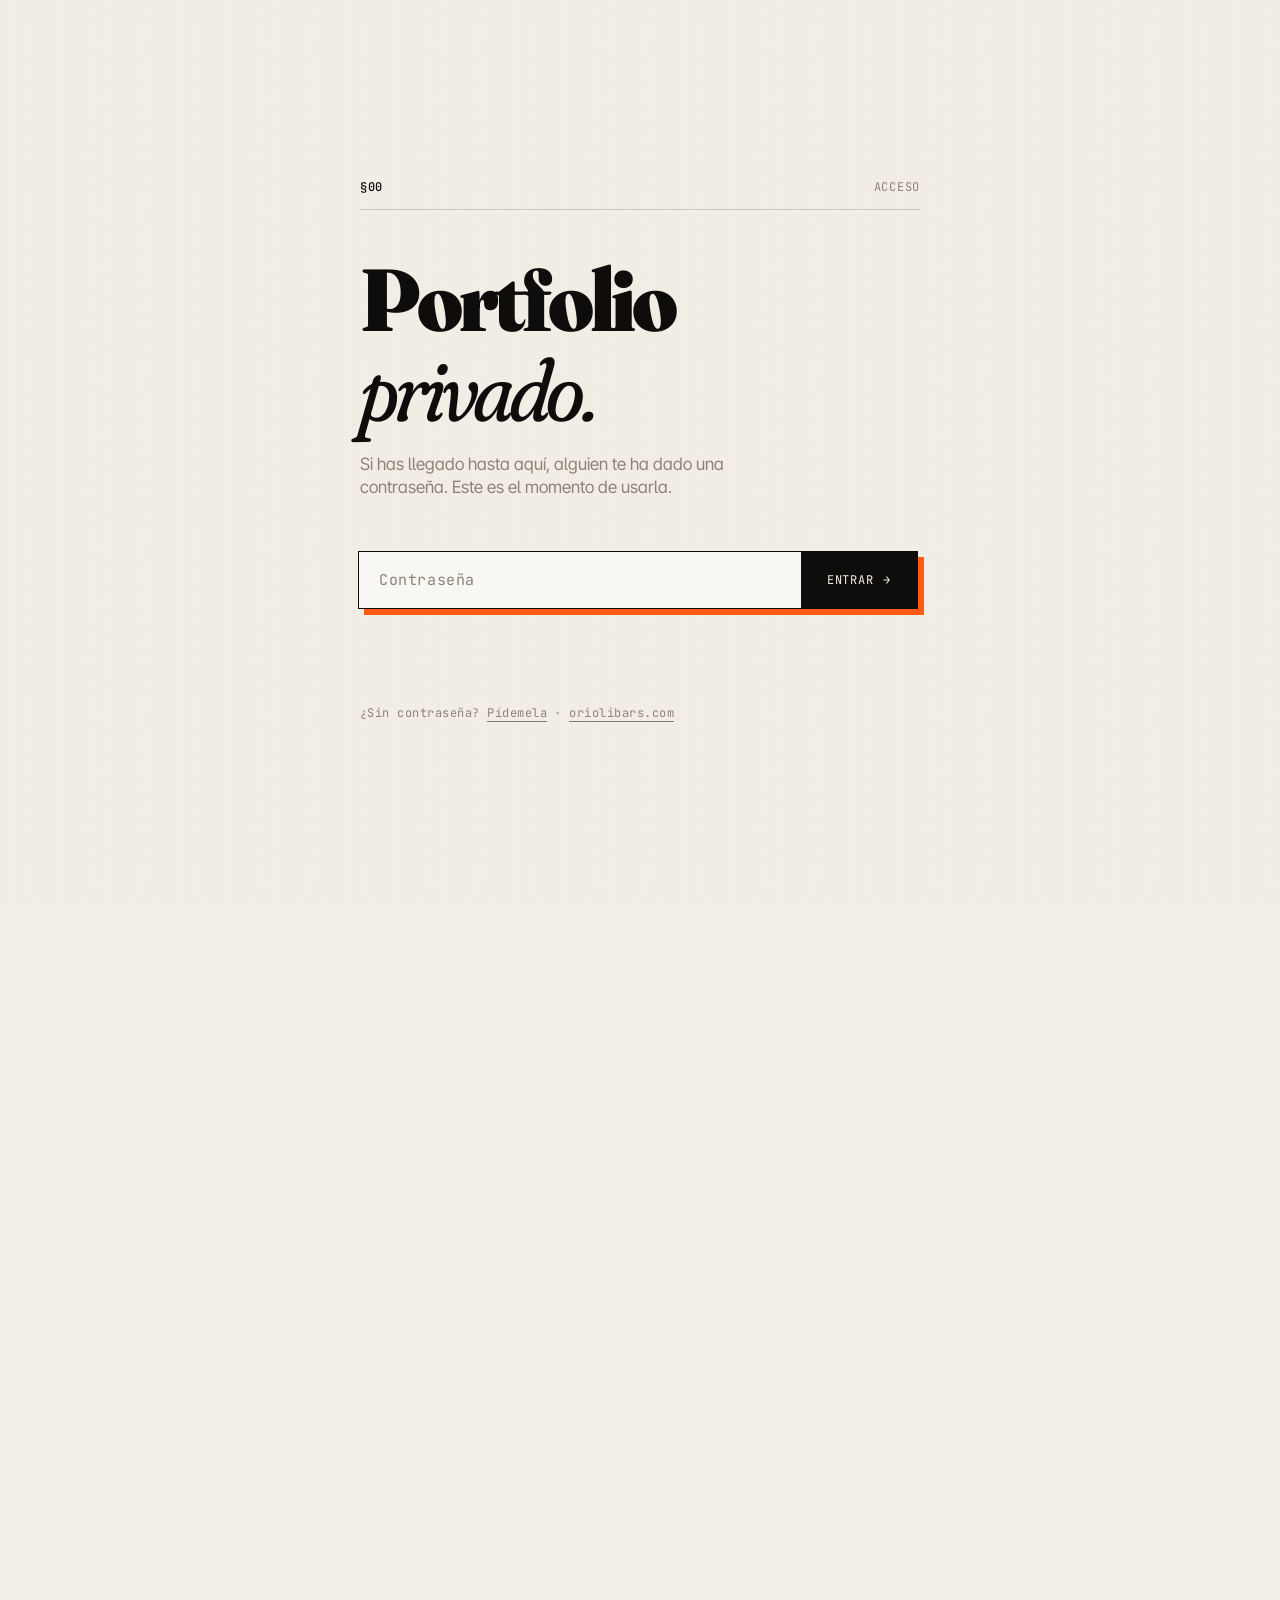
<file: portfolio/index.html>
<!DOCTYPE html>
<html lang="es">
<head>
<script async src="https://www.googletagmanager.com/gtag/js?id=G-YMDXPSY12W"></script>
<script>window.dataLayer=window.dataLayer||[];function gtag(){dataLayer.push(arguments);}gtag('js',new Date());gtag('config','G-YMDXPSY12W');</script>
<link rel="preconnect" href="https://fonts.googleapis.com">
<link rel="preconnect" href="https://fonts.gstatic.com" crossorigin>
<link rel="stylesheet" href="https://fonts.googleapis.com/css2?family=Fraunces:ital,opsz,wght@0,9..144,300..900;1,9..144,300..900&family=Inter+Tight:ital,wght@0,300..900;1,300..900&family=JetBrains+Mono:wght@300..700&display=swap">
<meta charset="utf-8">
<meta name="viewport" content="width=device-width, initial-scale=1">
<title>Portfolio — Oriol Ibars</title>
<meta name="description" content="Portfolio privado.">
<meta name="robots" content="noindex, nofollow, noarchive">

<style>
/* =========================================================
   Oriol Ibars — portfolio
   ========================================================= */

:root {
  --paper: #F2EEE6;
  --ink:   #0E0D0B;
  --ink-2: #1A1815;
  --dim:   #8A8477;
  --rule:  rgba(14,13,11,.16);
  --rule-strong: rgba(14,13,11,.5);
  --accent: #FF5B14;

  --font-display: 'Fraunces', 'Times New Roman', serif;
  --font-sans: 'Inter Tight', system-ui, sans-serif;
  --font-mono: 'JetBrains Mono', ui-monospace, monospace;

  --maxw: 1440px;
  --pad-x: clamp(20px, 4vw, 64px);

  --fs-hero:    clamp(56px, 14vw, 220px);
  --fs-lg:      clamp(30px, 5vw, 72px);
  --fs-md:      clamp(22px, 2.6vw, 40px);
  --fs-body:    clamp(17px, 1.25vw, 21px);
  --fs-small:   clamp(12px, 0.9vw, 13px);

  --ease: cubic-bezier(.2,.7,.15,1);
}

* { box-sizing: border-box; }
html, body { margin: 0; padding: 0; }

html {
  background: var(--paper);
  color: var(--ink);
  -webkit-font-smoothing: antialiased;
  text-rendering: optimizeLegibility;
}

body {
  font-family: var(--font-sans);
  font-size: var(--fs-body);
  line-height: 1.35;
  background: var(--paper);
  color: var(--ink);
  overflow-x: hidden;
  font-feature-settings: "ss01","ss02","cv11","calt";
}

body::before {
  content: "";
  position: fixed; inset: 0;
  pointer-events: none;
  z-index: 1;
  opacity: .35;
  mix-blend-mode: multiply;
  background-image:
    radial-gradient(rgba(14,13,11,.035) 1px, transparent 1px),
    radial-gradient(rgba(14,13,11,.025) 1px, transparent 1px);
  background-size: 3px 3px, 7px 7px;
  background-position: 0 0, 1px 2px;
}

::selection { background: var(--accent); color: #fff; }

a { color: inherit; text-decoration: none; }
p { margin: 0; }
em { font-style: italic; }
strong { font-weight: 600; }
button { font: inherit; cursor: pointer; background: none; border: none; color: inherit; }
img { display: block; width: 100%; height: auto; }

/* ============ NAV ============ */
.nav {
  position: fixed; top: 0; left: 0; right: 0;
  z-index: 50;
  display: grid;
  grid-template-columns: auto 1fr auto;
  align-items: center;
  gap: 24px;
  padding: 18px var(--pad-x);
  background: color-mix(in oklab, var(--paper) 86%, transparent);
  backdrop-filter: blur(8px);
  -webkit-backdrop-filter: blur(8px);
  border-bottom: 1px solid var(--rule);
  font-family: var(--font-mono);
  font-size: var(--fs-small);
  letter-spacing: .02em;
}
.nav__brand {
  font-family: var(--font-display);
  font-weight: 600;
  font-size: 18px;
  letter-spacing: -0.01em;
  font-style: italic;
}
.nav__links {
  display: flex;
  align-items: center;
  justify-content: center;
  gap: clamp(24px, 3vw, 48px);
}
.nav__link {
  font-family: var(--font-mono);
  font-size: var(--fs-small);
  letter-spacing: .04em;
  color: var(--dim);
  text-decoration: none;
  transition: color .2s;
}
.nav__link:hover { color: var(--ink); }
.nav__link.is-active { color: var(--ink); font-weight: 600; }
.nav__cta {
  display: inline-flex; align-items: center; gap: 8px;
  padding: 8px 14px;
  border: 1px solid var(--ink);
  border-radius: 999px;
  transition: background .25s var(--ease), color .25s var(--ease);
}
.nav__cta:hover { background: var(--ink); color: var(--paper); }

.nav__status {
  display: flex; align-items: center; gap: 7px;
  font-family: var(--font-mono); font-size: var(--fs-small); letter-spacing: .06em;
  text-transform: uppercase; color: var(--dim);
}
.nav__led {
  width: 7px; height: 7px; border-radius: 50%;
  background: var(--accent);
  animation: breathe 2.4s ease-in-out infinite;
  flex-shrink: 0;
}
@keyframes breathe {
  0%, 100% { opacity: 1; transform: scale(1); }
  50% { opacity: .3; transform: scale(.65); }
}

.nav__burger {
  display: none;
  flex-direction: column; justify-content: center; gap: 5px;
  width: 36px; height: 36px; padding: 6px;
  cursor: pointer; background: none; border: none; color: inherit;
}
.nav__burger span {
  display: block; height: 1.5px; background: var(--ink);
  transition: transform .3s var(--ease), opacity .2s;
}
.nav--open .nav__burger span:nth-child(1) { transform: translateY(6.5px) rotate(45deg); }
.nav--open .nav__burger span:nth-child(2) { opacity: 0; }
.nav--open .nav__burger span:nth-child(3) { transform: translateY(-6.5px) rotate(-45deg); }

.nav__drawer {
  display: none; position: fixed; inset: 0; z-index: 149;
  background: var(--paper); flex-direction: column;
  align-items: center; justify-content: center; gap: 36px;
  padding: 80px 40px 60px;
}
.nav--open .nav__drawer { display: flex; }
.nav__drawer-link {
  font-family: var(--font-display); font-style: italic; font-weight: 400;
  font-size: clamp(32px, 10vw, 56px); letter-spacing: -0.03em;
  color: var(--ink); text-decoration: none; transition: color .2s;
}
.nav__drawer-link:hover, .nav__drawer-link.is-active { color: var(--accent); }
.nav__drawer-cta {
  display: inline-flex; align-items: center; gap: 10px;
  padding: 14px 26px; border: 1px solid var(--ink);
  font-family: var(--font-mono); font-size: var(--fs-small);
  letter-spacing: .06em; text-transform: uppercase;
  transition: background .25s, color .25s;
}
.nav__drawer-cta:hover { background: var(--ink); color: var(--paper); }

@media (max-width: 960px) {
  .nav__status { display: none; }
}
@media (max-width: 720px) {
  .nav { grid-template-columns: 1fr auto; gap: 12px; padding: 14px 20px; }
  .nav__links { display: none; }
  .nav__cta { display: none; }
  .nav__burger { display: flex; }
}

/* ============ LAYOUT / SECTIONS ============ */
main { padding-top: 0; position: relative; z-index: 2; }

.section {
  position: relative;
  padding: clamp(100px, 12vh, 180px) var(--pad-x);
  max-width: var(--maxw);
  margin: 0 auto;
}
.section + .section {
  border-top: 1px solid var(--rule);
}

.section__tag {
  position: absolute;
  top: clamp(72px, 9vh, 100px);
  left: var(--pad-x);
  right: var(--pad-x);
  display: flex; justify-content: space-between;
  font-family: var(--font-mono);
  font-size: var(--fs-small);
  color: var(--dim);
  letter-spacing: .06em;
  text-transform: uppercase;
}
.section__tag span:first-child {
  color: var(--ink);
  font-weight: 500;
}

.section__title {
  font-family: var(--font-display);
  font-weight: 300;
  font-style: italic;
  font-size: var(--fs-lg);
  letter-spacing: -0.03em;
  line-height: 1;
  margin: 0 0 clamp(40px, 6vh, 88px);
  color: var(--ink);
}

.mono { font-family: var(--font-mono); letter-spacing: .01em; }
.small { font-size: var(--fs-small); }
.dim { color: var(--dim); }
.accent { color: var(--accent); }

/* ============ REVEAL ============ */
[data-reveal] {
  opacity: 0;
  transform: translateY(22px);
  transition: opacity .9s var(--ease), transform 1s var(--ease);
  transition-delay: var(--reveal-delay, 0ms);
}
[data-reveal].is-visible {
  opacity: 1;
  transform: translateY(0);
}

/* ============ §01 HERO ============ */
.hero {
  min-height: 72vh;
  padding-top: clamp(140px, 22vh, 240px);
  padding-bottom: clamp(60px, 10vh, 120px);
  display: flex;
  flex-direction: column;
  justify-content: flex-end;
}
.hero__headline {
  font-family: var(--font-display);
  font-weight: 900;
  font-size: clamp(48px, 10vw, 160px);
  line-height: 1.02;
  letter-spacing: -0.045em;
  margin: 0;
  font-variation-settings: "SOFT" 30, "opsz" 144;
}
.hero__headline .line { display: block; }
.hero__headline .line--italic {
  font-style: italic;
  font-weight: 400;
  font-variation-settings: "SOFT" 80, "opsz" 144;
}
.hero__sub {
  margin-top: clamp(28px, 5vh, 56px);
  max-width: 560px;
  color: var(--dim);
}
.hero__sub .pop { color: var(--ink); }

/* ============ CARDS ============ */
.grid {
  display: grid;
  grid-template-columns: repeat(2, 1fr);
  gap: clamp(32px, 4vw, 64px) clamp(24px, 3vw, 48px);
}
@media (max-width: 880px) {
  .grid { grid-template-columns: 1fr; }
}
.grid--feature { grid-template-columns: 1fr; }
.grid + .grid { margin-top: clamp(32px, 4vw, 64px); }

.card { min-width: 0; }

.card__shot {
  display: block;
  border: 1px solid var(--rule-strong);
  background: #fff;
  transition: transform .45s var(--ease), box-shadow .45s var(--ease);
}
.card__shot:hover {
  transform: translateY(-4px);
  box-shadow: 8px 8px 0 var(--accent);
}
.card__bar {
  display: flex; align-items: center; gap: 12px;
  padding: 9px 14px;
  border-bottom: 1px solid var(--rule);
  background: var(--paper);
  font-family: var(--font-mono);
  font-size: var(--fs-small);
  color: var(--dim);
}
.card__dots { letter-spacing: 3px; font-size: 8px; color: var(--rule-strong); }
.card__url { overflow: hidden; text-overflow: ellipsis; white-space: nowrap; }
.card__shot:hover .card__url { color: var(--accent); }

.card__img { aspect-ratio: 16 / 10; object-fit: cover; object-position: top; }

.card__head {
  display: flex; align-items: baseline; justify-content: space-between; gap: 16px;
  margin-top: 18px;
}
.card__title {
  font-family: var(--font-display);
  font-style: italic;
  font-weight: 500;
  font-size: var(--fs-md);
  letter-spacing: -0.02em;
  line-height: 1.05;
  margin: 0;
}
.card__meta {
  font-family: var(--font-mono);
  font-size: var(--fs-small);
  color: var(--dim);
  letter-spacing: .04em;
  text-transform: uppercase;
  white-space: nowrap;
}
.card__desc {
  margin-top: 10px;
  max-width: 60ch;
  color: var(--ink-2);
}
.card__desc .dim { color: var(--dim); }

/* feature card (Dogfy) */
.card--feature .card__img { aspect-ratio: auto; }
.card--feature .card__title { font-size: var(--fs-lg); }

/* ============ CTA ============ */
.cta {
  text-align: left;
}
.cta__line {
  font-family: var(--font-display);
  font-weight: 900;
  font-size: clamp(40px, 7vw, 110px);
  letter-spacing: -0.04em;
  line-height: 1.02;
  margin: 0;
}
.cta__line--accent { color: var(--accent); font-style: italic; font-weight: 400; }
.cta__btn {
  display: inline-flex; align-items: center; gap: 14px;
  margin-top: clamp(28px, 5vh, 48px);
  padding: 18px 32px;
  border: 1px solid var(--ink);
  font-family: var(--font-mono);
  font-size: var(--fs-small);
  letter-spacing: .06em;
  text-transform: uppercase;
  transition: background .25s var(--ease), color .25s var(--ease);
}
.cta__btn:hover { background: var(--ink); color: var(--paper); }

/* ============ GATE ============ */
body.locked main, body.locked .nav { visibility: hidden; }
body:not(.locked) .gate { display: none; }

.gate {
  position: fixed; inset: 0; z-index: 200;
  background: var(--paper);
  display: flex; align-items: center; justify-content: center;
  padding: var(--pad-x);
}
.gate::before {
  content: "";
  position: absolute; inset: 0;
  pointer-events: none;
  opacity: .35;
  mix-blend-mode: multiply;
  background-image:
    radial-gradient(rgba(14,13,11,.035) 1px, transparent 1px),
    radial-gradient(rgba(14,13,11,.025) 1px, transparent 1px);
  background-size: 3px 3px, 7px 7px;
  background-position: 0 0, 1px 2px;
}
.gate.is-open {
  opacity: 0;
  visibility: hidden;
  transition: opacity .6s var(--ease), visibility 0s .6s;
}
.gate__inner {
  width: min(560px, 100%);
  position: relative;
}
.gate__tag {
  display: flex; justify-content: space-between;
  font-family: var(--font-mono);
  font-size: var(--fs-small);
  color: var(--dim);
  letter-spacing: .06em;
  text-transform: uppercase;
  border-bottom: 1px solid var(--rule);
  padding-bottom: 14px;
  margin-bottom: clamp(28px, 5vh, 48px);
}
.gate__tag span:first-child { color: var(--ink); font-weight: 500; }
.gate__title {
  font-family: var(--font-display);
  font-weight: 900;
  font-size: clamp(44px, 8vw, 88px);
  line-height: 1.02;
  letter-spacing: -0.045em;
  margin: 0;
  font-variation-settings: "SOFT" 30, "opsz" 144;
}
.gate__title em {
  display: block;
  font-style: italic;
  font-weight: 400;
  font-variation-settings: "SOFT" 80, "opsz" 144;
}
.gate__sub {
  margin-top: 18px;
  color: var(--dim);
  max-width: 42ch;
}
.gate__form {
  margin-top: clamp(32px, 6vh, 56px);
  display: flex;
  border: 1px solid var(--ink);
  background: color-mix(in oklab, #fff 55%, var(--paper));
  transition: box-shadow .3s var(--ease), transform .3s var(--ease);
}
.gate__form:focus-within {
  box-shadow: 6px 6px 0 var(--accent);
  transform: translate(-2px, -2px);
}
.gate__input {
  flex: 1;
  min-width: 0;
  border: none;
  outline: none;
  background: transparent;
  padding: 18px 20px;
  font-family: var(--font-mono);
  font-size: 15px;
  letter-spacing: .04em;
  color: var(--ink);
}
.gate__input::placeholder { color: var(--dim); }
.gate__btn {
  display: inline-flex; align-items: center; gap: 10px;
  padding: 18px 26px;
  background: var(--ink);
  color: var(--paper);
  font-family: var(--font-mono);
  font-size: var(--fs-small);
  letter-spacing: .06em;
  text-transform: uppercase;
  white-space: nowrap;
  transition: background .25s var(--ease), color .25s var(--ease);
}
.gate__btn:hover { background: var(--accent); color: #fff; }
.gate__btn .arrow { transition: transform .25s var(--ease); }
.gate__btn:hover .arrow { transform: translateX(4px); }
.gate__error {
  margin-top: 14px;
  font-family: var(--font-mono);
  font-size: var(--fs-small);
  letter-spacing: .04em;
  color: var(--accent);
  min-height: 1.4em;
  opacity: 0;
  transition: opacity .25s;
}
.gate.has-error .gate__error { opacity: 1; }
.gate.has-error .gate__form {
  border-color: var(--accent);
  animation: gate-shake .4s var(--ease);
}
@keyframes gate-shake {
  0%, 100% { transform: translateX(0); }
  25% { transform: translateX(-7px); }
  50% { transform: translateX(6px); }
  75% { transform: translateX(-3px); }
}
.gate__foot {
  margin-top: clamp(36px, 7vh, 64px);
  font-family: var(--font-mono);
  font-size: var(--fs-small);
  color: var(--dim);
  letter-spacing: .04em;
}
.gate__foot a { border-bottom: 1px solid var(--rule-strong); transition: color .2s, border-color .2s; }
.gate__foot a:hover { color: var(--accent); border-color: var(--accent); }
@media (max-width: 560px) {
  .gate__form { flex-direction: column; }
  .gate__btn { justify-content: center; }
}

/* ============ FOOTER ============ */
.foot {
  border-top: 1px solid var(--rule);
  padding: 32px var(--pad-x) 44px;
  max-width: var(--maxw);
  margin: 0 auto;
}
.foot__row {
  display: flex; flex-wrap: wrap; gap: 12px 32px;
  justify-content: space-between;
  font-family: var(--font-mono);
  font-size: var(--fs-small);
  color: var(--ink);
}
</style>
</head>
<body class="locked">

<!-- Gate -->
<div class="gate" id="gate">
  <div class="gate__inner">
    <div class="gate__tag"><span>§00</span><span>Acceso</span></div>
    <h1 class="gate__title">Portfolio <em>privado.</em></h1>
    <p class="gate__sub">Si has llegado hasta aquí, alguien te ha dado una contraseña. Este es el momento de usarla.</p>
    <form class="gate__form" id="gate-form" autocomplete="off">
      <input class="gate__input" id="gate-input" type="password" placeholder="Contraseña" aria-label="Contraseña" autofocus>
      <button class="gate__btn" type="submit">Entrar <span class="arrow" aria-hidden="true">→</span></button>
    </form>
    <p class="gate__error" id="gate-error" role="alert">No es esa. Prueba otra vez.</p>
    <p class="gate__foot">¿Sin contraseña? <a href="/es/contact/">Pídemela</a> · <a href="/es/">oriolibars.com</a></p>
  </div>
</div>

<!-- Nav -->
<nav class="nav" aria-label="Principal">
  <a href="/es/" class="nav__brand"><span>Oriol Ibars</span></a>
  <div class="nav__links">
    <a href="/portfolio/" class="nav__link is-active">Portfolio</a>
    <a href="/refferable.html" class="nav__link">Refferable</a>
    <a href="/es/contact/" class="nav__link">Contacto</a>
  </div>
  <div style="display:flex;align-items:center;gap:20px;">
    <span class="nav__status"><span class="nav__led" aria-hidden="true"></span>Disponible</span>
    <a href="/es/contact/" class="nav__cta">Hablemos <span aria-hidden="true">→</span></a>
    <button class="nav__burger" id="nav-burger" aria-label="Abrir menú" aria-expanded="false">
      <span></span><span></span><span></span>
    </button>
  </div>
  <div class="nav__drawer" id="nav-drawer" aria-hidden="true">
    <a href="/portfolio/" class="nav__drawer-link is-active">Portfolio</a>
    <a href="/refferable.html" class="nav__drawer-link">Refferable</a>
    <a href="/es/contact/" class="nav__drawer-link">Contacto</a>
    <a href="/es/contact/" class="nav__drawer-cta">Hablemos de la decisión →</a>
  </div>
</nav>

<main>

  <!-- §01 HERO -->
  <section class="hero section" id="inicio">
    <div class="section__tag"><span>§01</span><span>Portfolio</span></div>

    <h1 class="hero__headline">
      <span class="line" data-reveal>Trabajo.</span>
      <span class="line line--italic" data-reveal>Y experimentos.</span>
    </h1>

    <div class="hero__sub">
      <p data-reveal>Pantallazo, URL y dos líneas de cada uno.</p>
      <p class="pop" data-reveal>Sin casos de estudio de cuarenta páginas.</p>
    </div>
  </section>

  <!-- §02 TRABAJO -->
  <section class="section" id="trabajo">
    <div class="section__tag"><span>§02</span><span>Trabajo</span></div>

    <h2 class="section__title" data-reveal>Con clientes</h2>

    <div class="grid grid--feature">
      <article class="card card--feature" data-reveal>
        <a class="card__shot" href="https://www.dogfydiet.com" target="_blank" rel="noopener">
          <span class="card__bar"><span class="card__dots">●●●</span><span class="card__url">dogfydiet.com</span></span>
          <img class="card__img" src="img/dogfydiet.jpg" alt="Home de Dogfy Diet" loading="eager">
        </a>
        <div class="card__head">
          <h3 class="card__title">Dogfy Diet</h3>
          <span class="card__meta">Ahora · Suscripción D2C</span>
        </div>
        <p class="card__desc">Comida natural para perros, a domicilio. Trabajo en el funnel de captación: del primer clic al primer pedido, y que el segundo llegue solo.</p>
      </article>
    </div>

    <div class="grid">
      <article class="card" data-reveal>
        <a class="card__shot" href="https://bookish.org" target="_blank" rel="noopener">
          <span class="card__bar"><span class="card__dots">●●●</span><span class="card__url">bookish.org</span></span>
          <img class="card__img" src="img/bookish.jpg" alt="Home de Bookish" loading="lazy">
        </a>
        <div class="card__head">
          <h3 class="card__title">Bookish</h3>
          <span class="card__meta">Ecommerce editorial</span>
        </div>
        <p class="card__desc">Marketplace de librerías independientes: más de cincuenta librerías reales vendiendo online bajo una sola marca.</p>
      </article>

      <article class="card" data-reveal>
        <a class="card__shot" href="https://www.vueling.com/es" target="_blank" rel="noopener">
          <span class="card__bar"><span class="card__dots">●●●</span><span class="card__url">vueling.com</span></span>
          <img class="card__img" src="img/vueling.jpg" alt="Home de Vueling" loading="lazy">
        </a>
        <div class="card__head">
          <h3 class="card__title">Vueling</h3>
          <span class="card__meta">Travel</span>
        </div>
        <p class="card__desc">El funnel de reserva de una aerolínea: millones de visitas, margen fino y cada décima de conversión cuenta.</p>
      </article>

      <article class="card" data-reveal>
        <a class="card__shot" href="https://www.bancsabadell.com" target="_blank" rel="noopener">
          <span class="card__bar"><span class="card__dots">●●●</span><span class="card__url">bancsabadell.com</span></span>
          <img class="card__img" src="img/bancsabadell.jpg" alt="Home de Banco Sabadell" loading="lazy">
        </a>
        <div class="card__head">
          <h3 class="card__title">Banco Sabadell</h3>
          <span class="card__meta">Banca</span>
        </div>
        <p class="card__desc">Captación y contratación digital para particulares, en un sector donde cada formulario pasa por tres comités.</p>
      </article>
    </div>
  </section>

  <!-- §03 EXPERIMENTOS -->
  <section class="section" id="experimentos">
    <div class="section__tag"><span>§03</span><span>Experimentos</span></div>

    <h2 class="section__title" data-reveal>Por mi cuenta</h2>

    <div class="grid">
      <article class="card" data-reveal>
        <a class="card__shot" href="https://singularityradar.com" target="_blank" rel="noopener">
          <span class="card__bar"><span class="card__dots">●●●</span><span class="card__url">singularityradar.com</span></span>
          <img class="card__img" src="img/singularityradar.jpg" alt="Home de Singularity Radar" loading="eager">
        </a>
        <div class="card__head">
          <h3 class="card__title">Singularity Radar</h3>
          <span class="card__meta">IA · Editorial</span>
        </div>
        <p class="card__desc">Radar de evidencia sobre IA, autonomía, cómputo y robótica. Un índice de presión hacia la singularidad, con señales publicadas. Sin pronósticos de salón.</p>
      </article>

      <article class="card" data-reveal>
        <a class="card__shot" href="https://topcerdanya.com" target="_blank" rel="noopener">
          <span class="card__bar"><span class="card__dots">●●●</span><span class="card__url">topcerdanya.com</span></span>
          <img class="card__img" src="img/topcerdanya.jpg" alt="Home de TopCerdanya" loading="lazy">
        </a>
        <div class="card__head">
          <h3 class="card__title">Top.Cerdanya</h3>
          <span class="card__meta">Medio local</span>
        </div>
        <p class="card__desc">La guía independiente de la Cerdanya. Guías, agenda, noticias y herramientas propias: estado de carreteras en directo, mapa pet friendly, hasta un simulador del eclipse de 2026.</p>
      </article>

      <article class="card" data-reveal>
        <a class="card__shot" href="https://the-longevity-radar.vercel.app" target="_blank" rel="noopener">
          <span class="card__bar"><span class="card__dots">●●●</span><span class="card__url">the-longevity-radar.vercel.app</span></span>
          <img class="card__img" src="img/thelongevityradar.jpg" alt="Home de The Longevity Radar" loading="lazy">
        </a>
        <div class="card__head">
          <h3 class="card__title">The Longevity Radar</h3>
          <span class="card__meta">Ciencia · Editorial</span>
        </div>
        <p class="card__desc">El mismo oficio, otro frente: qué avanza de verdad hacia rejuvenecer humanos. Cada señal con nota de realidad y de potencial, sin el hype del feed.</p>
      </article>

      <article class="card" data-reveal>
        <a class="card__shot" href="https://elboldemiperro.vercel.app" target="_blank" rel="noopener">
          <span class="card__bar"><span class="card__dots">●●●</span><span class="card__url">elboldemiperro.vercel.app</span></span>
          <img class="card__img" src="img/elboldemiperro.jpg" alt="Home de El bol de mi perro" loading="lazy">
        </a>
        <div class="card__head">
          <h3 class="card__title">El bol de mi perro</h3>
          <span class="card__meta">Lead gen</span>
        </div>
        <p class="card__desc">Calculadora de nutrición canina. Le cuentas cómo es tu perro y te dice qué darle, cuánto al día y dónde comprarlo al mejor precio.</p>
      </article>

      <article class="card" data-reveal>
        <a class="card__shot" href="https://muscle-keeper.vercel.app" target="_blank" rel="noopener">
          <span class="card__bar"><span class="card__dots">●●●</span><span class="card__url">muscle-keeper.vercel.app</span></span>
          <img class="card__img" src="img/musclekeeper.jpg" alt="Home de Muscle Keeper" loading="lazy">
        </a>
        <div class="card__head">
          <h3 class="card__title">Muscle Keeper</h3>
          <span class="card__meta">Salud · Lead gen</span>
        </div>
        <p class="card__desc">Si estás con Ozempic, Wegovy o Mounjaro, parte del peso que pierdes puede ser músculo. Doce preguntas y una estimación de riesgo, sin consejo médico ni venta de planes.</p>
      </article>

      <article class="card" data-reveal>
        <a class="card__shot" href="https://tuindicativo.com" target="_blank" rel="noopener">
          <span class="card__bar"><span class="card__dots">●●●</span><span class="card__url">tuindicativo.com</span></span>
          <img class="card__img" src="img/tuindicativo.jpg" alt="Home de Tu Indicativo" loading="lazy">
        </a>
        <div class="card__head">
          <h3 class="card__title">Tu Indicativo</h3>
          <span class="card__meta">Formación</span>
        </div>
        <p class="card__desc">Temario, tests y simulacros para aprobar el examen de radioaficionado en España. Lo estudias a tu ritmo y sales con indicativo.</p>
      </article>

      <article class="card" data-reveal>
        <a class="card__shot" href="https://cerdanya-concierge.vercel.app" target="_blank" rel="noopener">
          <span class="card__bar"><span class="card__dots">●●●</span><span class="card__url">cerdanya-concierge.vercel.app</span></span>
          <img class="card__img" src="img/conciergecerdanya.jpg" alt="Home de Cerdanya Concierge" loading="lazy">
        </a>
        <div class="card__head">
          <h3 class="card__title">Cerdanya Concierge</h3>
          <span class="card__meta">Servicio privado</span>
        </div>
        <p class="card__desc">Tu casa en La Cerdanya, cuidada como si vivieras en ella. Veinticinco plazas, selección individual y sin permanencia.</p>
      </article>

      <article class="card" data-reveal>
        <a class="card__shot" href="https://elroast.com" target="_blank" rel="noopener">
          <span class="card__bar"><span class="card__dots">●●●</span><span class="card__url">elroast.com</span></span>
          <img class="card__img" src="img/elroast.jpg" alt="Home de El Roast" loading="lazy">
        </a>
        <div class="card__head">
          <h3 class="card__title">El Roast</h3>
          <span class="card__meta">IA · CRO</span>
        </div>
        <p class="card__desc">Pegas la URL de tu web y una IA entrenada con 25 años de CRO le pone nota, sin anestesia. Gratis, en 60 segundos y sin pedirte el email.</p>
      </article>

      <article class="card" data-reveal>
        <a class="card__shot" href="https://how-fucked-is-my-career.vercel.app" target="_blank" rel="noopener">
          <span class="card__bar"><span class="card__dots">●●●</span><span class="card__url">how-fucked-is-my-career.vercel.app</span></span>
          <img class="card__img" src="img/howfucked.jpg" alt="Home de How Fucked Is My Career" loading="lazy">
        </a>
        <div class="card__head">
          <h3 class="card__title">How Fucked Is My Career</h3>
          <span class="card__meta">IA · Diagnóstico</span>
        </div>
        <p class="card__desc">Seis preguntas y te dice cómo de jodida está tu carrera, con profesión, edad, sueldo y mercado. El nombre es una broma. Los datos no.</p>
      </article>

      <article class="card" data-reveal>
        <a class="card__shot" href="https://refferable.com" target="_blank" rel="noopener">
          <span class="card__bar"><span class="card__dots">●●●</span><span class="card__url">refferable.com</span></span>
          <img class="card__img" src="img/refferable.jpg" alt="Home de Refferable" loading="lazy">
        </a>
        <div class="card__head">
          <h3 class="card__title">Refferable</h3>
          <span class="card__meta">AEO · Consultoría</span>
        </div>
        <p class="card__desc">Tus clientes ya preguntan a ChatGPT antes de buscarte en Google. Refferable ayuda a marcas B2B a aparecer en esas respuestas, con un checker gratis de qué dice la IA de ti.</p>
      </article>

      <article class="card" data-reveal>
        <span class="card__shot" style="cursor: default;">
          <span class="card__bar"><span class="card__dots">●●●</span><span class="card__url">crm.oriolibars.com <span class="dim">· privado</span></span></span>
          <img class="card__img" src="img/crm.jpg" alt="Pantalla de acceso del CRM outreach" loading="lazy">
        </span>
        <div class="card__head">
          <h3 class="card__title">CRM outreach</h3>
          <span class="card__meta">Herramienta interna</span>
        </div>
        <p class="card__desc">CRM propio para outreach multicuenta: campañas, seguimientos y detección de respuestas, sin pagar un SaaS. Next.js y Supabase, de puertas adentro.</p>
      </article>

      <article class="card" data-reveal>
        <a class="card__shot" href="/es/">
          <span class="card__bar"><span class="card__dots">●●●</span><span class="card__url">oriolibars.com</span></span>
          <img class="card__img" src="img/oriolibars.jpg" alt="Home de oriolibars.com" loading="lazy">
        </a>
        <div class="card__head">
          <h3 class="card__title">Esta casa</h3>
          <span class="card__meta">One-pager</span>
        </div>
        <p class="card__desc">Un one-pager tipográfico en HTML plano. Sin frameworks, sin cookies, sin nada que se pueda romper un domingo por la noche.</p>
      </article>
    </div>
  </section>

  <!-- §04 CTA -->
  <section class="section cta" id="contacto">
    <div class="section__tag"><span>§04</span><span>Contacto</span></div>

    <p class="cta__line" data-reveal>¿Algo que</p>
    <p class="cta__line cta__line--accent" data-reveal>no cuadra?</p>

    <a class="cta__btn" href="https://calendly.com/oriolibars/30min" target="_blank" rel="noopener" data-reveal>
      <span>Hablamos 30 minutos</span>
      <span aria-hidden="true">→</span>
    </a>
  </section>

  <footer class="foot">
    <div class="foot__row">
      <span>© 2026 Oriol Ibars</span>
      <span class="dim">25 años. 250 proyectos. Mirando lo que nadie quiere mirar.</span>
      <span class="mono small dim">v.2026.09</span>
    </div>
  </footer>

</main>

<script>
(function() {
  'use strict';

  /* ===== Gate ===== */
  const GATE_HASH = 'b0cfd20e3047a8b58770b21be976e832a32ec08a2297296c35d949df47ff6c5d';
  const gate = document.getElementById('gate');
  const gateForm = document.getElementById('gate-form');
  const gateInput = document.getElementById('gate-input');

  async function sha256(text) {
    const buf = await crypto.subtle.digest('SHA-256', new TextEncoder().encode(text));
    return Array.from(new Uint8Array(buf)).map(b => b.toString(16).padStart(2, '0')).join('');
  }

  function unlock(instant) {
    document.body.classList.remove('locked');
    if (instant) {
      gate.remove();
    } else {
      gate.classList.add('is-open');
      setTimeout(() => gate.remove(), 700);
    }
    window.dispatchEvent(new Event('portfolio:unlocked'));
  }

  try {
    if (sessionStorage.getItem('pf_auth') === GATE_HASH) unlock(true);
  } catch (_) {}

  if (gateForm) {
    gateForm.addEventListener('submit', async (ev) => {
      ev.preventDefault();
      gate.classList.remove('has-error');
      const hash = await sha256(gateInput.value.trim());
      if (hash === GATE_HASH) {
        try { sessionStorage.setItem('pf_auth', hash); } catch (_) {}
        unlock(false);
      } else {
        // retrigger the shake animation
        void gate.offsetWidth;
        gate.classList.add('has-error');
        gateInput.select();
      }
    });
  }

  /* ===== Reveal on scroll ===== */
  const revealEls = document.querySelectorAll('[data-reveal]');
  revealEls.forEach((el) => {
    const parent = el.parentElement;
    if (!parent) return;
    const siblings = Array.from(parent.querySelectorAll(':scope > [data-reveal]'));
    const idx = siblings.indexOf(el);
    if (idx > 0) el.style.setProperty('--reveal-delay', (idx * 90) + 'ms');
  });

  const io = new IntersectionObserver((entries) => {
    entries.forEach((e) => {
      if (e.isIntersecting) {
        e.target.classList.add('is-visible');
        io.unobserve(e.target);
      }
    });
  }, { threshold: 0.12, rootMargin: '0px 0px -8% 0px' });

  function startReveals() {
    revealEls.forEach((el) => io.observe(el));
  }
  if (document.body.classList.contains('locked')) {
    window.addEventListener('portfolio:unlocked', startReveals, { once: true });
  } else {
    startReveals();
  }

  /* ===== Hamburger / drawer ===== */
  const burger = document.getElementById('nav-burger');
  const drawer = document.getElementById('nav-drawer');
  const navEl = document.querySelector('.nav');
  if (burger && drawer && navEl) {
    burger.addEventListener('click', () => {
      const open = navEl.classList.toggle('nav--open');
      burger.setAttribute('aria-expanded', String(open));
      drawer.setAttribute('aria-hidden', String(!open));
      document.body.style.overflow = open ? 'hidden' : '';
    });
    drawer.querySelectorAll('a').forEach(el => {
      el.addEventListener('click', () => {
        navEl.classList.remove('nav--open');
        burger.setAttribute('aria-expanded', 'false');
        drawer.setAttribute('aria-hidden', 'true');
        document.body.style.overflow = '';
      });
    });
  }
})();
</script>
</body>
</html>
</file>
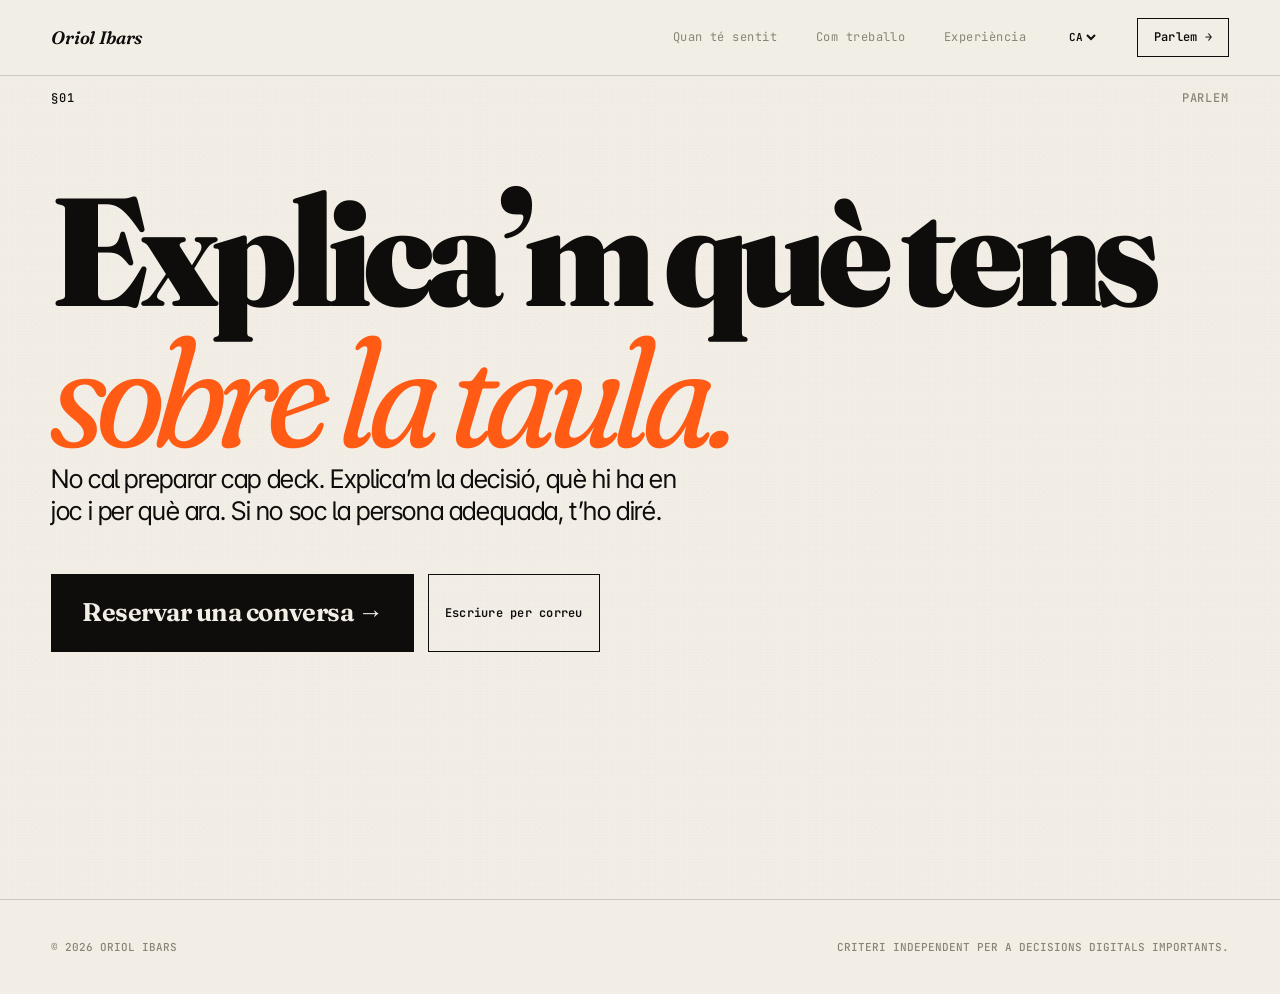
<file: ca/contact/index.html>
<!doctype html><html lang="ca" data-page="contact/"><head>
    <!-- Google tag (gtag.js) -->
    <script async src="https://www.googletagmanager.com/gtag/js?id=G-YMDXPSY12W"></script>
    <script>window.dataLayer=window.dataLayer||[];function gtag(){dataLayer.push(arguments);}gtag('js',new Date());gtag('config','G-YMDXPSY12W');</script>
    <meta charset="utf-8"><meta name="viewport" content="width=device-width,initial-scale=1">
    <title>Explica’m què tens sobre la taula. — Oriol Ibars</title><meta name="description" content="No cal preparar cap deck. Explica’m la decisió, què hi ha en joc i per què ara. Si no soc la persona adequada, t’ho diré.">
    <link rel="canonical" href="https://oriolibars.com/ca/contact/"><link rel="alternate" hreflang="ca" href="https://oriolibars.com/ca/contact/"><link rel="alternate" hreflang="es" href="https://oriolibars.com/es/contact/"><link rel="alternate" hreflang="en" href="https://oriolibars.com/en/contact/"><link rel="alternate" hreflang="x-default" href="https://oriolibars.com/en/contact/">
    <meta property="og:type" content="website"><meta property="og:title" content="Explica’m què tens sobre la taula. — Oriol Ibars">
    <meta property="og:description" content="No cal preparar cap deck. Explica’m la decisió, què hi ha en joc i per què ara. Si no soc la persona adequada, t’ho diré."><meta property="og:url" content="https://oriolibars.com/ca/contact/">
    <meta name="twitter:card" content="summary">
    <link rel="preconnect" href="https://fonts.googleapis.com"><link rel="preconnect" href="https://fonts.gstatic.com" crossorigin>
    <link rel="stylesheet" href="https://fonts.googleapis.com/css2?family=Fraunces:ital,opsz,wght@0,9..144,300..900;1,9..144,300..900&family=Inter+Tight:wght@400..800&family=JetBrains+Mono:wght@500..700&display=swap">
    <link rel="stylesheet" href="/assets/site.css?v=20260718"><script defer src="/assets/site.js?v=20260718"></script>
  </head><body><a class="skip" href="#main">Anar al contingut</a><nav class="nav" aria-label="Navegació principal">
    <a class="brand" href="/ca/">Oriol Ibars</a>
    <div class="nav__links">
      <a href="/ca/#moments">Quan té sentit</a>
      <a href="/ca/#approach">Com treballo</a>
      <a href="/ca/#about">Experiència</a>
      <select class="language" data-language aria-label="Idioma">
        <option value="ca" selected>CA</option><option value="es">ES</option><option value="en">EN</option>
      </select>
      <a class="button" href="/ca/contact/">Parlem →</a>
    </div>
  </nav><main id="main">
    <section class="section page-hero cta">
      <p class="eyebrow"><span>§01</span><span>Parlem</span></p>
      <h1>Explica’m què tens <em>sobre la taula.</em></h1><p class="lede">No cal preparar cap deck. Explica’m la decisió, què hi ha en joc i per què ara. Si no soc la persona adequada, t’ho diré.</p>
      <div class="contact-options">
        <a class="button button--accent" href="https://calendly.com/oriolibars/30min" target="_blank" rel="noopener">Reservar una conversa →</a>
        <a class="button" href="mailto:oriolibars@gmail.com">Escriure per correu</a>
      </div>
    </section>
  </main><footer class="foot"><span>© 2026 Oriol Ibars</span><span>Criteri independent per a decisions digitals importants.</span></footer></body></html>
</file>
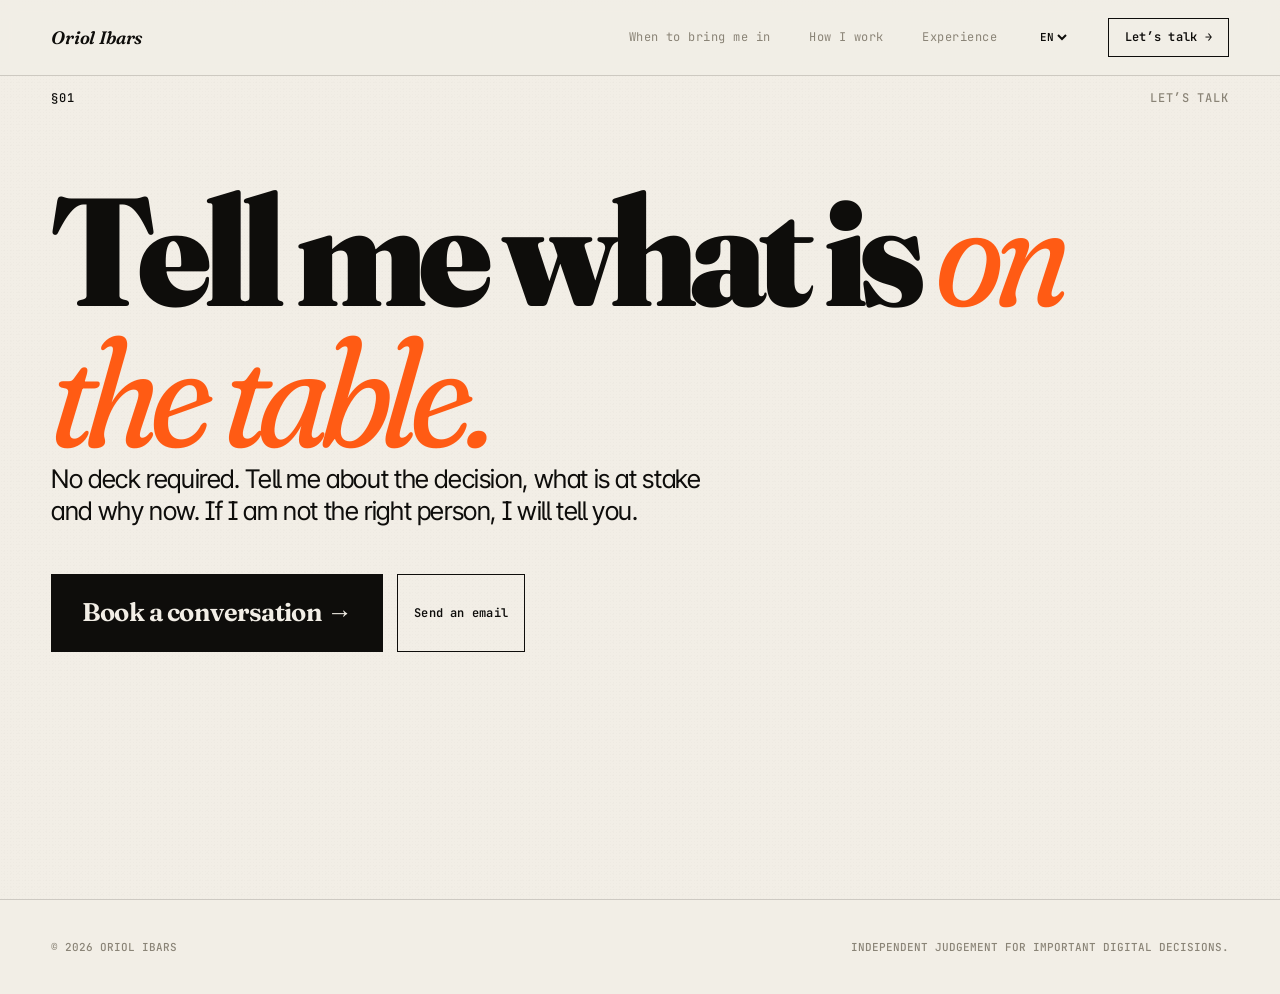
<file: en/contact/index.html>
<!doctype html><html lang="en" data-page="contact/"><head>
    <!-- Google tag (gtag.js) -->
    <script async src="https://www.googletagmanager.com/gtag/js?id=G-YMDXPSY12W"></script>
    <script>window.dataLayer=window.dataLayer||[];function gtag(){dataLayer.push(arguments);}gtag('js',new Date());gtag('config','G-YMDXPSY12W');</script>
    <meta charset="utf-8"><meta name="viewport" content="width=device-width,initial-scale=1">
    <title>Tell me what is on the table. — Oriol Ibars</title><meta name="description" content="No deck required. Tell me about the decision, what is at stake and why now. If I am not the right person, I will tell you.">
    <link rel="canonical" href="https://oriolibars.com/en/contact/"><link rel="alternate" hreflang="ca" href="https://oriolibars.com/ca/contact/"><link rel="alternate" hreflang="es" href="https://oriolibars.com/es/contact/"><link rel="alternate" hreflang="en" href="https://oriolibars.com/en/contact/"><link rel="alternate" hreflang="x-default" href="https://oriolibars.com/en/contact/">
    <meta property="og:type" content="website"><meta property="og:title" content="Tell me what is on the table. — Oriol Ibars">
    <meta property="og:description" content="No deck required. Tell me about the decision, what is at stake and why now. If I am not the right person, I will tell you."><meta property="og:url" content="https://oriolibars.com/en/contact/">
    <meta name="twitter:card" content="summary">
    <link rel="preconnect" href="https://fonts.googleapis.com"><link rel="preconnect" href="https://fonts.gstatic.com" crossorigin>
    <link rel="stylesheet" href="https://fonts.googleapis.com/css2?family=Fraunces:ital,opsz,wght@0,9..144,300..900;1,9..144,300..900&family=Inter+Tight:wght@400..800&family=JetBrains+Mono:wght@500..700&display=swap">
    <link rel="stylesheet" href="/assets/site.css?v=20260718"><script defer src="/assets/site.js?v=20260718"></script>
  </head><body><a class="skip" href="#main">Skip to content</a><nav class="nav" aria-label="Primary navigation">
    <a class="brand" href="/en/">Oriol Ibars</a>
    <div class="nav__links">
      <a href="/en/#moments">When to bring me in</a>
      <a href="/en/#approach">How I work</a>
      <a href="/en/#about">Experience</a>
      <select class="language" data-language aria-label="Language">
        <option value="ca">CA</option><option value="es">ES</option><option value="en" selected>EN</option>
      </select>
      <a class="button" href="/en/contact/">Let’s talk →</a>
    </div>
  </nav><main id="main">
    <section class="section page-hero cta">
      <p class="eyebrow"><span>§01</span><span>Let’s talk</span></p>
      <h1>Tell me what is <em>on the table.</em></h1><p class="lede">No deck required. Tell me about the decision, what is at stake and why now. If I am not the right person, I will tell you.</p>
      <div class="contact-options">
        <a class="button button--accent" href="https://calendly.com/oriolibars/30min" target="_blank" rel="noopener">Book a conversation →</a>
        <a class="button" href="mailto:oriolibars@gmail.com">Send an email</a>
      </div>
    </section>
  </main><footer class="foot"><span>© 2026 Oriol Ibars</span><span>Independent judgement for important digital decisions.</span></footer></body></html>
</file>
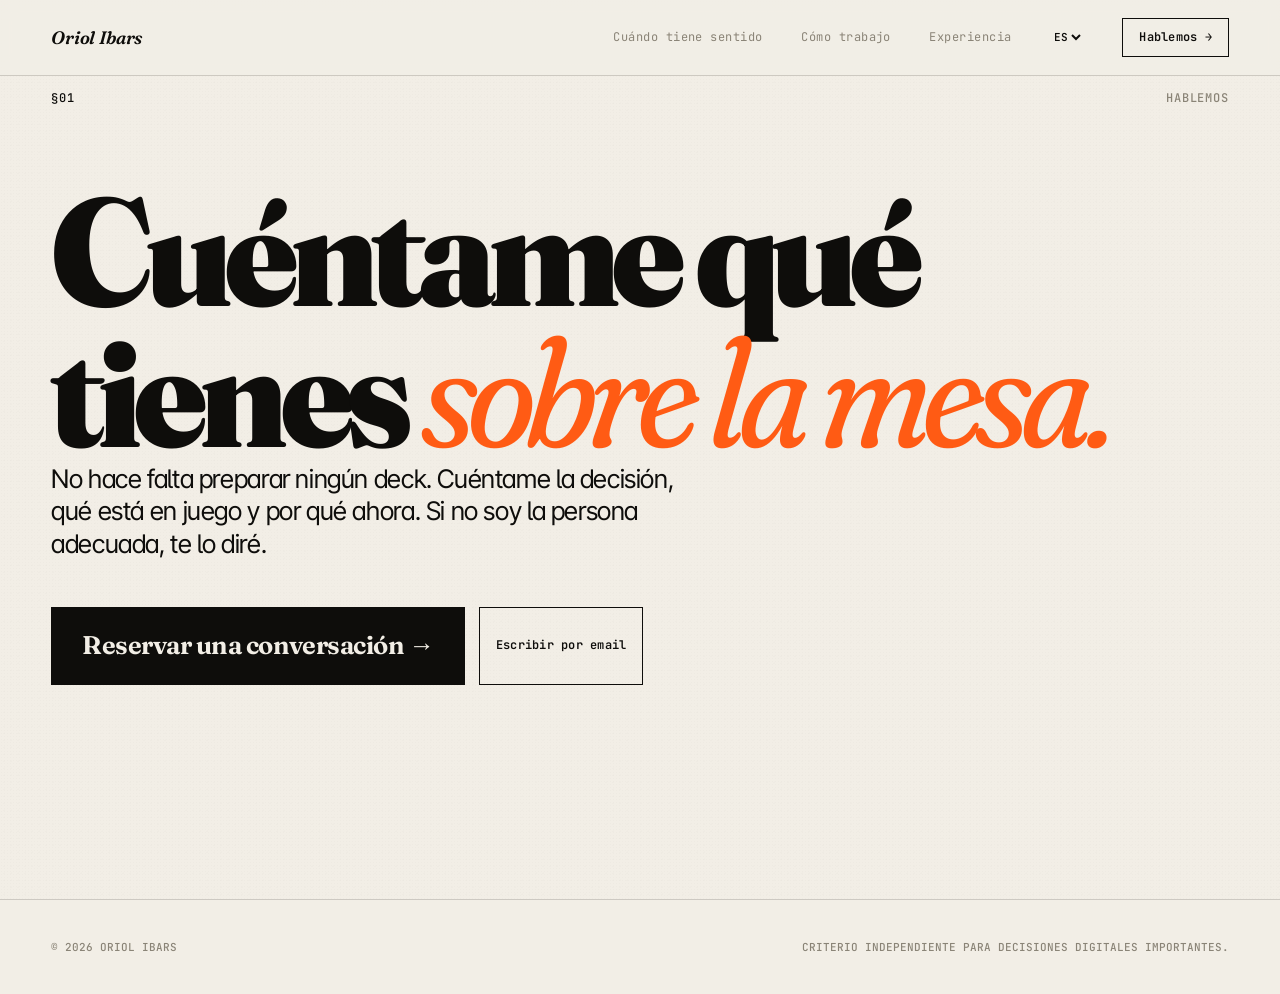
<file: es/contact/index.html>
<!doctype html><html lang="es" data-page="contact/"><head>
    <!-- Google tag (gtag.js) -->
    <script async src="https://www.googletagmanager.com/gtag/js?id=G-YMDXPSY12W"></script>
    <script>window.dataLayer=window.dataLayer||[];function gtag(){dataLayer.push(arguments);}gtag('js',new Date());gtag('config','G-YMDXPSY12W');</script>
    <meta charset="utf-8"><meta name="viewport" content="width=device-width,initial-scale=1">
    <title>Cuéntame qué tienes sobre la mesa. — Oriol Ibars</title><meta name="description" content="No hace falta preparar ningún deck. Cuéntame la decisión, qué está en juego y por qué ahora. Si no soy la persona adecuada, te lo diré.">
    <link rel="canonical" href="https://oriolibars.com/es/contact/"><link rel="alternate" hreflang="ca" href="https://oriolibars.com/ca/contact/"><link rel="alternate" hreflang="es" href="https://oriolibars.com/es/contact/"><link rel="alternate" hreflang="en" href="https://oriolibars.com/en/contact/"><link rel="alternate" hreflang="x-default" href="https://oriolibars.com/en/contact/">
    <meta property="og:type" content="website"><meta property="og:title" content="Cuéntame qué tienes sobre la mesa. — Oriol Ibars">
    <meta property="og:description" content="No hace falta preparar ningún deck. Cuéntame la decisión, qué está en juego y por qué ahora. Si no soy la persona adecuada, te lo diré."><meta property="og:url" content="https://oriolibars.com/es/contact/">
    <meta name="twitter:card" content="summary">
    <link rel="preconnect" href="https://fonts.googleapis.com"><link rel="preconnect" href="https://fonts.gstatic.com" crossorigin>
    <link rel="stylesheet" href="https://fonts.googleapis.com/css2?family=Fraunces:ital,opsz,wght@0,9..144,300..900;1,9..144,300..900&family=Inter+Tight:wght@400..800&family=JetBrains+Mono:wght@500..700&display=swap">
    <link rel="stylesheet" href="/assets/site.css?v=20260718"><script defer src="/assets/site.js?v=20260718"></script>
  </head><body><a class="skip" href="#main">Ir al contenido</a><nav class="nav" aria-label="Navegación principal">
    <a class="brand" href="/es/">Oriol Ibars</a>
    <div class="nav__links">
      <a href="/es/#moments">Cuándo tiene sentido</a>
      <a href="/es/#approach">Cómo trabajo</a>
      <a href="/es/#about">Experiencia</a>
      <select class="language" data-language aria-label="Idioma">
        <option value="ca">CA</option><option value="es" selected>ES</option><option value="en">EN</option>
      </select>
      <a class="button" href="/es/contact/">Hablemos →</a>
    </div>
  </nav><main id="main">
    <section class="section page-hero cta">
      <p class="eyebrow"><span>§01</span><span>Hablemos</span></p>
      <h1>Cuéntame qué tienes <em>sobre la mesa.</em></h1><p class="lede">No hace falta preparar ningún deck. Cuéntame la decisión, qué está en juego y por qué ahora. Si no soy la persona adecuada, te lo diré.</p>
      <div class="contact-options">
        <a class="button button--accent" href="https://calendly.com/oriolibars/30min" target="_blank" rel="noopener">Reservar una conversación →</a>
        <a class="button" href="mailto:oriolibars@gmail.com">Escribir por email</a>
      </div>
    </section>
  </main><footer class="foot"><span>© 2026 Oriol Ibars</span><span>Criterio independiente para decisiones digitales importantes.</span></footer></body></html>
</file>
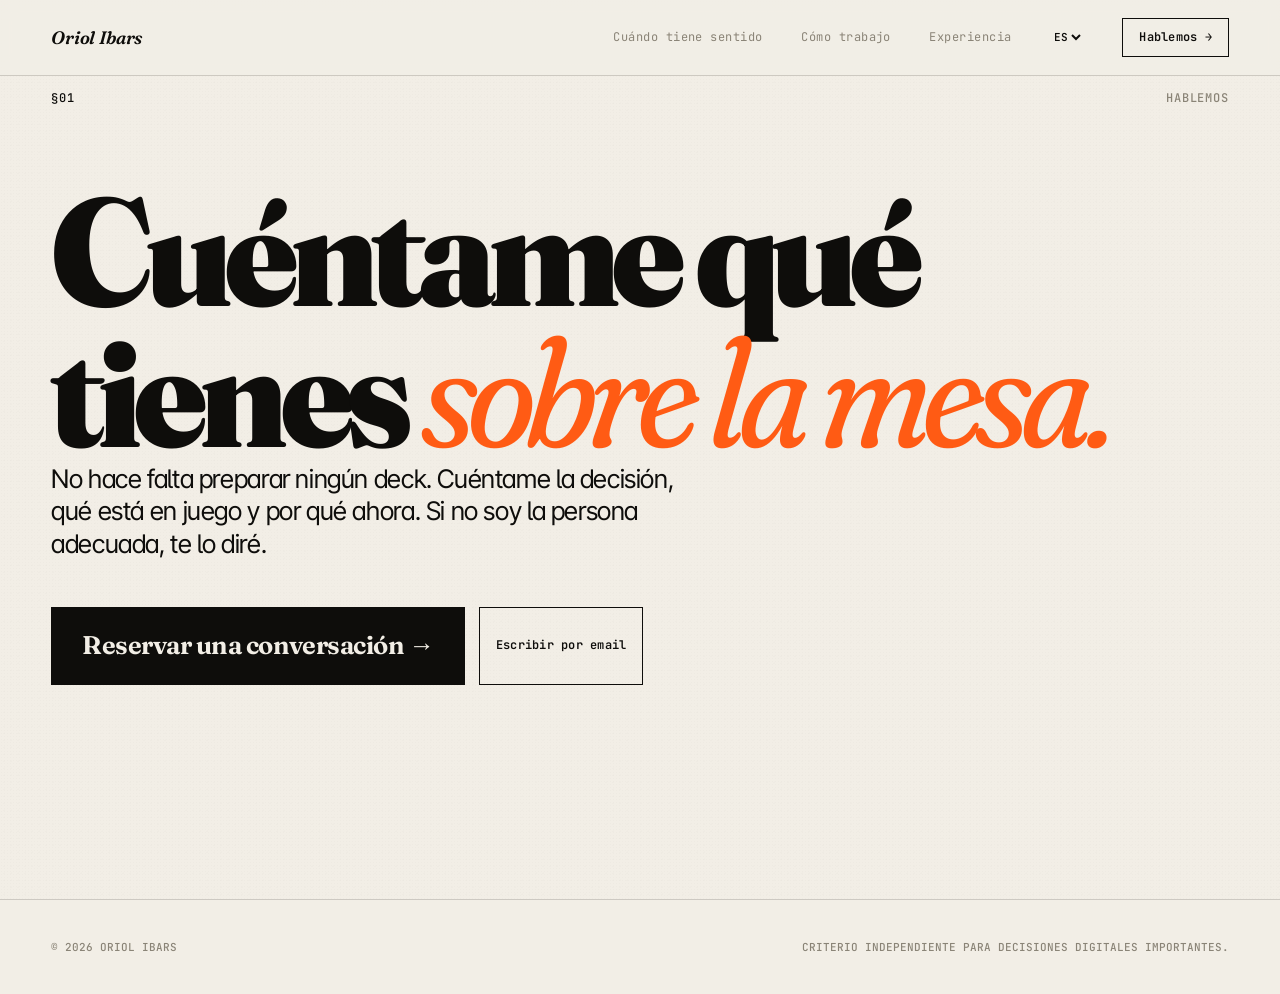
<file: contacto.html>
<!doctype html><html lang="es"><head><script async src="https://www.googletagmanager.com/gtag/js?id=G-YMDXPSY12W"></script><script>window.dataLayer=window.dataLayer||[];function gtag(){dataLayer.push(arguments);}gtag('js',new Date());gtag('config','G-YMDXPSY12W');</script><meta charset="utf-8"><meta name="robots" content="noindex,follow"><link rel="canonical" href="https://oriolibars.com/es/contact/"><meta http-equiv="refresh" content="0;url=/es/contact/"><title>Contacto — Oriol Ibars</title></head><body><p><a href="/es/contact/">Hablemos de la decisión</a></p></body></html>
</file>
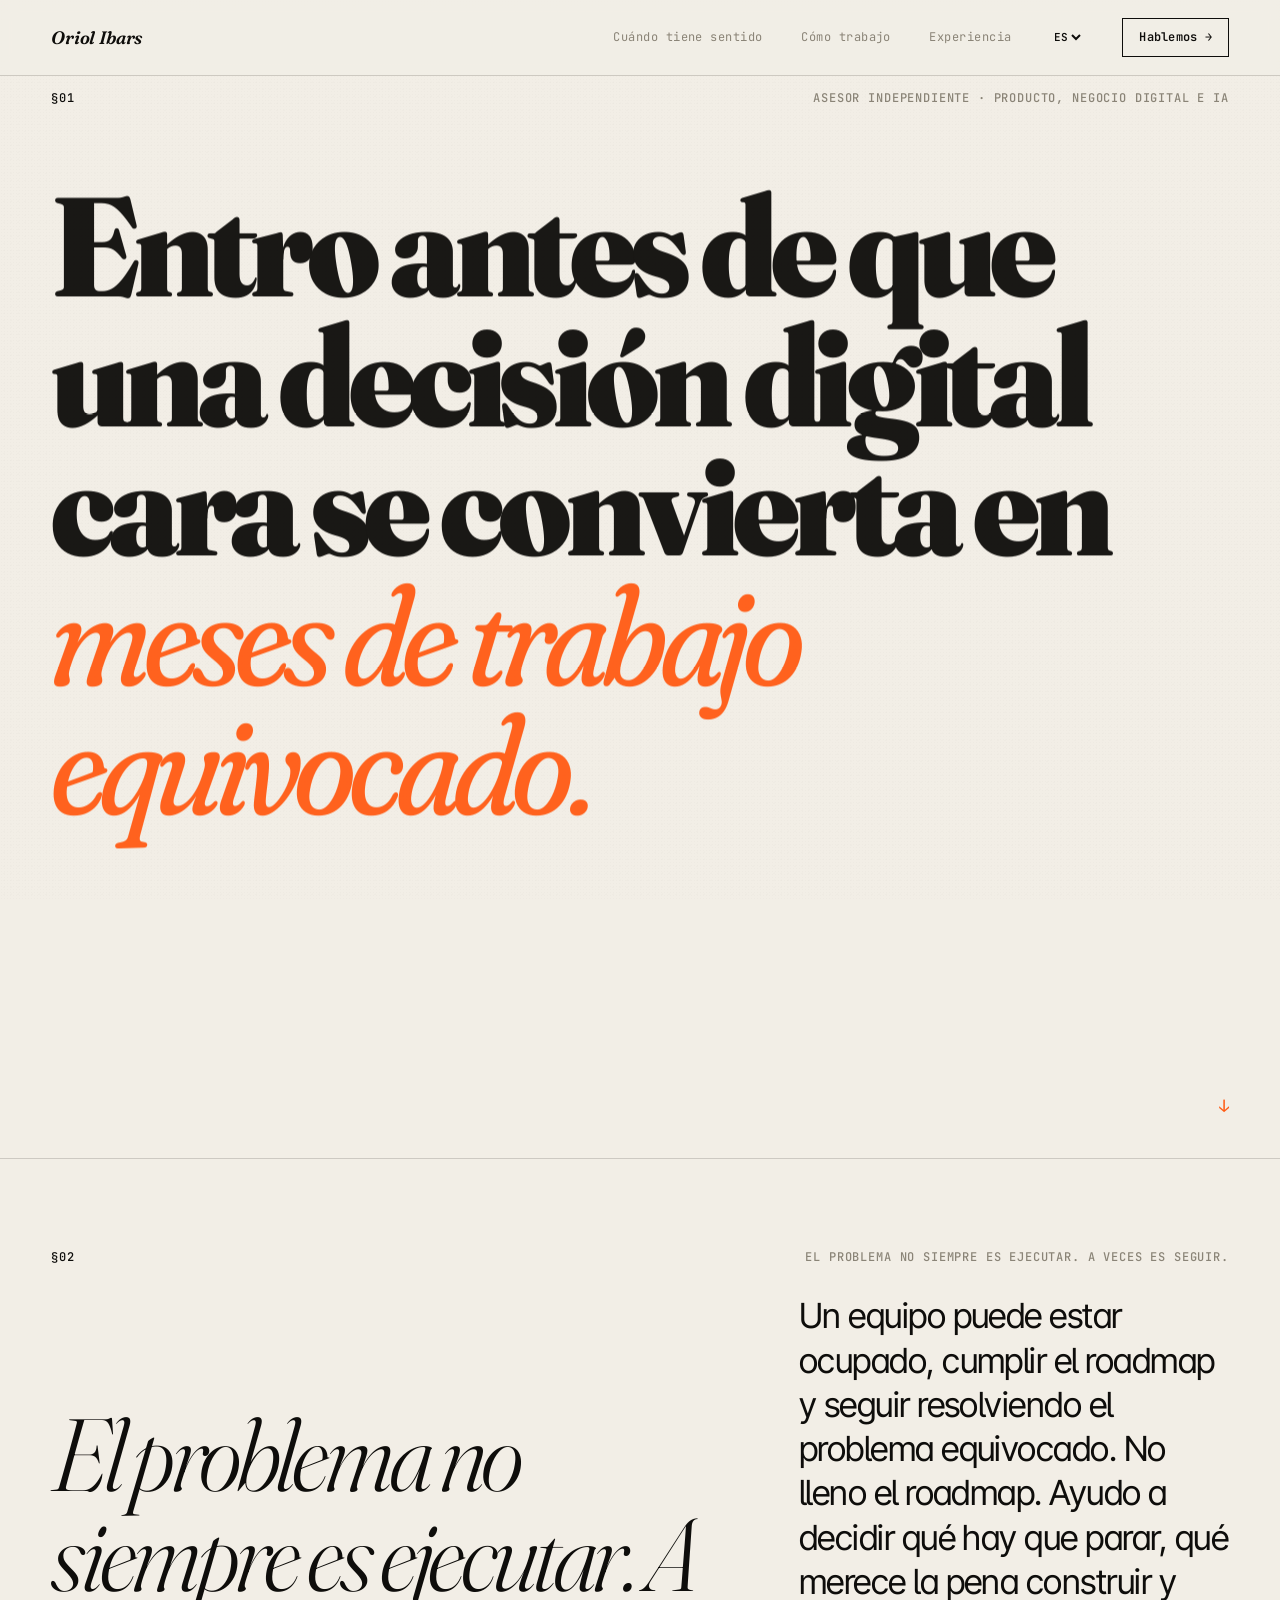
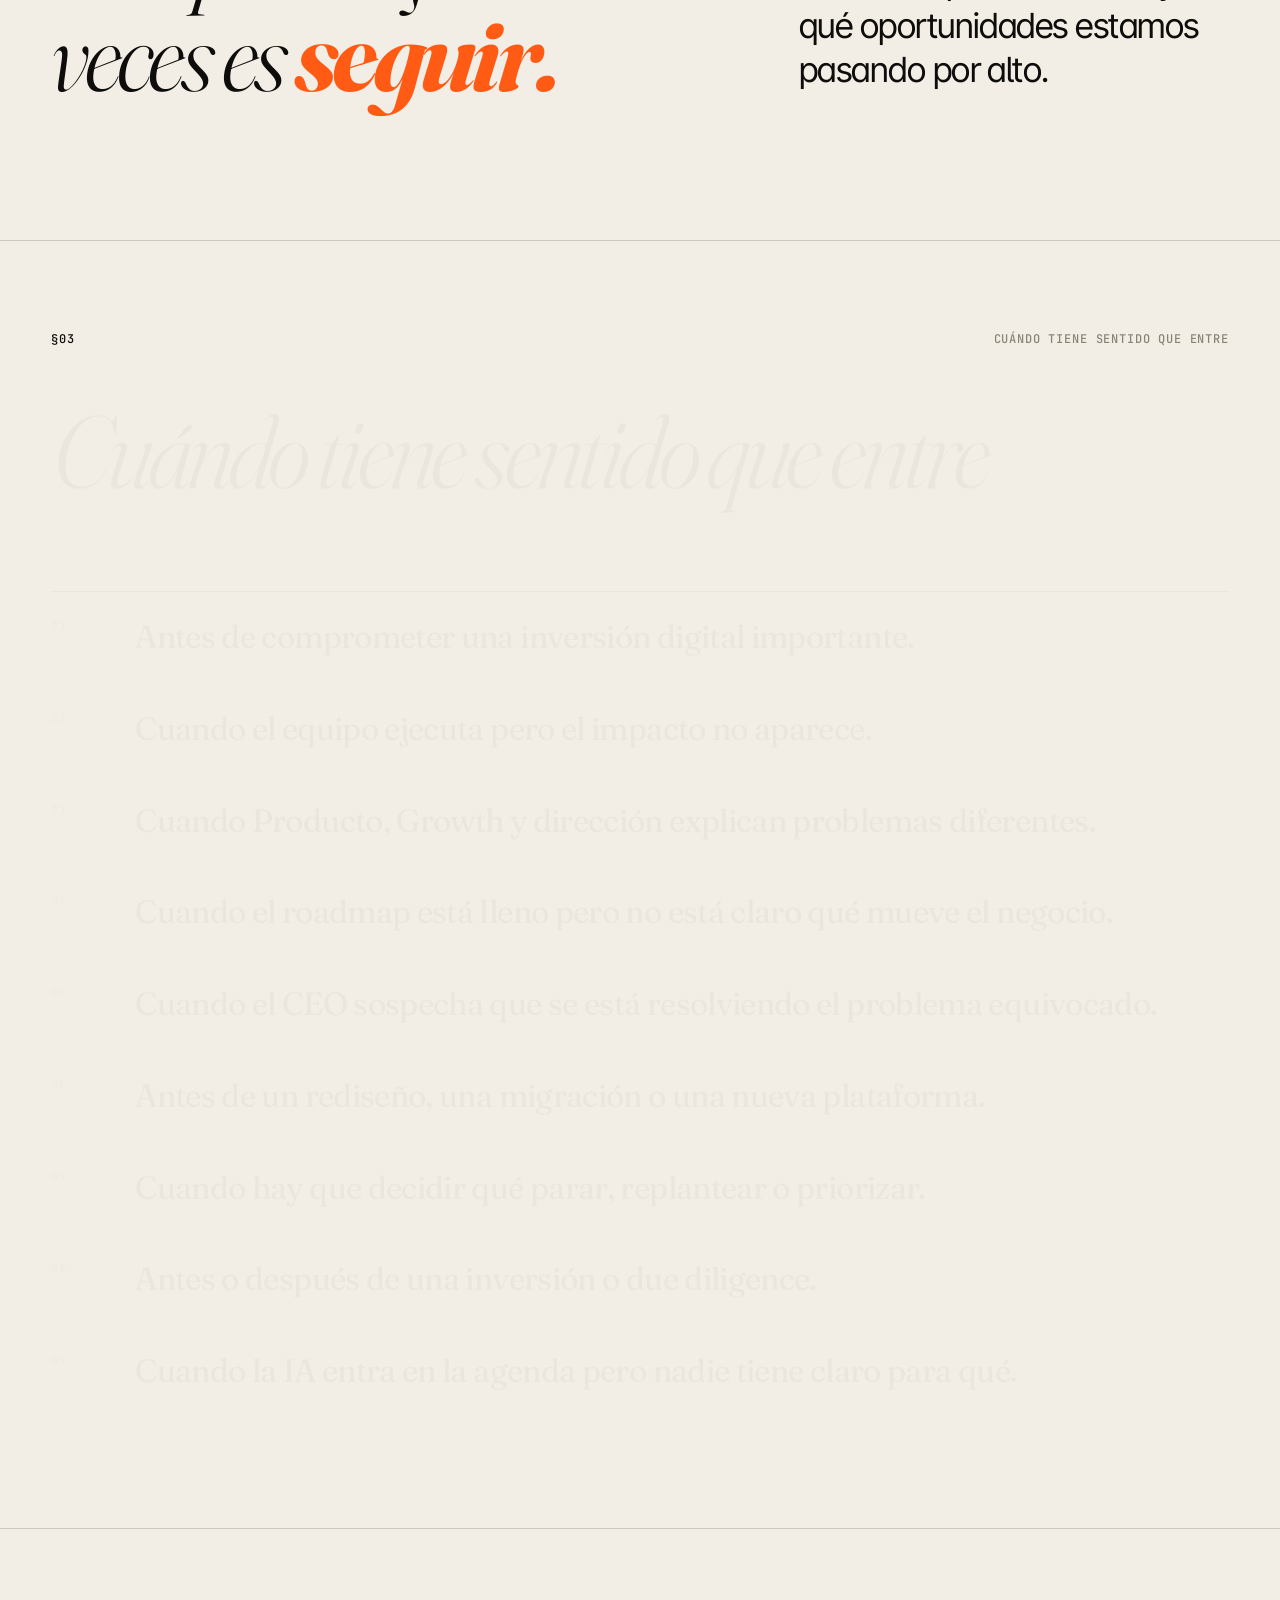
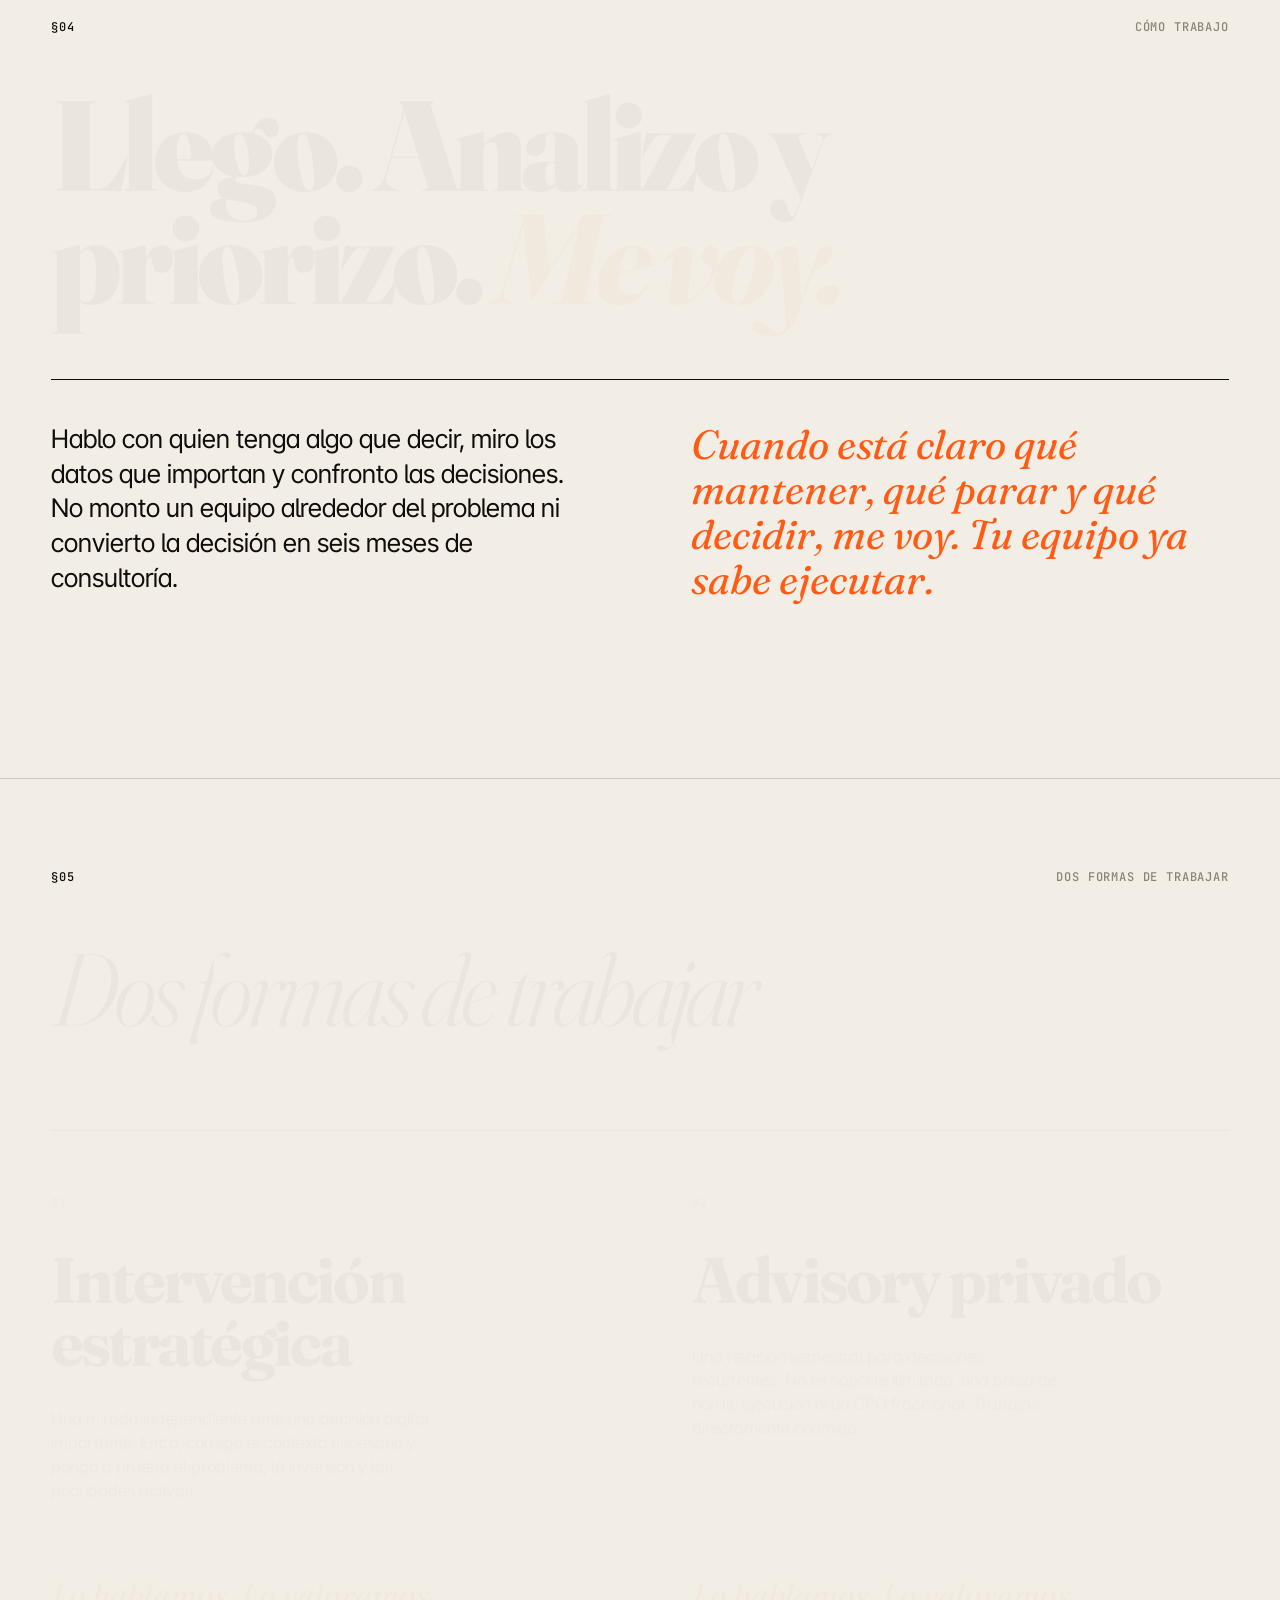
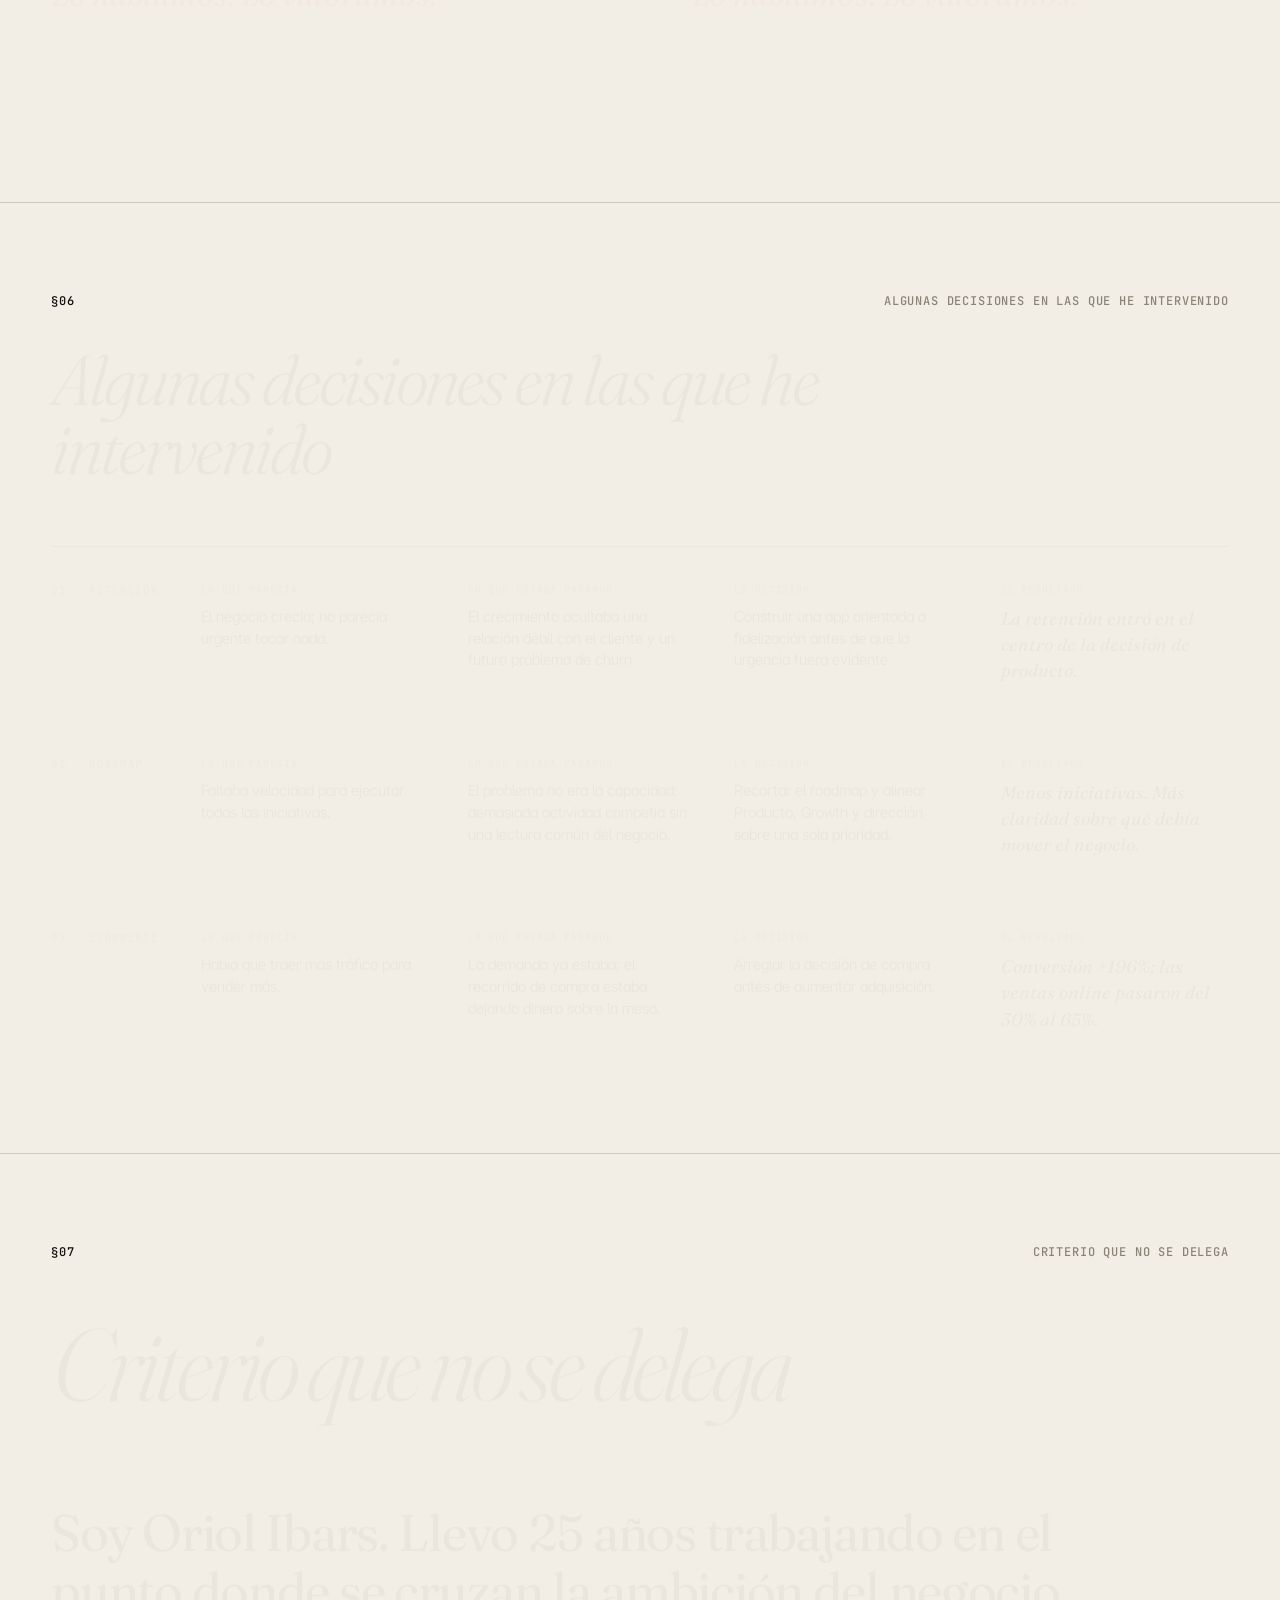
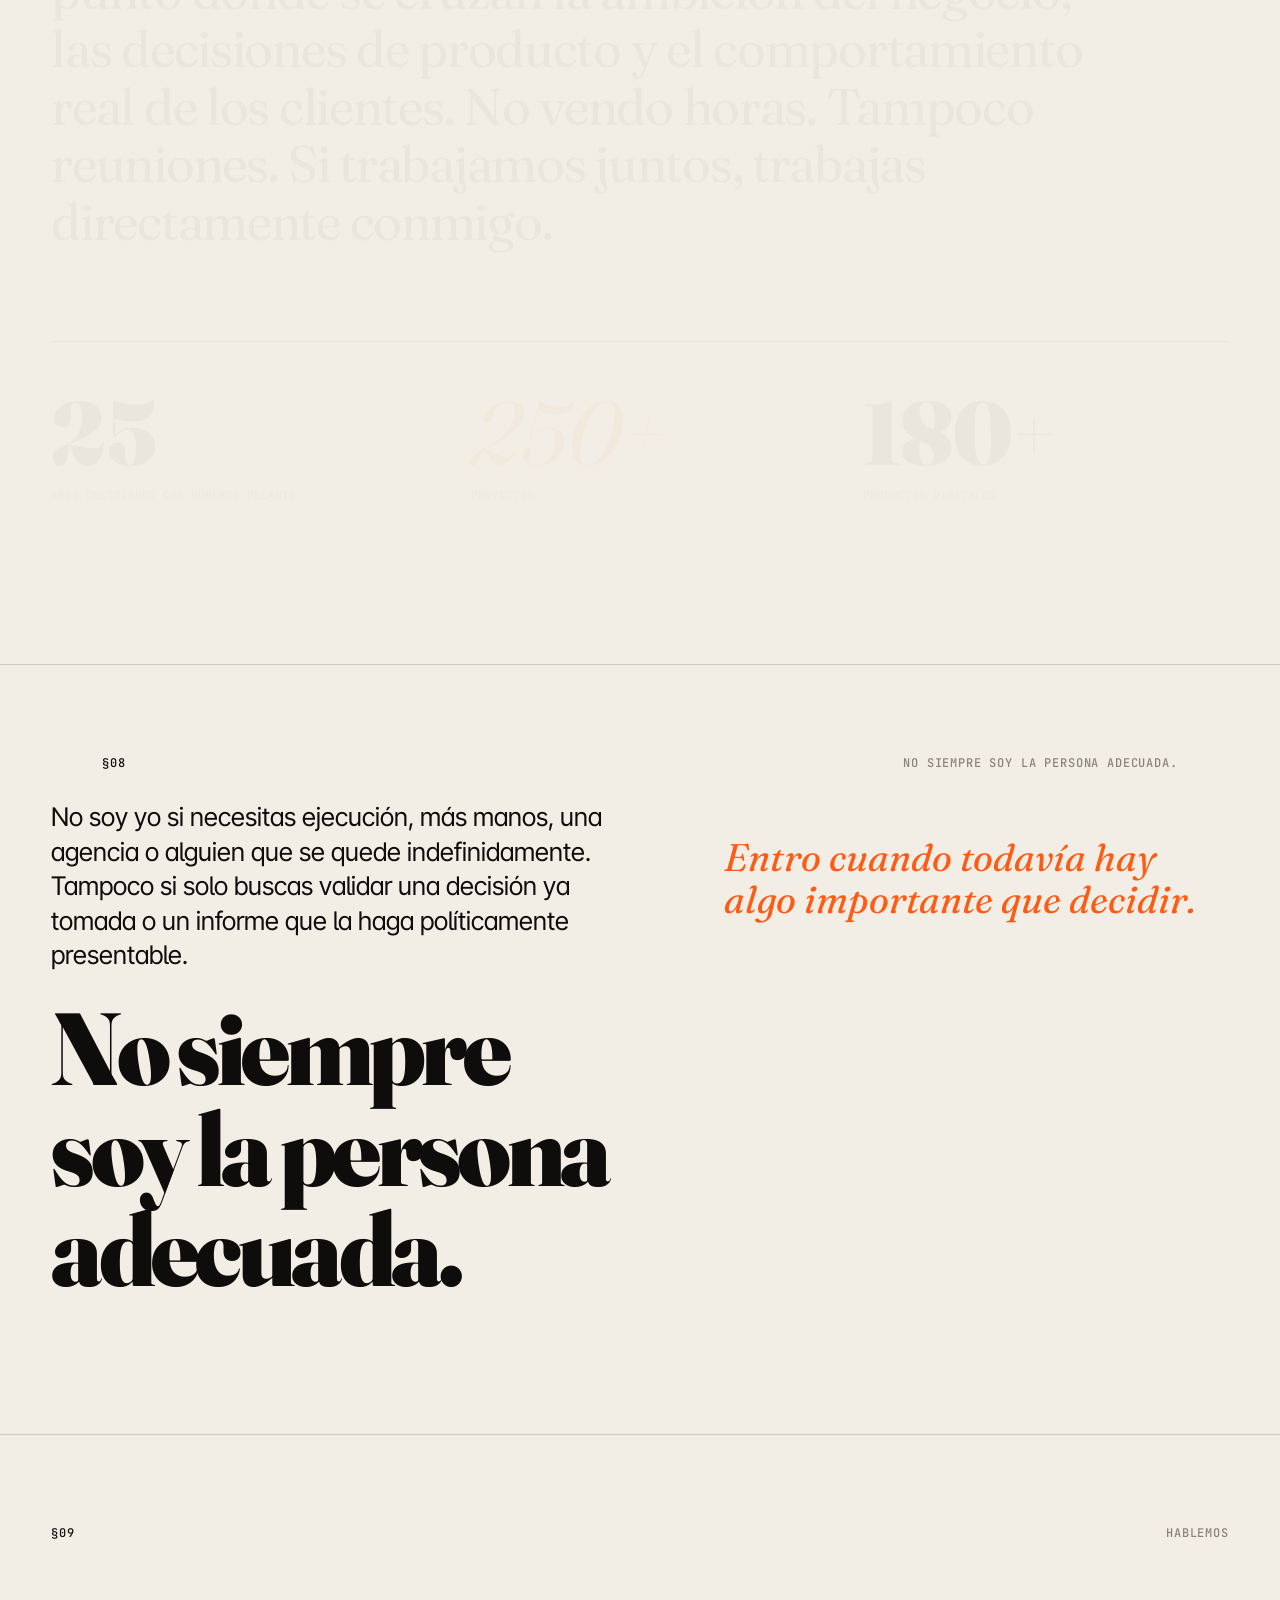
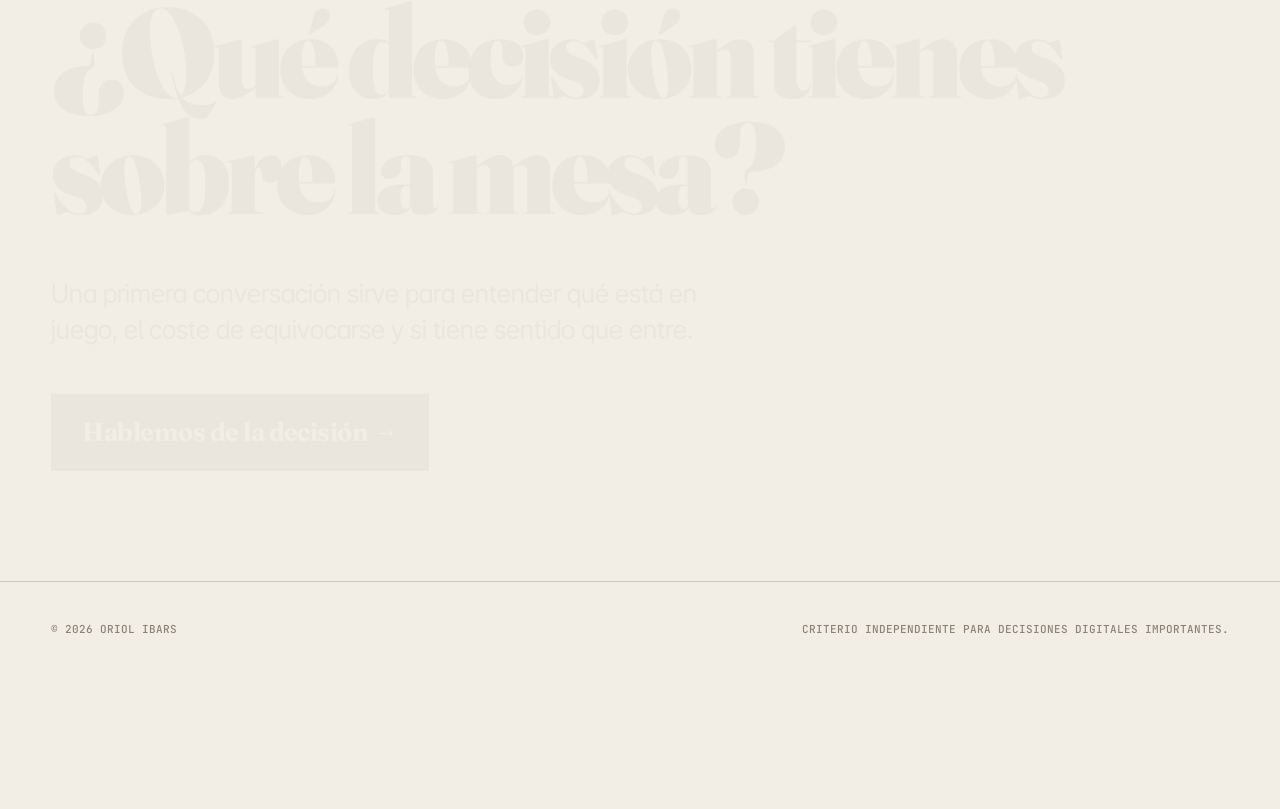
<file: diagnostico.html>
<!doctype html><html lang="es"><head><script async src="https://www.googletagmanager.com/gtag/js?id=G-YMDXPSY12W"></script><script>window.dataLayer=window.dataLayer||[];function gtag(){dataLayer.push(arguments);}gtag('js',new Date());gtag('config','G-YMDXPSY12W');</script><meta charset="utf-8"><meta name="robots" content="noindex,follow"><link rel="canonical" href="https://oriolibars.com/es/"><meta http-equiv="refresh" content="0;url=/es/#work"><title>Oriol Ibars</title></head><body><p><a href="/es/#work">Ver cómo trabajo</a></p></body></html>
</file>
<file: assets/site.css>
:root {
  --paper:#F2EEE6; --ink:#0E0D0B; --dim:#8A8477;
  --rule:rgba(14,13,11,.16); --rule-strong:rgba(14,13,11,.5);
  --accent:#FF5B14; --max:1440px; --pad:clamp(20px,4vw,64px);
  --serif:'Fraunces','Times New Roman',serif;
  --sans:'Inter Tight',system-ui,sans-serif;
  --mono:'JetBrains Mono',ui-monospace,monospace;
  --ease:cubic-bezier(.2,.7,.15,1);
}
*{box-sizing:border-box}
html{scroll-behavior:smooth;background:var(--paper);color:var(--ink);-webkit-font-smoothing:antialiased;text-rendering:optimizeLegibility}
body{margin:0;background:var(--paper);color:var(--ink);font-family:var(--sans);font-size:clamp(17px,1.25vw,21px);line-height:1.4;overflow-x:hidden;font-feature-settings:"ss01","ss02","cv11","calt"}
body::before{content:"";position:fixed;inset:0;z-index:1;pointer-events:none;opacity:.35;mix-blend-mode:multiply;background-image:radial-gradient(rgba(14,13,11,.035) 1px,transparent 1px),radial-gradient(rgba(14,13,11,.025) 1px,transparent 1px);background-size:3px 3px,7px 7px;background-position:0 0,1px 2px}
::selection{background:var(--accent);color:#fff}
a{color:inherit;text-decoration:none}
p,h1,h2,h3{margin-top:0}
em{font-style:italic}
.skip{position:absolute;left:-9999px}.skip:focus{left:20px;top:20px;z-index:100;background:var(--ink);color:var(--paper);padding:12px}
a:focus-visible,select:focus-visible{outline:3px solid var(--accent);outline-offset:4px}

.nav{position:fixed;inset:0 0 auto;z-index:50;display:grid;grid-template-columns:auto 1fr;align-items:center;gap:24px;padding:18px var(--pad);border-bottom:1px solid var(--rule);background:color-mix(in oklab,var(--paper) 86%,transparent);backdrop-filter:blur(8px);font-family:var(--mono);font-size:clamp(12px,.9vw,13px)}
.brand{font-family:var(--serif);font-size:18px;font-weight:600;font-style:italic;letter-spacing:-.01em}
.nav__links{display:flex;align-items:center;justify-content:flex-end;gap:clamp(20px,3vw,48px)}
.nav__links>a:not(.button){color:var(--dim);letter-spacing:.04em;transition:color .2s}.nav__links>a:hover{color:var(--ink)}
.language{border:0;background:transparent;font:600 11px var(--mono);text-transform:uppercase;cursor:pointer;color:var(--ink)}
.button{display:inline-flex;align-items:center;justify-content:center;gap:12px;border:1px solid var(--ink);padding:10px 16px;font-family:var(--mono);font-size:clamp(12px,.9vw,13px);font-weight:600;letter-spacing:.02em;transition:background .25s var(--ease),color .25s var(--ease),transform .25s var(--ease)}
.button:hover{background:var(--ink);color:var(--paper);transform:translateY(-2px)}
.button--accent{padding:20px 30px;background:var(--ink);color:var(--paper);font-family:var(--serif);font-size:clamp(20px,2vw,28px);font-weight:650;letter-spacing:-.02em}.button--accent:hover{background:var(--accent);color:var(--ink)}

main{position:relative;z-index:2}
.section{position:relative;max-width:var(--max);margin:0 auto;padding:clamp(120px,15vh,210px) var(--pad)}
.section+.section{border-top:1px solid var(--rule)}
.eyebrow{position:absolute;top:clamp(82px,10vh,116px);left:var(--pad);right:var(--pad);display:flex;justify-content:space-between;gap:20px;margin:0;font:500 clamp(12px,.9vw,13px) var(--mono);text-transform:uppercase;letter-spacing:.07em;color:var(--dim)}
.eyebrow span:first-child{color:var(--ink)}
h1,h2,h3{font-family:var(--serif);letter-spacing:-.045em}
h1{max-width:1320px;margin:0;font-size:clamp(64px,11vw,176px);font-weight:900;line-height:.92;font-variation-settings:"SOFT" 30,"opsz" 144}
h1 em{color:var(--accent);font-weight:400;font-variation-settings:"SOFT" 80,"opsz" 144}
h2{max-width:1180px;margin:0 0 clamp(60px,10vh,120px);font-size:clamp(48px,8vw,128px);font-weight:300;font-style:italic;line-height:.98}
h2 em{color:var(--accent);font-weight:700}
h3{font-weight:700}
.lede{max-width:790px;font-size:clamp(22px,2.7vw,42px);line-height:1.28;letter-spacing:-.015em}

.hero{min-height:100vh;padding-top:clamp(150px,20vh,230px);padding-bottom:clamp(70px,10vh,120px);display:flex;flex-direction:column;justify-content:space-between}
.hero__foot{display:grid;grid-template-columns:minmax(0,780px) auto;align-items:end;justify-content:space-between;gap:60px;margin-top:clamp(70px,12vh,140px)}
.hero__foot p{margin:0}.hero__signal{max-width:250px;font:600 12px/1.55 var(--mono);text-transform:uppercase;letter-spacing:.06em;color:var(--dim)}
.hero::after{content:"↓";position:absolute;right:var(--pad);bottom:40px;color:var(--accent);font-family:var(--mono);animation:bob 2.4s ease-in-out infinite}
@keyframes bob{50%{transform:translateY(5px)}}

.split{display:grid;grid-template-columns:1.2fr .8fr;gap:clamp(48px,8vw,120px);align-items:end}.split h2{margin:0}.split .lede{margin:0 0 .35em}
.statement{font-family:var(--serif);font-size:clamp(36px,5vw,76px);line-height:1.05}.statement strong{color:var(--accent)}
.moments{list-style:none;padding:0;margin:0;border-top:1px solid var(--ink)}
.moments li{display:grid;grid-template-columns:64px 1fr;gap:20px;padding:clamp(22px,3vh,38px) 0;border-bottom:1px solid var(--rule);font-family:var(--serif);font-size:clamp(23px,2.5vw,36px);line-height:1.15;letter-spacing:-.02em}
.num,.meta{font:500 clamp(11px,.8vw,12px) var(--mono);color:var(--dim);text-transform:uppercase;letter-spacing:.06em}

.offers{display:grid;grid-template-columns:1fr 1fr;border-top:1px solid var(--ink);border-bottom:1px solid var(--rule)}
.offer{display:flex;flex-direction:column;min-height:560px;padding:clamp(38px,5vw,72px) clamp(30px,4vw,64px) clamp(44px,6vw,80px) 0}
.offer+.offer{padding-left:clamp(30px,4vw,64px);border-left:1px solid var(--rule)}
.offer h3{margin:40px 0 34px;font-size:clamp(40px,5vw,76px);line-height:.98}
.offer>p:not(.offer__price){max-width:38ch;color:var(--dim)}
.offer__price{margin:auto 0 0;padding-top:44px;font-family:var(--serif);font-size:clamp(24px,2.5vw,38px);font-style:italic;line-height:1.2;color:var(--accent)}

.approach h2{max-width:1260px;font-size:clamp(64px,10vw,158px);font-weight:900;font-style:normal;line-height:.88}
.approach__copy{display:grid;grid-template-columns:1fr 1fr;gap:clamp(40px,8vw,120px);padding-top:42px;border-top:1px solid var(--ink);font-size:clamp(21px,2vw,30px);line-height:1.35}
.approach__copy p{max-width:38ch}.approach__close{font-family:var(--serif);font-size:clamp(28px,3.2vw,48px);font-style:italic;line-height:1.1;color:var(--accent)}

.decisions{padding-top:clamp(105px,13vh,170px);padding-bottom:clamp(100px,12vh,160px)}
.decisions h2{max-width:900px;margin-bottom:clamp(45px,7vh,75px);font-size:clamp(40px,5.5vw,82px)}
.decisions__list{border-top:1px solid var(--ink)}
.decision{display:grid;grid-template-columns:150px 1fr;padding:clamp(28px,4vh,46px) 0;border-bottom:1px solid var(--rule)}
.decision dl{display:grid;grid-template-columns:repeat(4,1fr);gap:clamp(18px,3vw,42px);margin:0}
.decision dl div{margin:0}.decision dt{margin-bottom:10px;font:600 10px var(--mono);text-transform:uppercase;letter-spacing:.09em;color:var(--dim)}
.decision dd{margin:0;font-size:clamp(15px,1.1vw,18px);line-height:1.45}
.decision dl div:last-child dd{font-family:var(--serif);font-size:clamp(18px,1.4vw,23px);font-style:italic}

.bio{max-width:1050px;font-family:var(--serif);font-size:clamp(30px,4vw,60px);line-height:1.13;letter-spacing:-.025em}
.proof{display:grid;grid-template-columns:repeat(4,1fr);margin-top:clamp(70px,10vh,120px);border-top:1px solid var(--ink);border-bottom:1px solid var(--rule)}
.proof__item{padding:clamp(34px,4vw,58px) 20px clamp(34px,4vw,58px) 0}.proof__item+.proof__item{padding-left:26px;border-left:1px solid var(--rule)}
.proof__value{display:block;font-family:var(--serif);font-size:clamp(58px,7vw,105px);font-weight:900;line-height:.9}.proof__item:nth-child(even) .proof__value{font-weight:400;font-style:italic;color:var(--accent)}
.proof__label{display:block;margin-top:14px;font:500 11px var(--mono);text-transform:uppercase;color:var(--dim)}
.proof--three{grid-template-columns:repeat(3,1fr)}
.rules{display:flex;flex-wrap:wrap;gap:10px;margin-top:50px}.rules span{border:1px solid var(--ink);padding:10px 14px;font:600 11px var(--mono);text-transform:uppercase;letter-spacing:.05em}

.not-fit{display:grid;grid-template-columns:1.05fr .95fr;column-gap:clamp(48px,9vw,130px)}
.not-fit .eyebrow{grid-column:1/-1}
.not-fit h2{grid-row:2/4;margin:0;font-size:clamp(56px,8vw,122px);font-weight:900;font-style:normal}
.not-fit__body{align-self:end;max-width:42ch;font-size:clamp(20px,2vw,30px);line-height:1.35}
.not-fit__close{margin:36px 0 0;font-family:var(--serif);font-size:clamp(27px,3vw,46px);font-style:italic;line-height:1.1;color:var(--accent)}

.cta{text-align:left}.cta h2{max-width:1200px;margin-bottom:50px;font-size:clamp(64px,10vw,160px);font-weight:900;font-style:normal;line-height:.9}.cta p:not(.eyebrow){max-width:650px;margin:0 0 46px;font-size:clamp(21px,2vw,30px)}
.page-hero{min-height:calc(100vh - 1px);padding-top:clamp(150px,20vh,220px)}.page-hero h1{font-size:clamp(70px,12vw,180px)}.page-hero .lede{margin:clamp(50px,8vh,90px) 0}
.contact-options{display:flex;flex-wrap:wrap;gap:14px}
.foot{position:relative;z-index:2;max-width:var(--max);margin:auto;padding:40px var(--pad);border-top:1px solid var(--rule);display:flex;justify-content:space-between;gap:24px;font:500 11px var(--mono);text-transform:uppercase;color:var(--dim)}

.motion-ready .section:not(.hero)>*:not(.eyebrow){opacity:0;transform:translateY(26px);transition:opacity .9s var(--ease),transform 1s var(--ease)}
.motion-ready .section.is-visible>*:not(.eyebrow){opacity:1;transform:none}
.section.is-visible>*:nth-child(3){transition-delay:100ms}.section.is-visible>*:nth-child(4){transition-delay:180ms}
.hero h1{animation:hero-in 1.15s var(--ease) both}.hero__foot{animation:hero-in 1s .25s var(--ease) both}
@keyframes hero-in{from{opacity:0;transform:translateY(30px)}}

@media(max-width:800px){
  .nav{grid-template-columns:1fr auto;padding:14px 20px}.nav__links>a:not(.button){display:none}.nav__links{gap:12px}.brand{font-size:17px}.button{padding:10px 13px}
  .section{padding:105px 20px 84px}.eyebrow{top:72px;left:20px;right:20px;align-items:start}.eyebrow span:last-child{max-width:67%;text-align:right}
  .hero{min-height:100svh;padding-top:135px;padding-bottom:72px}.hero h1{font-size:clamp(58px,17vw,82px);line-height:.92}.hero__foot{display:block;margin-top:58px}.hero__signal{margin-top:40px}.hero::after{display:none}
  h2{font-size:clamp(46px,14vw,72px);margin-bottom:54px}.split{display:block}.split h2{margin-bottom:50px}.lede{font-size:clamp(20px,6vw,28px)}
  .moments li{grid-template-columns:38px 1fr;gap:10px;padding:21px 0;font-size:23px}
  .offers,.proof{grid-template-columns:1fr}.offer{min-height:0;padding:38px 0 54px}.offer+.offer{padding-left:0;border-left:0;border-top:1px solid var(--rule)}.offer__price{margin-top:40px}
  .approach__copy{display:block}.approach__close{margin-top:36px}
  .decision{display:block}.decision .meta{display:block;margin-bottom:22px}.decision dl{grid-template-columns:1fr}.decision dl div+div{padding-top:16px;border-top:1px solid var(--rule)}
  .proof__item{padding:30px 0}.proof__item+.proof__item{padding-left:0;border-left:0;border-top:1px solid var(--rule)}
  .not-fit{display:block}.not-fit h2{margin-bottom:45px}
  .cta h2,.page-hero h1{font-size:clamp(58px,17vw,88px)}.contact-options{display:grid}.foot{display:block}.foot span{display:block;margin-top:8px}
}
@media(prefers-reduced-motion:reduce){html{scroll-behavior:auto}*{animation:none!important;transition:none!important}.motion-ready .section:not(.hero)>*:not(.eyebrow){opacity:1;transform:none}}
</file>
